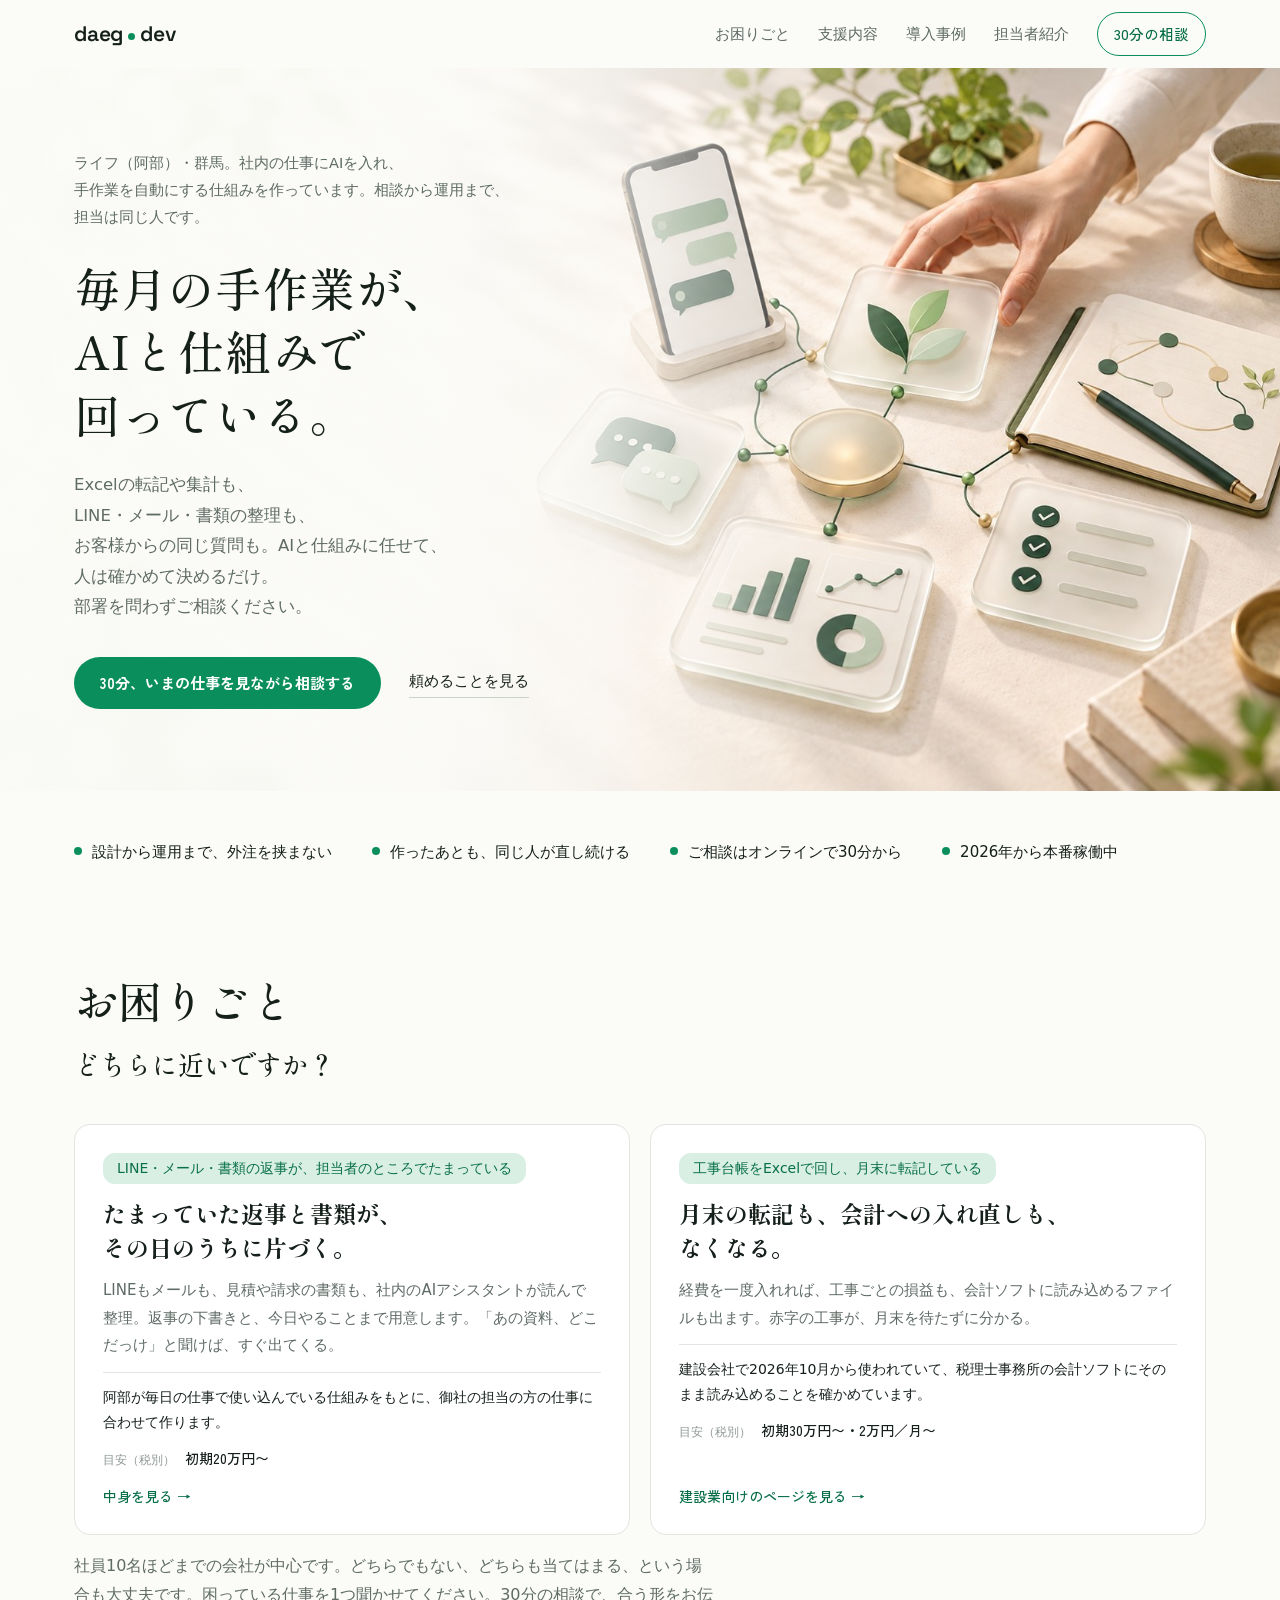
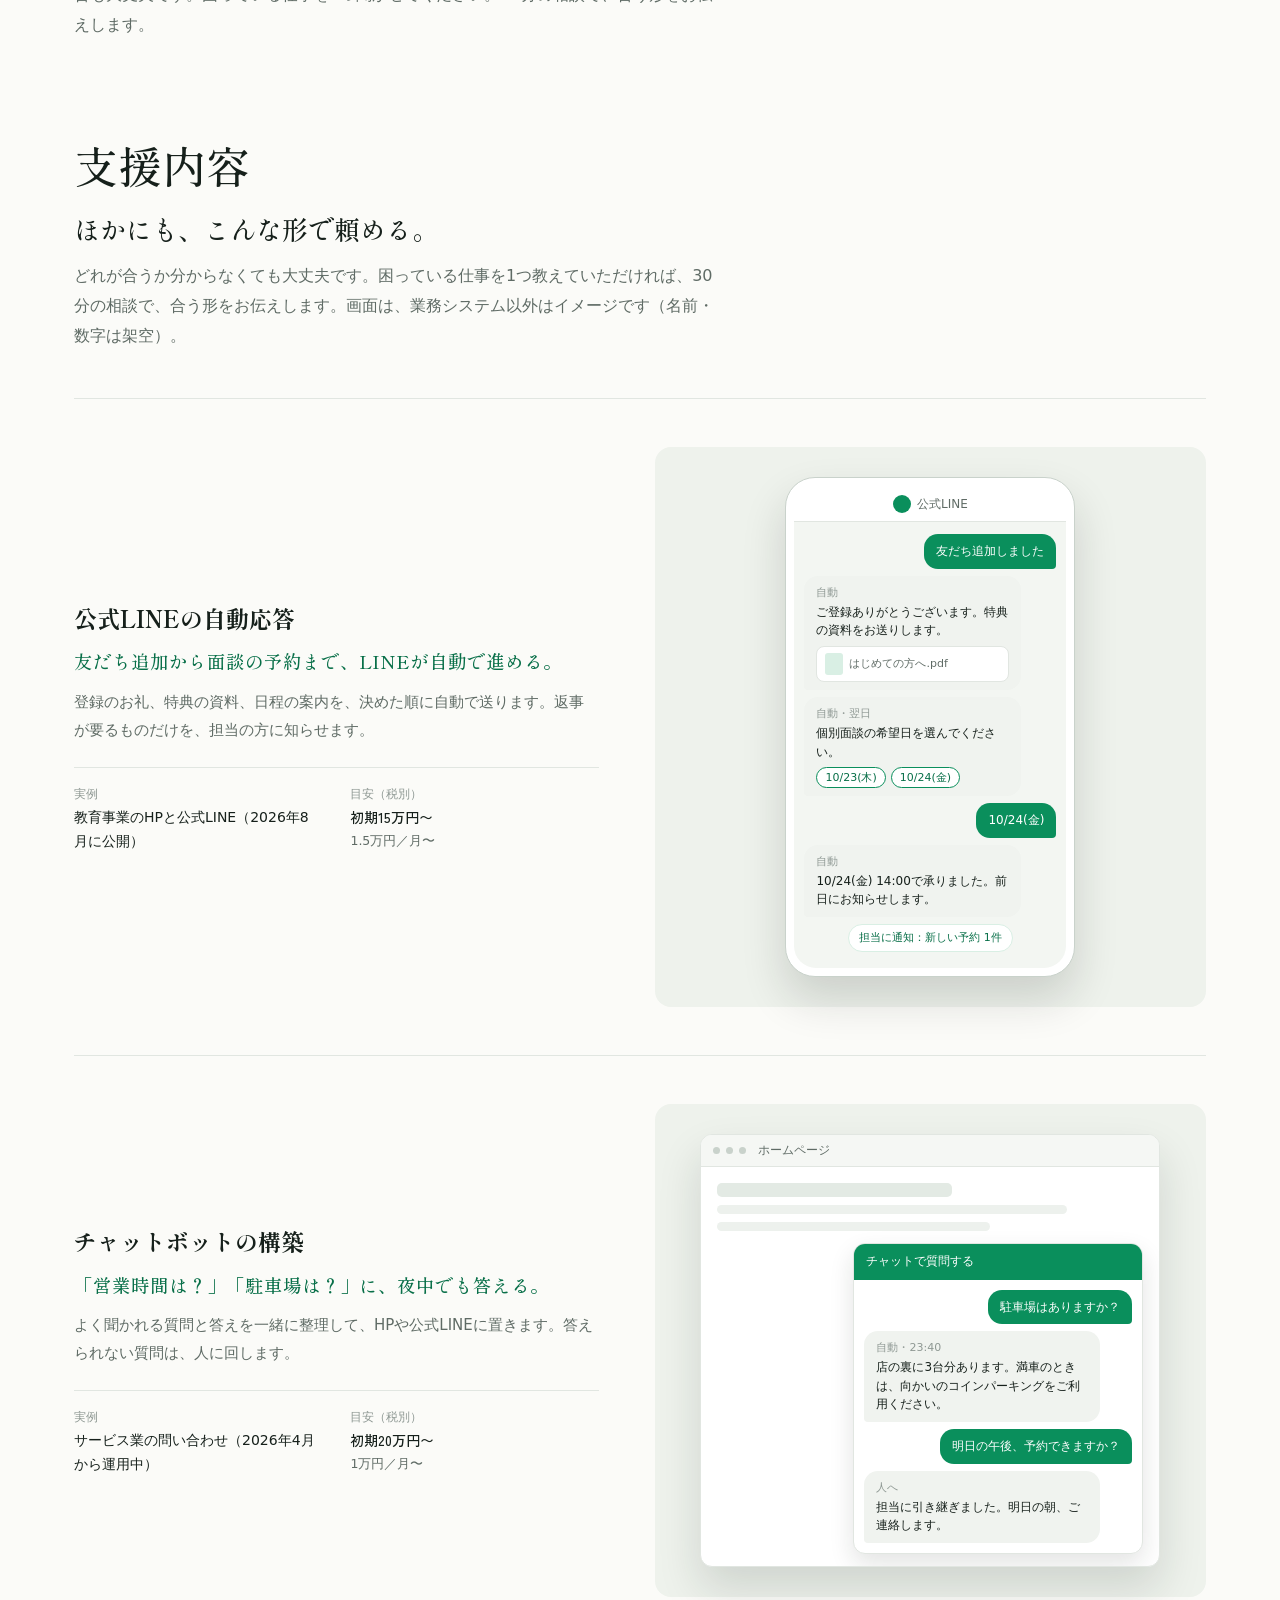
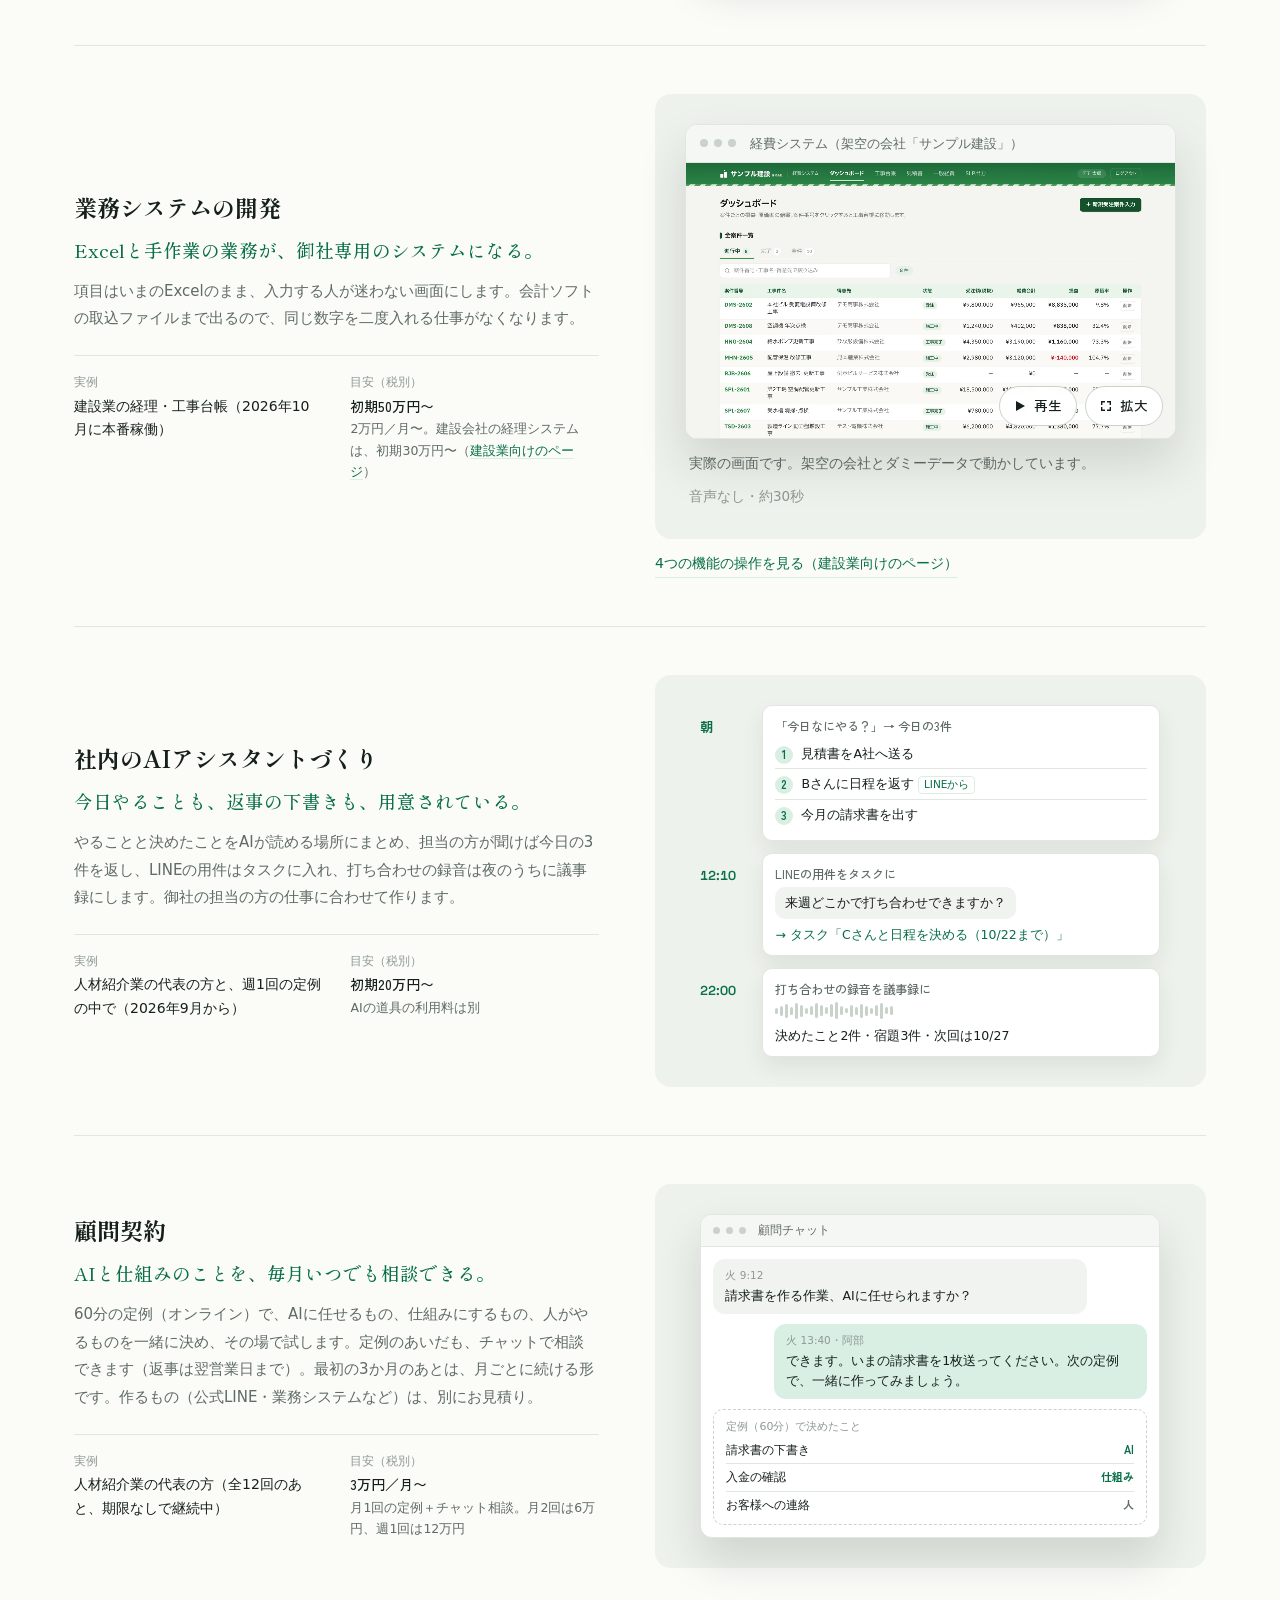
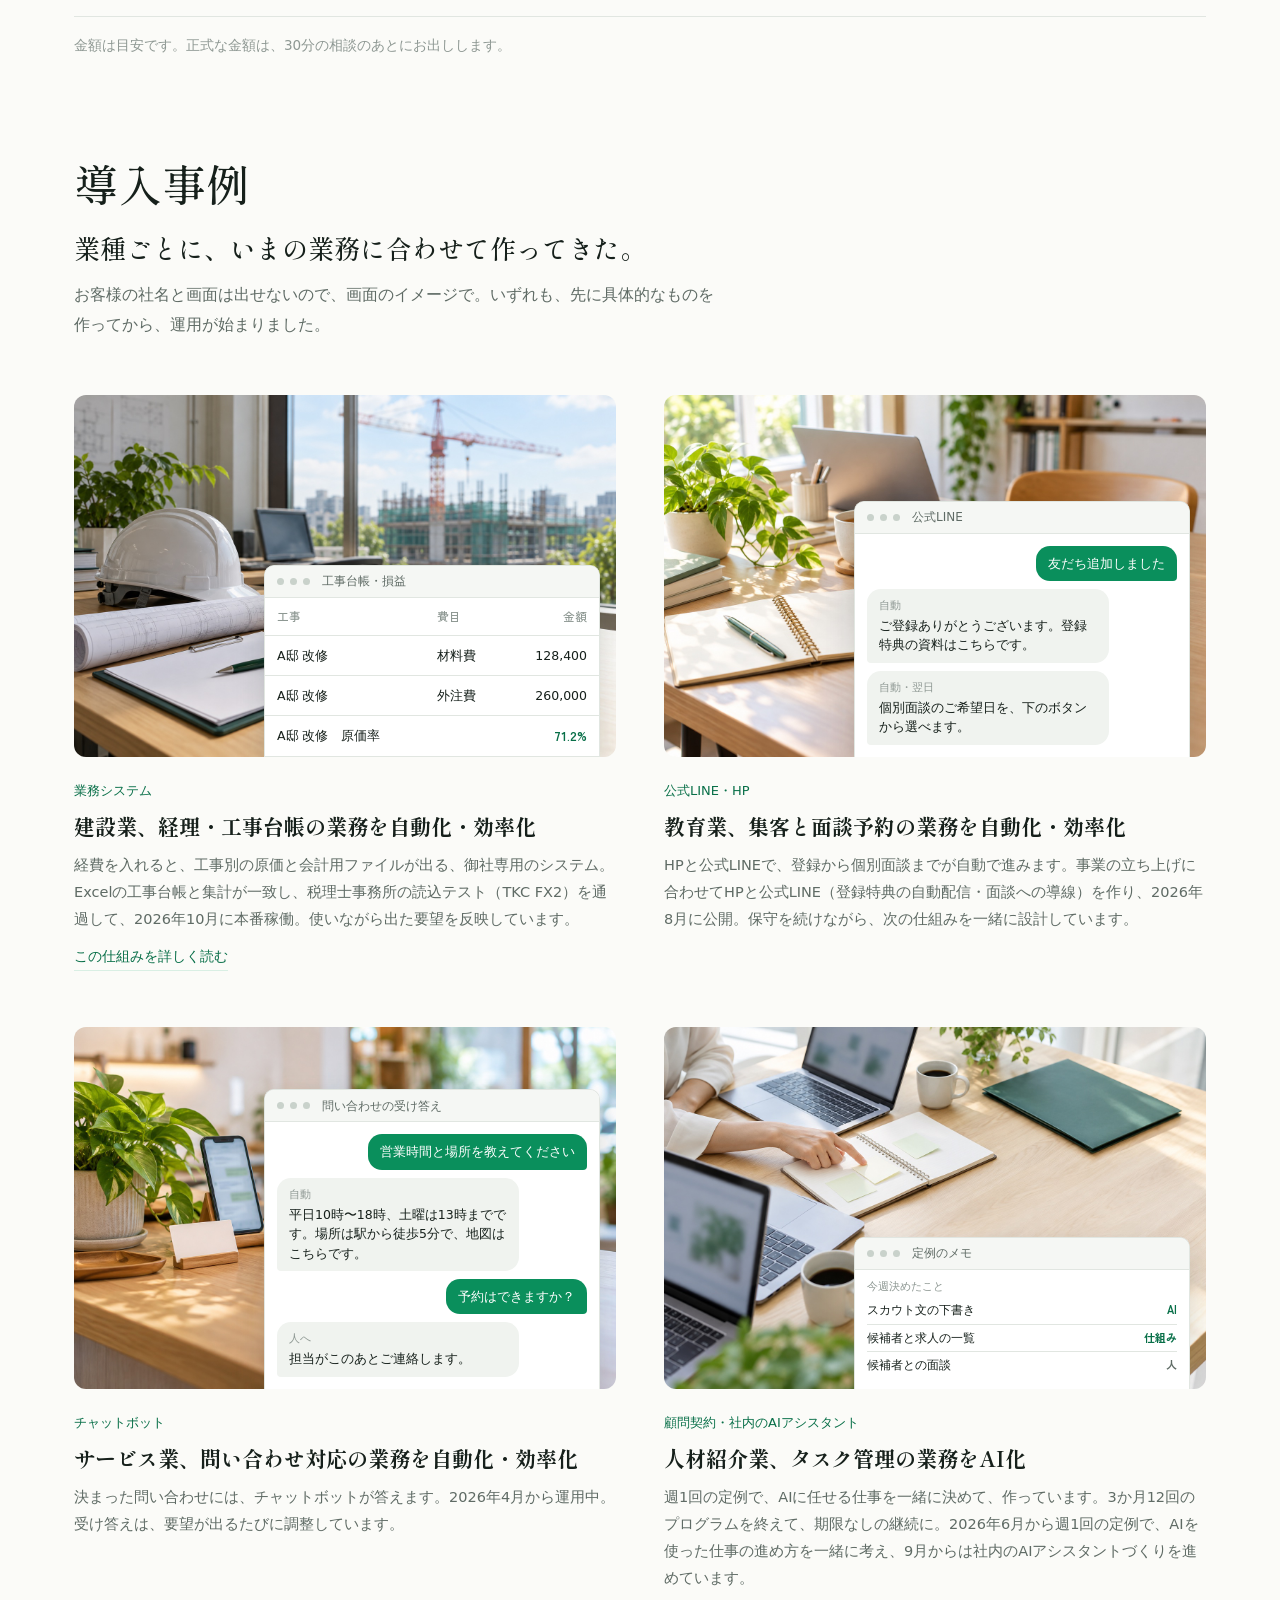
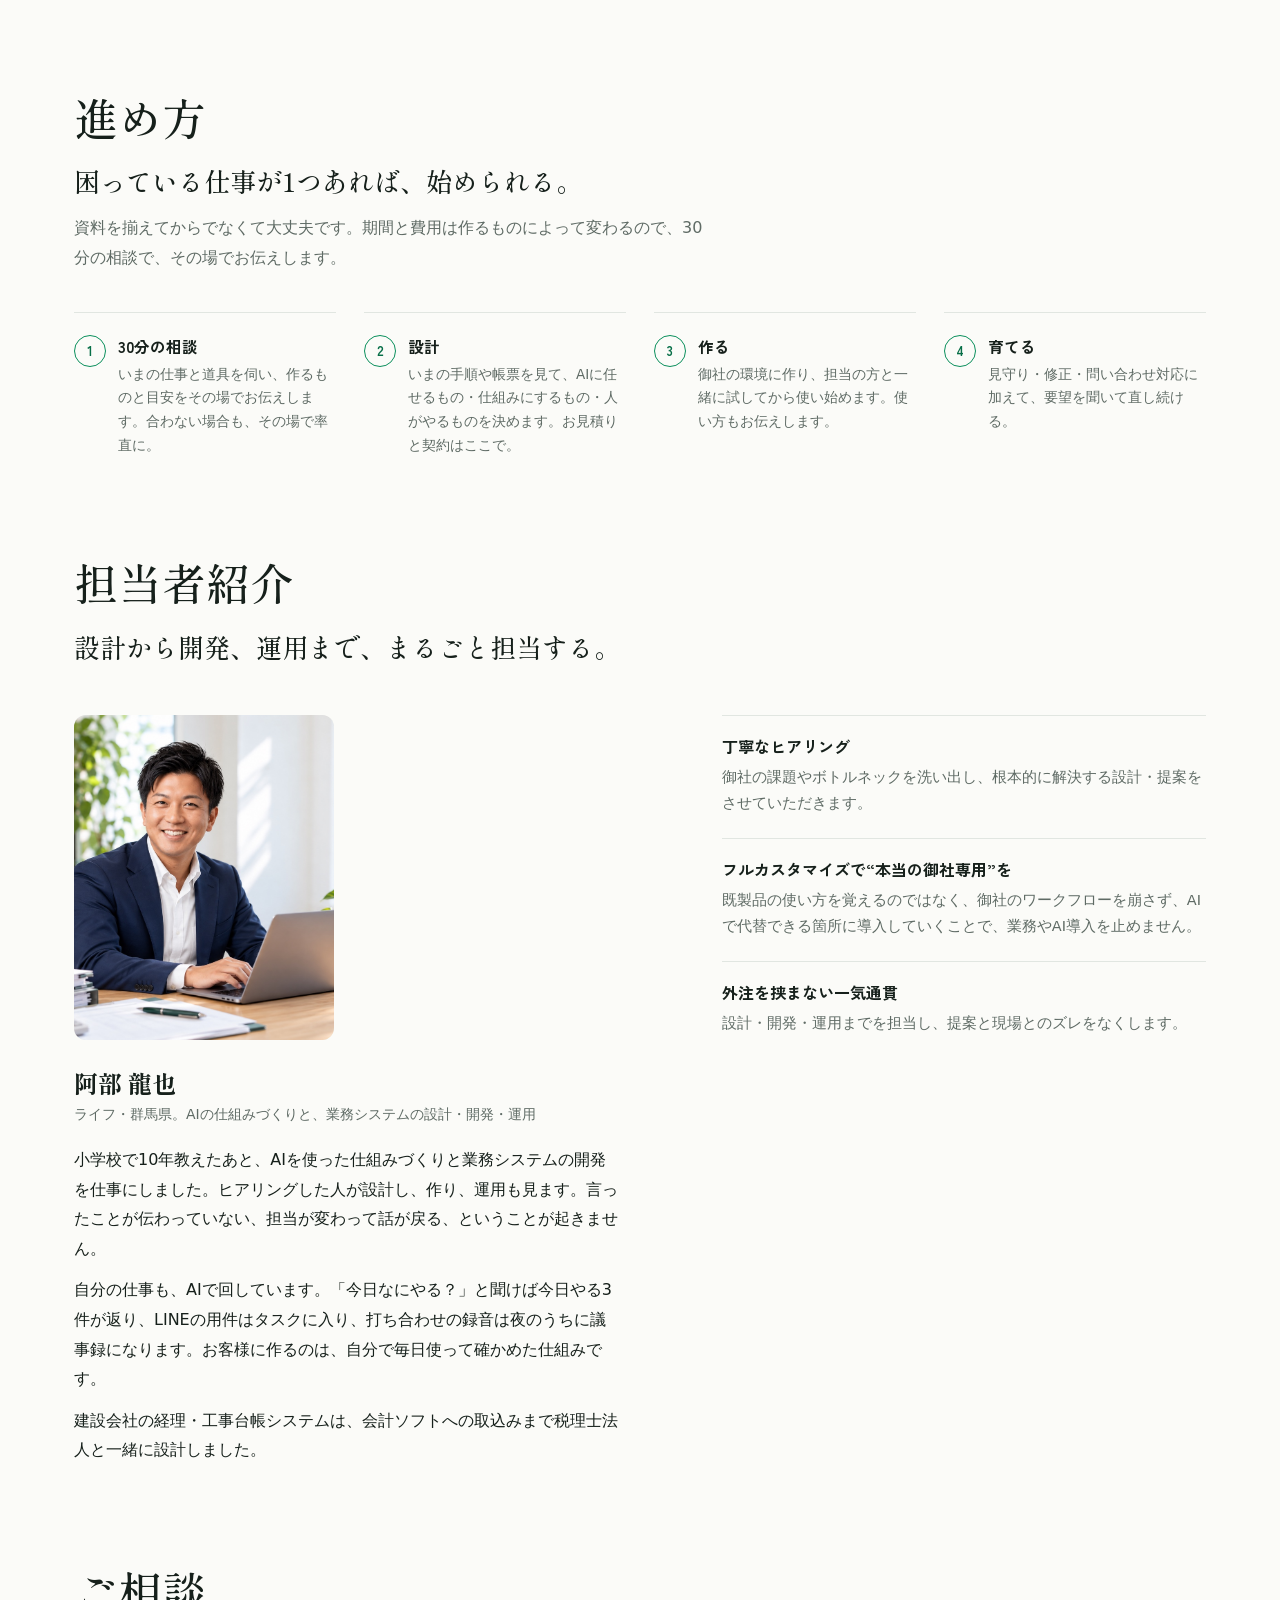
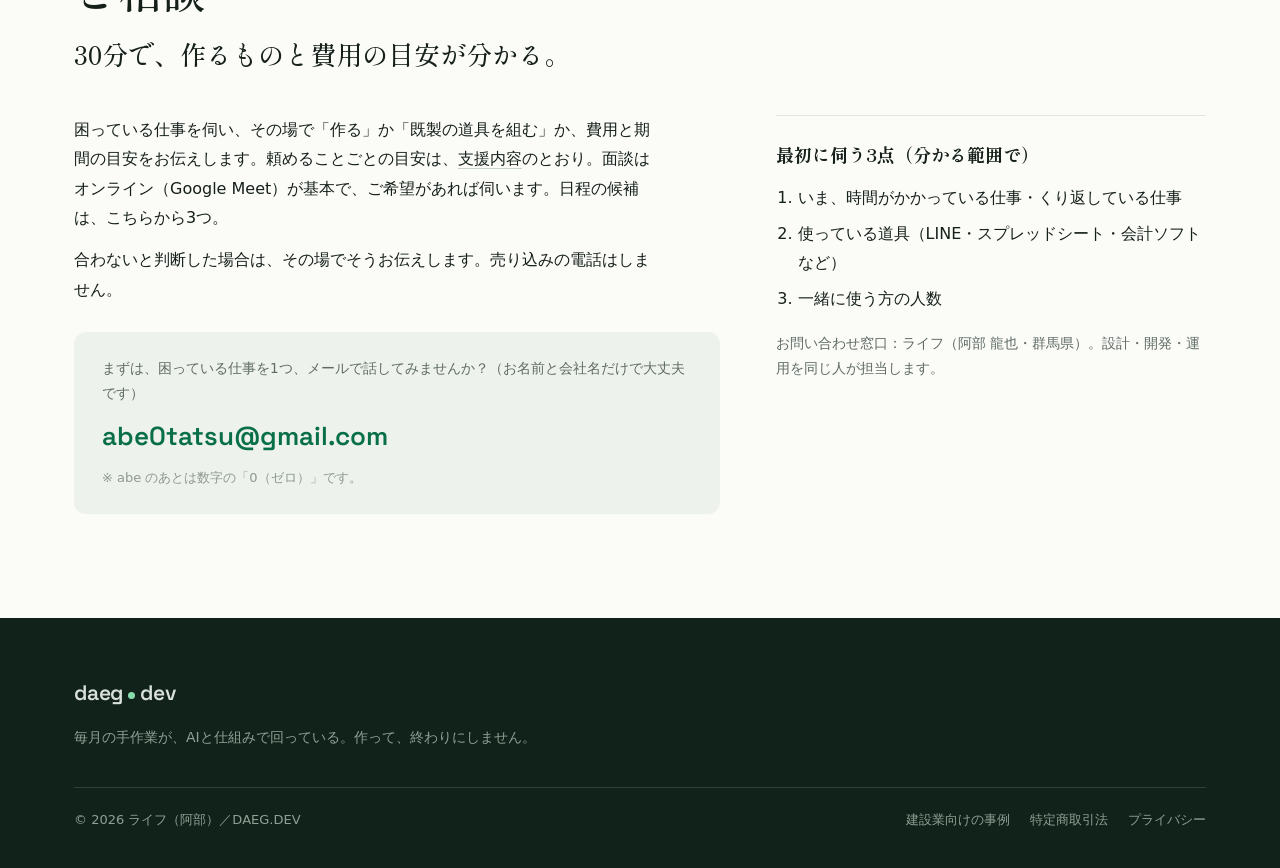
<file: index.html>
<!doctype html>
<html lang="ja">
<head>
  <meta charset="utf-8" />
  <meta name="viewport" content="width=device-width, initial-scale=1, viewport-fit=cover" />
  <title>毎月の手作業が、AIと仕組みで回っている｜ライフ（阿部）</title>
  <meta name="description" content="社内の仕事にAIを入れ、手作業を自動にします。公式LINEの自動応答、チャットボット、業務システムの開発、社内のAIアシスタントづくり、顧問契約まで。御社の仕事に合わせて作り、作ったあとも同じ人が直し続けます。群馬・ライフ（阿部）。" />
  <meta name="robots" content="index,follow" />

  <meta property="og:title" content="毎月の手作業が、AIと仕組みで回っている｜ライフ（阿部）" />
  <meta property="og:description" content="社内の仕事にAIを入れ、手作業を自動にします。公式LINEの自動応答、チャットボット、業務システムの開発、社内のAIアシスタントづくり、顧問契約まで。作ったあとも、同じ人が直し続けます。" />
  <meta property="og:type" content="website" />
  <meta property="og:url" content="https://tr-1103.github.io/daeg-dev/" />
  <link rel="canonical" href="https://tr-1103.github.io/daeg-dev/" />
  <meta property="og:image" content="https://tr-1103.github.io/daeg-dev/assets/images/og-business.png" />
  <meta property="og:image:width" content="1200" />
  <meta property="og:image:height" content="630" />
  <meta name="twitter:card" content="summary_large_image" />

  <link rel="icon" href="./assets/favicon.svg" type="image/svg+xml" />
  <link rel="apple-touch-icon" href="./assets/apple-touch-icon.png" />

  <link rel="preconnect" href="https://fonts.googleapis.com" />
  <link rel="preconnect" href="https://fonts.gstatic.com" crossorigin />
  <link href="https://fonts.googleapis.com/css2?family=Shippori+Mincho+B1:wght@500;700&family=Zen+Kaku+Gothic+New:wght@400;500;700&family=Space+Grotesk:wght@600&display=swap" rel="stylesheet" />

  <style>
    /* ========== トップ（働き方を変える人のポートフォリオ）方向B「白い展示室」 2026-10-17／サービス全般へ 2026-10-19 ==========
       色：生成りがかった白（--bg）に、展示台の薄緑（--mat）と画面の白。差し色は深緑（--green）だけ。
       字：見出し＝Shippori Mincho B1／本文＝Zen Kaku Gothic New。製品ページ（Noto Serif JP＋Noto Sans JP）とは別の顔。
       組み：左寄せ、余白を広く。見出しは、5つの支援がつながる横長の背景画像に重ねる。
       このページは assets/style.css を読まない（製品ページ・法令ページはそのまま）。 */
    :root{
      --bg:#FBFBF8; --mat:#EEF2EC; --screen:#FFFFFF; --bar:#F5F7F4;
      --ink:#16201B; --ink-sub:#5F6B65; --mute:#8E9893; --line:#E1E6E1; --line-strong:#C9D2CB;
      --green:#0A8F5C; --green-deep:#086F48; --green-soft:#D9EFE4; --red:#B4483B;
      --foot:#102219; --foot-text:#D9E0DB; --foot-mute:#8FA096;
      --serif:"Shippori Mincho B1","Hiragino Mincho ProN","Yu Mincho",serif;
      --sans:"Zen Kaku Gothic New","Hiragino Sans","Noto Sans JP",system-ui,sans-serif;
      --logo:"Space Grotesk","Zen Kaku Gothic New",sans-serif;
      --max:1180px;
      color-scheme:light;
    }
    *{box-sizing:border-box}
    html{scroll-behavior:smooth}
    @media (prefers-reduced-motion:reduce){ html{scroll-behavior:auto} }
    body{margin:0;background:var(--bg);color:var(--ink);font-family:var(--sans);font-size:16px;line-height:1.85;-webkit-font-smoothing:antialiased}
    a{color:inherit;text-decoration:none}
    p{margin:0}
    .wrap{max-width:var(--max);margin:0 auto;padding-inline:24px}
    .nb{white-space:nowrap}
    :focus-visible{outline:2px solid var(--green);outline-offset:3px}

    /* ヘッダー */
    .hd{position:sticky;top:0;z-index:5;background:rgba(251,251,248,.9);backdrop-filter:blur(10px);-webkit-backdrop-filter:blur(10px)}
    .hd .wrap{display:flex;align-items:center;justify-content:space-between;height:68px}
    .logo{font-family:var(--logo);font-weight:600;font-size:21px;letter-spacing:-.01em;display:inline-flex;align-items:baseline;gap:5px}
    .logo .dot{width:7px;height:7px;border-radius:50%;background:var(--green);display:inline-block;transform:translateY(-1px)}
    .nav{display:flex;gap:28px;align-items:center;font-size:14.5px;color:var(--ink-sub)}
    .nav a:hover{color:var(--ink)}
    .nav .cta{color:var(--green-deep);border:1px solid var(--green);border-radius:999px;padding:8px 16px;font-weight:500}
    .nav .cta:hover{background:var(--green-soft)}
    @media (max-width:760px){ .nav{gap:18px} .nav a:not(.cta){display:none} }

    /* 見出し */
    .hero{position:relative;isolation:isolate;overflow:hidden;display:grid;align-items:center;min-height:620px;padding:0;background:var(--bg)}
    .hero::after{content:"";position:absolute;inset:0;z-index:-1;pointer-events:none;background:linear-gradient(90deg,rgba(251,251,248,.99) 0%,rgba(251,251,248,.97) 34%,rgba(251,251,248,.76) 47%,rgba(251,251,248,.18) 64%,rgba(251,251,248,0) 78%)}
    .hero-bg{position:absolute;inset:0;z-index:-2;margin:0;pointer-events:none}
    .hero-bg img{display:block;width:100%;height:100%;object-fit:cover;object-position:center center}
    .hero-grid{position:relative;z-index:1;width:100%;padding-block:82px}
    .hero-text{max-width:520px;min-width:0}
    .hero .lead{max-width:25em}
    /* 見出しの文字が最大（50px）になる幅から、1行に「AIに任せる働き方へ。」が収まるよう、文の列を少し広げる（説明文は25emのまま） */
    @media (min-width:1390px){ .hero-text{max-width:560px} }
    /* 1600pxより広い画面：画像を右に寄せて幅を1600pxで止め、左端をぼかす（被写体が見出しの側へ寄ってこないように） */
    @media (min-width:1601px){
      .hero-bg{left:auto;right:0;width:1600px;-webkit-mask-image:linear-gradient(90deg,transparent 0,#000 30%);mask-image:linear-gradient(90deg,transparent 0,#000 30%)}
    }
    @media (max-width:1099px){
      .hero{align-items:start;min-height:900px}
      .hero::after{background:linear-gradient(180deg,rgba(251,251,248,1) 0%,rgba(251,251,248,1) 46%,rgba(251,251,248,.9) 54%,rgba(251,251,248,.2) 69%,rgba(251,251,248,0) 82%)}
      .hero-bg{inset:auto 0 0;height:52%}
      .hero-bg img{object-position:68% center}
      .hero-grid{padding-top:54px;padding-bottom:440px}
      .hero-text{max-width:650px}
      .hero .lead{max-width:36em}
    }
    @media (max-width:520px){
      .hero{min-height:850px}
      .hero::after{background:linear-gradient(180deg,rgba(251,251,248,1) 0%,rgba(251,251,248,1) 51%,rgba(251,251,248,.84) 60%,rgba(251,251,248,.1) 76%,rgba(251,251,248,0) 88%)}
      .hero-bg{height:46%}
      .hero-bg img{object-position:66% center}
      .hero-grid{padding-top:48px;padding-bottom:370px}
    }
    .who{font-size:14.5px;color:var(--ink-sub);margin:0 0 26px}
    h1{font-family:var(--serif);font-weight:500;font-size:clamp(32px,3.6vw,50px);line-height:1.36;letter-spacing:.02em;margin:0}
    .sub{font-family:var(--serif);font-weight:500;font-size:clamp(19px,2.1vw,25px);color:var(--green);margin:22px 0 0;line-height:1.5}
    .lead{font-size:16.5px;color:var(--ink-sub);max-width:36em;margin:26px 0 0}
    .ctas{display:flex;flex-wrap:wrap;gap:18px 28px;align-items:center;margin-top:34px}
    .btn{display:inline-flex;align-items:center;justify-content:center;min-height:52px;padding:0 26px;border-radius:999px;font-weight:700;font-size:15px;line-height:1.3;text-align:center;background:var(--green);color:#fff}
    .btn:hover{background:var(--green-deep)}
    .tlink{font-size:15px;color:var(--ink);border-bottom:1px solid var(--line-strong);padding-bottom:2px}
    .tlink:hover{border-color:var(--green);color:var(--green-deep)}

    /* 頼めることの模式画面（支援内容の各デモでも使う） */
    .collage{background:var(--mat);border-radius:16px;padding:clamp(14px,2vw,24px);display:grid;grid-template-columns:repeat(2,minmax(0,1fr));grid-template-areas:"line task" "line sys" "bot memo";grid-template-rows:auto 1fr auto;gap:clamp(10px,1.4vw,16px);align-items:start}
    .m{min-width:0;background:var(--screen);border:1px solid var(--line);border-radius:10px;box-shadow:0 14px 30px rgba(22,32,27,.10);overflow:hidden}
    .m-line{grid-area:line} .m-task{grid-area:task} .m-sys{grid-area:sys} .m-bot{grid-area:bot} .m-memo{grid-area:memo}
    .m .bar{display:flex;align-items:center;gap:6px;height:30px;padding:0 12px;border-bottom:1px solid var(--line);background:var(--bar);font-size:11.5px;color:var(--ink-sub)}
    .m .bar i{width:7px;height:7px;border-radius:50%;background:var(--line-strong);flex:none}
    .m .bar .t{margin-left:6px;min-width:0;white-space:nowrap;overflow:hidden;text-overflow:ellipsis}
    .m .chat{padding:10px;gap:7px;font-size:12px}
    .m .bub{max-width:88%;padding:7px 10px}
    .chips{display:flex;flex-wrap:wrap;gap:5px}
    .chips span{border:1px solid var(--green);color:var(--green-deep);border-radius:999px;padding:1px 8px;font-size:11px;background:var(--screen)}
    .todo{list-style:none;margin:0;padding:8px 12px 10px;font-size:12.5px;line-height:1.55;counter-reset:t}
    .todo li{counter-increment:t;display:flex;gap:8px;align-items:baseline;padding:5px 0;border-bottom:1px solid var(--line);min-width:0}
    .todo li:last-child{border-bottom:0}
    .todo li::before{content:counter(t);flex:none;width:18px;height:18px;border-radius:50%;background:var(--green-soft);color:var(--green-deep);font-size:11px;font-weight:700;display:grid;place-items:center;font-variant-numeric:tabular-nums;transform:translateY(1px)}
    .todo .tx{min-width:0;flex:1}
    .todo small{display:inline-block;font-size:10.5px;line-height:1.5;color:var(--green-deep);border:1px solid var(--green-soft);border-radius:4px;padding:0 5px;white-space:nowrap}
    .m table{width:100%;border-collapse:collapse;font-size:12px}
    .m th,.m td{padding:6px 12px;text-align:left;border-bottom:1px solid var(--line);white-space:nowrap}
    .m th{color:var(--mute);font-weight:500;font-size:11px}
    .m tr:last-child td{border-bottom:0}
    .m .r{text-align:right;font-variant-numeric:tabular-nums}
    .m .up{color:var(--green-deep);font-weight:700} .m .dn{color:var(--red);font-weight:700}
    .memo{margin:0;padding:8px 12px 10px;font-size:12px;line-height:1.55}
    .memo .h{color:var(--mute);font-size:11px;margin-bottom:2px}
    .memo ul{list-style:none;margin:0;padding:0}
    .memo li{display:flex;justify-content:space-between;gap:8px;padding:4px 0;border-bottom:1px solid var(--line)}
    .memo li:last-child{border-bottom:0}
    .memo li span:first-child{min-width:0;overflow:hidden;text-overflow:ellipsis;white-space:nowrap}
    .memo b{flex:none;font-size:11px;font-weight:700;color:var(--green-deep)}
    .memo b.p{color:var(--ink-sub)}
    @media (max-width:520px){
      .collage{gap:8px;padding:10px;border-radius:12px}
      .m .bar{height:26px;font-size:10.5px;padding:0 9px}
      .m .chat,.todo,.memo{font-size:11px}
      .m .chat{padding:8px}
      .todo,.memo{padding:6px 9px 8px}
      .m th,.m td{padding:5px 8px;font-size:11px}
    }

    /* 動いている画面（架空の会社・ダミーデータで動かした、実際のシステムの画面と操作動画） */
    .vf{position:relative;background:var(--screen);border:1px solid var(--line);border-radius:12px;box-shadow:0 24px 48px rgba(22,32,27,.14);overflow:hidden}
    .vf .bar{display:flex;align-items:center;gap:6px;height:38px;padding:0 14px;border-bottom:1px solid var(--line);background:var(--bar);font-size:12.5px;color:var(--ink-sub)}
    .vf .bar i{width:8px;height:8px;border-radius:50%;background:var(--line-strong);flex:none}
    .vf .bar .t{margin-left:8px;min-width:0;white-space:nowrap;overflow:hidden;text-overflow:ellipsis}
    .vf video,.vf img{display:block;width:100%;height:auto;aspect-ratio:16/9;background:#F4F5F2}
    .vf video{cursor:zoom-in}
    .vf .ctls{position:absolute;right:12px;bottom:12px;display:flex;gap:8px}
    .vf .ctl{display:inline-flex;align-items:center;gap:8px;min-height:40px;padding:0 14px;border:1px solid var(--line-strong);border-radius:999px;background:rgba(255,255,255,.94);color:var(--ink);font:500 13.5px/1 var(--sans);cursor:pointer;-webkit-backdrop-filter:blur(6px);backdrop-filter:blur(6px)}
    .vf .ctl:hover{border-color:var(--green);color:var(--green-deep)}
    .vf .ctl svg{width:12px;height:12px;fill:currentColor;flex:none}
    .cap{display:flex;justify-content:space-between;gap:8px 16px;flex-wrap:wrap;font-size:13.5px;color:var(--ink-sub);margin-top:14px;padding-inline:4px}
    .cap span{display:block}
    .cap span+span{color:var(--mute)}
    @media (max-width:760px){ .vf .ctls{right:8px;bottom:8px;gap:6px} .vf .ctl{min-height:36px;padding:0 11px} }

    /* 大きく見る（クリック・タップで開く） */
    .lb{border:0;padding:0;margin:0;width:100%;max-width:none;height:100%;max-height:none;background:transparent}
    .lb::backdrop{background:rgba(16,34,25,.8)}
    .lb-box{width:min(1240px,calc(100% - 32px));margin:4vh auto 0;background:var(--screen);border-radius:12px;overflow:hidden;box-shadow:0 30px 80px rgba(0,0,0,.4)}
    .lb-bar{display:flex;align-items:center;justify-content:space-between;gap:12px;height:52px;padding:0 8px 0 18px;border-bottom:1px solid var(--line);background:var(--bar);font-size:14.5px;color:var(--ink)}
    .lb-bar span{min-width:0;white-space:nowrap;overflow:hidden;text-overflow:ellipsis}
    .lb-x{flex:none;width:40px;height:40px;border:0;border-radius:50%;background:transparent;color:var(--ink);font:400 26px/1 var(--sans);cursor:pointer}
    .lb-x:hover{background:var(--green-soft)}
    .lb-scr video{display:block;width:100%;height:auto;aspect-ratio:16/9;background:#F4F5F2}
    .lb-hint{display:none;margin:0;padding:8px 16px;font-size:12.5px;color:var(--ink-sub);border-top:1px solid var(--line)}
    @media (max-width:760px){
      .lb-box{width:calc(100% - 16px);margin-top:2vh}
      .lb-scr{overflow-x:auto;-webkit-overflow-scrolling:touch;overscroll-behavior-x:contain}
      .lb-scr video{width:900px;max-width:none}
      .lb-hint{display:block}
    }

    /* 事実：静かな1行 */
    .facts{padding:48px 0 8px}
    .facts ul{list-style:none;margin:0;padding:0;display:flex;flex-wrap:wrap;gap:10px 40px;font-size:15px;color:var(--ink)}
    .facts li{display:flex;gap:10px;align-items:baseline;min-width:0}
    .facts li::before{content:"";width:8px;height:8px;border-radius:50%;background:var(--green);flex:none;transform:translateY(-2px)}

    /* 節の共通 */
    .sec{padding:96px 0 0}
    .sec h2{font-family:var(--serif);font-weight:500;font-size:clamp(30px,3.6vw,44px);line-height:1.35;margin:0;text-wrap:balance}
    .sec .catch{font-family:var(--serif);font-weight:500;font-size:clamp(20px,2.2vw,26px);line-height:1.55;color:var(--ink);max-width:32em;margin:14px 0 0}
    .sec .catch + .sl{margin-top:12px}
    .sec .sl{color:var(--ink-sub);max-width:40em;margin:16px 0 0}
    @media (max-width:760px){ .sec{padding:72px 0 0} }

    /* お困りごと：入口2つ（相手の困りごと→手に入るもの→2文→根拠→目安） */
    .ent{margin-top:40px;display:grid;grid-template-columns:repeat(2,minmax(0,1fr));gap:20px}
    .ent-card{display:flex;flex-direction:column;gap:12px;min-width:0;background:var(--screen);border:1px solid var(--line);border-radius:16px;padding:28px 28px 24px;transition:border-color .2s}
    .ent-card:hover{border-color:var(--green)}
    .ent-card .q{font-size:14px;color:var(--green-deep);background:var(--green-soft);border-radius:12px;padding:4px 14px;align-self:flex-start;line-height:1.6}
    .ent-card .get{font-family:var(--serif);font-weight:700;font-size:clamp(20px,2vw,23px);line-height:1.5;color:var(--ink)}
    .ent-card .d{font-size:15px;color:var(--ink-sub);line-height:1.85}
    .ent-card .proof{font-size:14px;color:var(--ink);line-height:1.75;padding-top:12px;border-top:1px solid var(--line)}
    .ent-card .yen{font-size:14px;font-variant-numeric:tabular-nums;font-weight:500}
    .ent-card .yen span{font-size:12px;color:var(--mute);font-weight:400;margin-right:10px}
    .ent-card .more{margin-top:auto;font-size:14px;color:var(--green-deep);font-weight:500}
    .ent-card .more::after{content:" →"}
    @media (max-width:860px){ .ent{grid-template-columns:1fr} .ent-card{padding:22px 20px 20px} }

    /* 支援内容：頼めること5つ。左に文（名前・起きること・説明・実例と目安）、右にその仕事のデモ */
    .svc{margin-top:48px;border-bottom:1px solid var(--line)}
    .svc article{display:grid;grid-template-columns:minmax(0,1fr) minmax(0,1.05fr);gap:24px 56px;padding:48px 0;border-top:1px solid var(--line);align-items:center}
    .svc .txt,.svc .media{min-width:0}
    .svc h3{font-family:var(--serif);font-weight:700;font-size:23px;line-height:1.5;margin:0}
    .svc .say{font-family:var(--serif);font-weight:500;font-size:18.5px;line-height:1.6;color:var(--green-deep);margin:12px 0 0}
    .svc .d{font-size:15px;color:var(--ink-sub);line-height:1.85;margin-top:12px}
    .svc dl{margin:22px 0 0;display:grid;grid-template-columns:repeat(2,minmax(0,1fr));gap:12px 28px;font-size:14px;line-height:1.7;padding-top:16px;border-top:1px solid var(--line)}
    .svc dt{font-size:12px;color:var(--mute);margin:0}
    .svc dd{margin:2px 0 0}
    .svc dd a{color:var(--green-deep);border-bottom:1px solid var(--green-soft)}
    .svc dd a:hover{border-color:var(--green)}
    .svc .yen{font-variant-numeric:tabular-nums;font-weight:500}
    .svc .yen small{display:block;font-size:12.5px;color:var(--ink-sub);font-weight:400}
    .svc-note{font-size:13.5px;color:var(--mute);margin-top:16px}
    @media (max-width:860px){ .svc article{grid-template-columns:1fr;gap:22px;padding:36px 0} }
    @media (max-width:420px){ .svc dl{grid-template-columns:1fr} }

    /* デモの展示台（薄緑の台に、画面を1つ置く） */
    .stage{background:var(--mat);border-radius:16px;padding:clamp(16px,2.6vw,30px);display:grid;place-items:center;min-height:340px}
    .stage{grid-template-columns:minmax(0,1fr)}
    .stage>*{width:100%;min-width:0}
    .stage .cap{margin-top:12px}
    .media .go{display:inline-block;margin-top:12px;font-size:14px;color:var(--green-deep);border-bottom:1px solid var(--green-soft)}
    .media .go:hover{border-color:var(--green)}
    /* 公式LINE：スマホの画面 */
    .phone{max-width:290px;background:var(--screen);border:1px solid var(--line-strong);border-radius:30px;padding:8px;box-shadow:0 22px 44px rgba(22,32,27,.16)}
    .phone .ph-top{display:flex;align-items:center;justify-content:center;gap:6px;height:36px;font-size:12px;color:var(--ink-sub);border-bottom:1px solid var(--line)}
    .phone .ph-top b{width:18px;height:18px;border-radius:50%;background:var(--green);display:inline-block}
    .phone .chat{background:#F3F6F2;border-radius:0 0 22px 22px;padding:12px 10px 16px;font-size:12px;gap:7px}
    .phone .bub{max-width:86%}
    .file{display:flex;align-items:center;gap:6px;margin-top:6px;padding:6px 8px;border:1px solid var(--line);border-radius:8px;background:var(--screen);font-size:11px;color:var(--ink-sub)}
    .file i{flex:none;width:18px;height:22px;border-radius:3px;background:var(--green-soft);font-style:normal}
    .notice{align-self:center;font-size:11px;color:var(--green-deep);background:var(--screen);border:1px solid var(--green-soft);border-radius:999px;padding:3px 10px}
    /* チャットボット：ホームページ＋右下の質問窓 */
    .site{max-width:460px;background:var(--screen);border:1px solid var(--line);border-radius:12px;overflow:hidden;box-shadow:0 22px 44px rgba(22,32,27,.14)}
    .site .bar{display:flex;align-items:center;gap:6px;height:32px;padding:0 12px;border-bottom:1px solid var(--line);background:var(--bar);font-size:11.5px;color:var(--ink-sub)}
    .site .bar i{width:7px;height:7px;border-radius:50%;background:var(--line-strong);flex:none}
    .site .bar .t{margin-left:6px}
    .site .pg{position:relative;padding:16px 16px 12px;display:grid;gap:8px}
    .sk{height:9px;border-radius:5px;background:#EDF1ED}
    .sk.h{height:14px;width:55%;background:#E3EAE4} .sk.w8{width:82%} .sk.w6{width:64%} .sk.w7{width:72%}
    .widget{margin:4px 0 0 auto;width:min(290px,92%);border:1px solid var(--line);border-radius:12px;overflow:hidden;background:var(--screen);box-shadow:0 10px 24px rgba(22,32,27,.12)}
    .widget .wh{background:var(--green);color:#fff;font-size:11.5px;padding:7px 12px}
    .widget .chat{padding:10px;font-size:12px;gap:7px}
    .widget .bub{max-width:88%}
    /* 社内のAIアシスタント：一日の流れ（朝・昼・夜） */
    .day{list-style:none;margin:0;padding:0;display:grid;gap:12px;max-width:460px}
    .day>li{display:grid;grid-template-columns:52px minmax(0,1fr);gap:10px;align-items:start}
    .day .when{font-family:var(--logo);font-weight:600;font-size:13px;color:var(--green-deep);padding-top:11px;font-variant-numeric:tabular-nums}
    .day .card{min-width:0;background:var(--screen);border:1px solid var(--line);border-radius:10px;padding:10px 12px;box-shadow:0 10px 22px rgba(22,32,27,.08);font-size:12.5px;line-height:1.6}
    .day .card>b{display:block;font-size:12px;color:var(--ink-sub);font-weight:500;margin-bottom:4px}
    .day .todo{padding:0}
    .day .q{background:#F0F3EF;border-radius:10px;padding:6px 10px;display:inline-block}
    .day .to{display:block;margin-top:6px;color:var(--green-deep)}
    .wave{display:flex;align-items:center;gap:2px;height:18px;margin:2px 0 6px}
    .wave i{width:3px;border-radius:2px;background:var(--line-strong)}
    /* 顧問契約：チャットと定例のメモ */
    .thread{max-width:460px;background:var(--screen);border:1px solid var(--line);border-radius:12px;overflow:hidden;box-shadow:0 22px 44px rgba(22,32,27,.14)}
    .thread .bar{display:flex;align-items:center;gap:6px;height:32px;padding:0 12px;border-bottom:1px solid var(--line);background:var(--bar);font-size:11.5px;color:var(--ink-sub)}
    .thread .bar i{width:7px;height:7px;border-radius:50%;background:var(--line-strong);flex:none}
    .thread .bar .t{margin-left:6px}
    .thread .tb{padding:12px;display:grid;gap:10px;font-size:12.5px;line-height:1.6}
    .msg{max-width:86%;padding:8px 12px;border-radius:12px;background:#F0F3EF}
    .msg.abe{justify-self:end;background:var(--green-soft)}
    .msg small{display:block;font-size:10.5px;color:var(--mute);margin-bottom:2px}
    .thread .memo{border:1px dashed var(--line-strong);border-radius:10px;padding:8px 12px 6px}
    /* デモの動き：JSが動き、動きを減らす設定でない時だけ html に .play が付く。付かなければ最初から全部見えている */
    .play [data-step]{opacity:0;transform:translateY(6px);transition:opacity .45s ease,transform .45s ease}
    .play [data-step].in{opacity:1;transform:none}
    @media (max-width:520px){ .stage{min-height:0;padding:14px;border-radius:12px} .phone{max-width:260px} }

    /* 導入事例 */
    .grid{display:grid;grid-template-columns:repeat(2,minmax(0,1fr));gap:56px 48px;margin-top:56px}
    .work{min-width:0}
    .pic{position:relative;border-radius:12px;overflow:hidden;aspect-ratio:3/2;max-width:100%;background:var(--mat)}
    .pic img{display:block;width:100%;height:100%;object-fit:cover}
    .pic .shot{position:absolute;right:16px;bottom:0;width:62%}
    .shot{background:var(--screen);border:1px solid var(--line);border-bottom:0;border-radius:10px 10px 0 0;box-shadow:0 14px 30px rgba(22,32,27,.16);overflow:hidden}
    .shot .bar{display:flex;align-items:center;gap:6px;height:32px;padding:0 12px;border-bottom:1px solid var(--line);background:var(--bar);font-size:12px;color:var(--ink-sub)}
    .shot .bar i{width:7px;height:7px;border-radius:50%;background:var(--line-strong)}
    .shot .bar .t{margin-left:6px}
    .shot table{width:100%;border-collapse:collapse;font-size:12.5px}
    .shot th,.shot td{padding:8px 12px;text-align:left;border-bottom:1px solid var(--line);white-space:nowrap}
    .shot th{color:var(--mute);font-weight:500;font-size:11.5px}
    .shot .r{text-align:right;font-variant-numeric:tabular-nums}
    .shot .ok{color:var(--green-deep);font-weight:700}
    .chat{padding:12px;display:flex;flex-direction:column;gap:8px;font-size:12.5px}
    .bub{max-width:78%;padding:8px 12px;border-radius:14px;line-height:1.55;background:#F0F3EF;color:var(--ink)}
    .bub.me{align-self:flex-end;background:var(--green);color:#fff;border-bottom-right-radius:4px}
    .bub.bot{border-bottom-left-radius:4px}
    .bub small{display:block;font-size:11px;color:var(--mute);margin-bottom:2px}
    .label{margin-top:22px}
    .label .ind{font-size:13px;color:var(--green-deep);margin:0 0 8px}
    .label h3{font-family:var(--serif);font-weight:700;font-size:21px;line-height:1.5;margin:0}
    .label p{font-size:14.5px;color:var(--ink-sub);margin:10px 0 0;line-height:1.85}
    .label .more{display:inline-block;margin-top:12px;font-size:14px;color:var(--green-deep);border-bottom:1px solid var(--green-soft)}
    .label .more:hover{border-color:var(--green)}
    @media (max-width:760px){ .grid{grid-template-columns:1fr;gap:48px;margin-top:40px} .pic .shot{width:72%;right:12px} }

    /* 進め方 */
    .flow ol{list-style:none;margin:40px 0 0;padding:0;display:grid;grid-template-columns:repeat(4,minmax(0,1fr));gap:28px;counter-reset:f}
    .flow li{min-width:0;counter-increment:f;padding-left:44px;position:relative;padding-top:22px;border-top:1px solid var(--line)}
    .flow li::before{content:counter(f);position:absolute;left:0;top:22px;width:30px;height:30px;border-radius:50%;border:1px solid var(--green);color:var(--green-deep);font-size:13px;font-weight:700;display:grid;place-items:center;font-variant-numeric:tabular-nums}
    .flow b{display:block;font-size:15.5px;font-weight:700;line-height:1.5}
    .flow span{display:block;font-size:13.5px;color:var(--ink-sub);margin-top:4px;line-height:1.75}
    @media (max-width:900px){ .flow ol{grid-template-columns:repeat(2,minmax(0,1fr))} }
    @media (max-width:520px){ .flow ol{grid-template-columns:1fr;gap:22px} }

    /* 担当者紹介 */
    .person{display:grid;grid-template-columns:minmax(0,1.1fr) minmax(0,.9fr);gap:56px;margin-top:48px;align-items:start}
    .portrait{margin:0 0 26px;width:min(260px,70%);aspect-ratio:4/5;border-radius:12px;overflow:hidden;background:var(--mat);display:grid;place-items:center}
    .portrait img{display:block;width:100%;height:100%;object-fit:cover;object-position:22% center}
    .person .name{font-family:var(--serif);font-weight:700;font-size:24px;line-height:1.4;margin:0}
    .person .name small{display:block;font-family:var(--sans);font-weight:400;font-size:14px;color:var(--ink-sub);margin-top:6px}
    .person .bio{margin-top:20px;color:var(--ink);max-width:34em}
    .person .bio p + p{margin-top:12px}
    .ways{list-style:none;margin:0;padding:0;display:grid;gap:22px}
    .ways li{padding-top:18px;border-top:1px solid var(--line);min-width:0}
    .ways b{display:block;font-size:16px;font-weight:700;line-height:1.5}
    .ways span{display:block;font-size:14.5px;color:var(--ink-sub);margin-top:6px;line-height:1.8}
    @media (max-width:860px){ .person{grid-template-columns:1fr;gap:36px} }

    /* ご相談 */
    .contact{padding-bottom:104px}
    .cgrid{display:grid;grid-template-columns:minmax(0,1.2fr) minmax(0,.8fr);gap:56px;margin-top:40px;align-items:start}
    .cprose{color:var(--ink);max-width:36em}
    .cprose p + p{margin-top:12px}
    .mail{margin-top:28px;padding:24px 28px;background:var(--mat);border-radius:12px}
    .mail .l{font-size:13.5px;color:var(--ink-sub);margin:0 0 6px}
    .mail a{font-family:var(--logo);font-weight:600;font-size:clamp(20px,2.4vw,26px);color:var(--green-deep);word-break:break-all}
    .mail .z{font-size:13px;color:var(--mute);margin-top:6px}
    .ask{padding-top:22px;border-top:1px solid var(--line)}
    .ask h3{font-family:var(--serif);font-weight:700;font-size:18px;margin:0 0 12px}
    .ask ol{margin:0;padding-left:22px;color:var(--ink)}
    .ask li{margin-bottom:6px}
    .ask .note{font-size:13.5px;color:var(--ink-sub);margin-top:18px}
    @media (max-width:860px){ .cgrid{grid-template-columns:1fr;gap:36px} .contact{padding-bottom:80px} }

    /* フッター */
    .ft{background:var(--foot);color:var(--foot-text);padding:56px 0 36px}
    .ft .top{display:flex;justify-content:space-between;gap:24px;flex-wrap:wrap;align-items:flex-end}
    .ft .logo .dot{background:#86DBAC}
    .ft .tag{font-size:14px;color:var(--foot-mute);margin-top:12px}
    .ft .bottom{display:flex;justify-content:space-between;gap:12px 24px;flex-wrap:wrap;margin-top:36px;padding-top:20px;border-top:1px solid rgba(217,224,219,.16);font-size:13px;color:var(--foot-mute)}
    .ft ul{list-style:none;margin:0;padding:0;display:flex;gap:20px;flex-wrap:wrap}
    .ft ul a:hover{color:var(--foot-text)}
  </style>
</head>
<body>
  <header class="hd">
    <div class="wrap">
      <a class="logo" href="./" aria-label="ページの先頭へ">daeg<span class="dot"></span>dev</a>
      <nav class="nav" aria-label="ページ内">
        <a href="#worries">お困りごと</a>
        <a href="#services">支援内容</a>
        <a href="#works">導入事例</a>
        <a href="#who">担当者紹介</a>
        <a class="cta" href="#contact">30分の相談</a>
      </nav>
    </div>
  </header>

  <main>
    <!-- 見出し：タイトルの左余白を確保した、5つの支援がつながる背景画像 -->
    <section class="hero">
      <figure class="hero-bg">
        <img data-hero-stage src="./assets/images/business/hero-connected-work-wide.jpg" width="1672" height="941" alt="公式LINE、チャットボット、業務システム、社内のAIアシスタント、個別相談がひとつにつながる仕事環境のイメージ" fetchpriority="high" decoding="async" />
      </figure>
      <div class="wrap hero-grid">
        <div class="hero-text">
          <p class="who">ライフ（阿部）・群馬。<span class="nb">社内の仕事にAIを入れ、</span><span class="nb">手作業を自動にする仕組みを作っています。</span><span class="nb">相談から運用まで、</span><span class="nb">担当は同じ人です。</span></p>
          <h1><span class="nb">毎月の手作業が、</span><br /><span class="nb">AIと仕組みで</span><span class="nb">回っている。</span></h1>
          <p class="lead"><span class="nb">Excelの転記や集計も、</span><span class="nb">LINE・メール・書類の整理も、</span><span class="nb">お客様からの同じ質問も。</span><span class="nb">AIと仕組みに任せて、</span><span class="nb">人は確かめて決めるだけ。</span><span class="nb">部署を問わずご相談ください。</span></p>
          <div class="ctas">
            <a class="btn" href="#contact">30分、いまの仕事を見ながら相談する</a>
            <a class="tlink" href="#services">頼めることを見る</a>
          </div>
        </div>
      </div>
    </section>

    <!-- 事実 -->
    <section class="facts" aria-label="事実">
      <div class="wrap">
        <ul>
          <li>設計から運用まで、外注を挟まない</li>
          <li>作ったあとも、同じ人が直し続ける</li>
          <li>ご相談はオンラインで30分から</li>
          <li>2026年から本番稼働中</li>
        </ul>
      </div>
    </section>

    <!-- お困りごと：手に入るものから選ぶ入口2つ（A＝社内のAIアシスタント、B＝建設業の経理） -->
    <section class="sec" id="worries">
      <div class="wrap">
        <h2>お困りごと</h2>
        <p class="catch">どちらに近いですか？</p>
        <div class="ent">
          <a class="ent-card" href="#svc-secretary">
            <p class="q"><span class="nb">LINE・メール・書類の返事が、</span><span class="nb">担当者のところでたまっている</span></p>
            <p class="get"><span class="nb">たまっていた返事と書類が、</span><span class="nb">その日のうちに片づく。</span></p>
            <p class="d">LINEもメールも、見積や請求の書類も、社内のAIアシスタントが読んで整理。返事の下書きと、今日やることまで用意します。「あの資料、どこだっけ」と聞けば、すぐ出てくる。</p>
            <p class="proof">阿部が毎日の仕事で使い込んでいる仕組みをもとに、御社の担当の方の仕事に合わせて作ります。</p>
            <p class="yen"><span>目安（税別）</span>初期20万円〜</p>
            <span class="more">中身を見る</span>
          </a>
          <a class="ent-card" href="./construction/">
            <p class="q"><span class="nb">工事台帳をExcelで回し、</span><span class="nb">月末に転記している</span></p>
            <p class="get"><span class="nb">月末の転記も、</span><span class="nb">会計への入れ直しも、</span><span class="nb">なくなる。</span></p>
            <p class="d">経費を一度入れれば、工事ごとの損益も、会計ソフトに読み込めるファイルも出ます。赤字の工事が、月末を待たずに分かる。</p>
            <p class="proof">建設会社で2026年10月から使われていて、税理士事務所の会計ソフトにそのまま読み込めることを確かめています。</p>
            <p class="yen"><span>目安（税別）</span>初期30万円〜・2万円／月〜</p>
            <span class="more">建設業向けのページを見る</span>
          </a>
        </div>
        <p class="sl">社員10名ほどまでの会社が中心です。どちらでもない、どちらも当てはまる、という場合も大丈夫です。困っている仕事を1つ聞かせてください。30分の相談で、合う形をお伝えします。</p>
      </div>
    </section>

    <!-- 支援内容：頼めること5つ（左に文、右にデモ。画面は業務システム以外イメージ） -->
    <section class="sec" id="services">
      <div class="wrap">
        <h2>支援内容</h2>
        <p class="catch"><span class="nb">ほかにも、</span><span class="nb">こんな形で頼める。</span></p>
        <p class="sl">どれが合うか分からなくても大丈夫です。困っている仕事を1つ教えていただければ、30分の相談で、合う形をお伝えします。画面は、業務システム以外はイメージです（名前・数字は架空）。</p>
        <div class="svc">
          <article id="svc-line">
            <div class="txt">
              <h3>公式LINEの自動応答</h3>
              <p class="say">友だち追加から面談の予約まで、LINEが自動で進める。</p>
              <p class="d">登録のお礼、特典の資料、日程の案内を、決めた順に自動で送ります。返事が要るものだけを、担当の方に知らせます。</p>
              <dl>
                <div><dt>実例</dt><dd>教育事業のHPと公式LINE（2026年8月に公開）</dd></div>
                <div><dt>目安（税別）</dt><dd class="yen" data-price="line">初期15万円〜<small>1.5万円／月〜</small></dd></div>
              </dl>
            </div>
            <div class="media">
              <div class="stage" role="img" aria-label="公式LINEの画面のイメージ。友だち追加のあと、お礼と特典の資料、翌日に面談の希望日の案内が自動で届き、日を選ぶと予約が確定して、担当に通知が届く">
                <div class="phone" aria-hidden="true">
                  <div class="ph-top"><b></b><span>公式LINE</span></div>
                  <div class="chat" data-demo-seq>
                    <div class="bub me" data-step>友だち追加しました</div>
                    <div class="bub bot" data-step><small>自動</small>ご登録ありがとうございます。特典の資料をお送りします。<span class="file"><i></i>はじめての方へ.pdf</span></div>
                    <div class="bub bot" data-step><small>自動・翌日</small>個別面談の希望日を選んでください。<span class="chips" style="margin-top:6px"><span>10/23(木)</span><span>10/24(金)</span></span></div>
                    <div class="bub me" data-step>10/24(金)</div>
                    <div class="bub bot" data-step><small>自動</small>10/24(金) 14:00で承りました。前日にお知らせします。</div>
                    <div class="notice" data-step>担当に通知：新しい予約 1件</div>
                  </div>
                </div>
              </div>
            </div>
          </article>
          <article id="svc-bot">
            <div class="txt">
              <h3>チャットボットの構築</h3>
              <p class="say">「営業時間は？」「駐車場は？」に、夜中でも答える。</p>
              <p class="d">よく聞かれる質問と答えを一緒に整理して、HPや公式LINEに置きます。答えられない質問は、人に回します。</p>
              <dl>
                <div><dt>実例</dt><dd>サービス業の問い合わせ（2026年4月から運用中）</dd></div>
                <div><dt>目安（税別）</dt><dd class="yen" data-price="bot">初期20万円〜<small>1万円／月〜</small></dd></div>
              </dl>
            </div>
            <div class="media">
              <div class="stage" role="img" aria-label="ホームページの右下のチャットボットのイメージ。駐車場の質問には自動で答え、予約の相談は担当に引き継ぐ">
                <div class="site" aria-hidden="true">
                  <div class="bar"><i></i><i></i><i></i><span class="t">ホームページ</span></div>
                  <div class="pg">
                    <div class="sk h"></div><div class="sk w8"></div><div class="sk w6"></div>
                    <div class="widget">
                      <div class="wh">チャットで質問する</div>
                      <div class="chat" data-demo-seq>
                        <div class="bub me" data-step>駐車場はありますか？</div>
                        <div class="bub bot" data-step><small>自動・23:40</small>店の裏に3台分あります。満車のときは、向かいのコインパーキングをご利用ください。</div>
                        <div class="bub me" data-step>明日の午後、予約できますか？</div>
                        <div class="bub bot" data-step><small>人へ</small>担当に引き継ぎました。明日の朝、ご連絡します。</div>
                      </div>
                    </div>
                  </div>
                </div>
              </div>
            </div>
          </article>
          <article id="svc-system">
            <div class="txt">
              <h3>業務システムの開発</h3>
              <p class="say">Excelと手作業の業務が、御社専用のシステムになる。</p>
              <p class="d">項目はいまのExcelのまま、入力する人が迷わない画面にします。会計ソフトの取込ファイルまで出るので、同じ数字を二度入れる仕事がなくなります。</p>
              <dl>
                <div><dt>実例</dt><dd>建設業の経理・工事台帳（2026年10月に本番稼働）</dd></div>
                <div><dt>目安（税別）</dt><dd class="yen" data-price="system">初期50万円〜<small>2万円／月〜。建設会社の経理システムは、初期30万円〜（<a href="./construction/">建設業向けのページ</a>）</small></dd></div>
              </dl>
            </div>
            <div class="media">
              <div class="stage">
                <div>
                  <div class="vf" data-demo data-title="経費システム（架空の会社「サンプル建設」）" data-src-webm="./assets/demo/demo-all.webm" data-src-mp4="./assets/demo/demo-all.mp4">
                    <div class="bar"><i></i><i></i><i></i><span class="t">経費システム（架空の会社「サンプル建設」）</span></div>
                    <div class="scr"><video muted playsinline loop preload="none" width="1600" height="900" poster="./assets/demo/shot-f1-dashboard-list.webp" aria-label="案件ごとの経費と利益、一般経費と現金出納帳、手書きの見積書の読み取り、会計ソフトへの出力を、続けて操作している画面">
                      <source src="./assets/demo/demo-all.mp4" type="video/mp4" />
                      <source src="./assets/demo/demo-all.webm" type="video/webm" />
                    </video></div>
                    <div class="ctls">
                      <button class="ctl" type="button" data-toggle aria-label="動画を再生する"><svg viewBox="0 0 12 12" aria-hidden="true"><path d="M2 1l9 5-9 5z"/></svg><span>再生</span></button>
                      <button class="ctl" type="button" data-zoom aria-label="大きく見る"><svg viewBox="0 0 12 12" aria-hidden="true"><path d="M1 1h4v1.4H2.4V5H1zM7 1h4v4H9.6V2.4H7zM1 7h1.4v2.6H5V11H1zM9.6 7H11v4H7V9.6h2.6z"/></svg><span>拡大</span></button>
                    </div>
                  </div>
                  <p class="cap"><span>実際の画面です。架空の会社とダミーデータで動かしています。</span><span>音声なし・約30秒</span></p>
                </div>
              </div>
              <a class="go" href="./construction/#demo">4つの機能の操作を見る（建設業向けのページ）</a>
            </div>
          </article>
          <article id="svc-secretary">
            <div class="txt">
              <h3><span class="nb">社内のAIアシスタント</span><span class="nb">づくり</span></h3>
              <p class="say">今日やることも、返事の下書きも、用意されている。</p>
              <p class="d">やることと決めたことをAIが読める場所にまとめ、担当の方が聞けば今日の3件を返し、LINEの用件はタスクに入れ、打ち合わせの録音は夜のうちに議事録にします。御社の担当の方の仕事に合わせて作ります。</p>
              <dl>
                <div><dt>実例</dt><dd>人材紹介業の代表の方と、週1回の定例の中で（2026年9月から）</dd></div>
                <div><dt>目安（税別）</dt><dd class="yen" data-price="secretary">初期20万円〜<small>AIの道具の利用料は別</small></dd></div>
              </dl>
            </div>
            <div class="media">
              <div class="stage" role="img" aria-label="社内のAIアシスタントの一日のイメージ。朝、「今日なにやる？」と聞くと今日の3件が返り、昼にLINEの用件がタスクに入り、夜に打ち合わせの録音が議事録になる">
                <ol class="day" aria-hidden="true" data-demo-seq>
                  <li data-step><span class="when">朝</span><div class="card"><b>「今日なにやる？」→ 今日の3件</b><ol class="todo"><li><span class="tx">見積書をA社へ送る</span></li><li><span class="tx">Bさんに日程を返す <small>LINEから</small></span></li><li><span class="tx">今月の請求書を出す</span></li></ol></div></li>
                  <li data-step><span class="when">12:10</span><div class="card"><b>LINEの用件をタスクに</b><span class="q">来週どこかで打ち合わせできますか？</span><span class="to">→ タスク「Cさんと日程を決める（10/22まで）」</span></div></li>
                  <li data-step><span class="when">22:00</span><div class="card"><b>打ち合わせの録音を議事録に</b><div class="wave"><i style="height:6px"></i><i style="height:10px"></i><i style="height:14px"></i><i style="height:8px"></i><i style="height:16px"></i><i style="height:12px"></i><i style="height:6px"></i><i style="height:9px"></i><i style="height:15px"></i><i style="height:11px"></i><i style="height:7px"></i><i style="height:13px"></i><i style="height:17px"></i><i style="height:9px"></i><i style="height:5px"></i><i style="height:12px"></i><i style="height:8px"></i><i style="height:14px"></i><i style="height:10px"></i><i style="height:6px"></i><i style="height:11px"></i><i style="height:16px"></i><i style="height:7px"></i><i style="height:9px"></i></div>決めたこと2件・宿題3件・次回は10/27</div></li>
                </ol>
              </div>
            </div>
          </article>
          <article id="svc-advisor">
            <div class="txt">
              <h3>顧問契約</h3>
              <p class="say"><span class="nb">AIと仕組みのことを、</span><span class="nb">毎月いつでも相談できる。</span></p>
              <p class="d">60分の定例（オンライン）で、AIに任せるもの、仕組みにするもの、人がやるものを一緒に決め、その場で試します。定例のあいだも、チャットで相談できます（返事は翌営業日まで）。最初の3か月のあとは、月ごとに続ける形です。作るもの（公式LINE・業務システムなど）は、別にお見積り。</p>
              <dl>
                <div><dt>実例</dt><dd>人材紹介業の代表の方（全12回のあと、期限なしで継続中）</dd></div>
                <div><dt>目安（税別）</dt><dd class="yen" data-price="advisor">3万円／月〜<small>月1回の定例＋チャット相談。月2回は6万円、週1回は12万円</small></dd></div>
              </dl>
            </div>
            <div class="media">
              <div class="stage" role="img" aria-label="顧問契約のイメージ。チャットで相談すると翌営業日までに返事があり、次の定例で、AIに任せるもの・仕組みにするもの・人がやるものを決める">
                <div class="thread" aria-hidden="true">
                  <div class="bar"><i></i><i></i><i></i><span class="t">顧問チャット</span></div>
                  <div class="tb" data-demo-seq>
                    <div class="msg" data-step><small>火 9:12</small>請求書を作る作業、AIに任せられますか？</div>
                    <div class="msg abe" data-step><small>火 13:40・阿部</small>できます。いまの請求書を1枚送ってください。次の定例で、一緒に作ってみましょう。</div>
                    <div class="memo" data-step>
                      <p class="h">定例（60分）で決めたこと</p>
                      <ul>
                        <li><span>請求書の下書き</span><b>AI</b></li>
                        <li><span>入金の確認</span><b>仕組み</b></li>
                        <li><span>お客様への連絡</span><b class="p">人</b></li>
                      </ul>
                    </div>
                  </div>
                </div>
              </div>
            </div>
          </article>
        </div>
        <p class="svc-note">金額は目安です。正式な金額は、30分の相談のあとにお出しします。</p>
      </div>
    </section>

    <!-- 導入事例 -->
    <section class="sec" id="works">
      <div class="wrap">
        <h2>導入事例</h2>
        <p class="catch"><span class="nb">業種ごとに、</span><span class="nb">いまの業務に合わせて</span><span class="nb">作ってきた。</span></p>
        <p class="sl">お客様の社名と画面は出せないので、画面のイメージで。いずれも、先に具体的なものを作ってから、運用が始まりました。</p>
        <div class="grid">
          <article class="work">
            <div class="pic"><img src="./assets/images/business/work-construction.jpg" width="1536" height="1024" alt="現場事務所の机。ヘルメットと図面、窓の向こうにクレーン" loading="lazy" /><div class="shot" aria-label="工事台帳・損益の画面のイメージ">
              <div class="bar"><i></i><i></i><i></i><span class="t">工事台帳・損益</span></div>
              <table>
                <tr><th>工事</th><th>費目</th><th class="r">金額</th></tr>
                <tr><td>A邸 改修</td><td>材料費</td><td class="r">128,400</td></tr>
                <tr><td>A邸 改修</td><td>外注費</td><td class="r">260,000</td></tr>
                <tr><td>A邸 改修　原価率</td><td></td><td class="r ok">71.2%</td></tr>
              </table>
            </div></div>
            <div class="label">
              <p class="ind">業務システム</p>
              <h3>建設業、経理・工事台帳の業務を自動化・効率化</h3>
              <p>経費を入れると、工事別の原価と会計用ファイルが出る、御社専用のシステム。Excelの工事台帳と集計が一致し、税理士事務所の読込テスト（TKC FX2）を通過して、2026年10月に本番稼働。使いながら出た要望を反映しています。</p>
              <a class="more" href="./construction/">この仕組みを詳しく読む</a>
            </div>
          </article>
          <article class="work">
            <div class="pic"><img src="./assets/images/business/work-education.jpg" width="1536" height="1024" alt="ノートとスマホの公式LINE、お茶と観葉植物のある机" loading="lazy" /><div class="shot" aria-label="公式LINEの画面のイメージ">
              <div class="bar"><i></i><i></i><i></i><span class="t">公式LINE</span></div>
              <div class="chat">
                <div class="bub me">友だち追加しました</div>
                <div class="bub bot"><small>自動</small>ご登録ありがとうございます。登録特典の資料はこちらです。</div>
                <div class="bub bot"><small>自動・翌日</small>個別面談のご希望日を、下のボタンから選べます。</div>
              </div>
            </div></div>
            <div class="label">
              <p class="ind">公式LINE・HP</p>
              <h3>教育業、集客と面談予約の業務を自動化・効率化</h3>
              <p>HPと公式LINEで、登録から個別面談までが自動で進みます。事業の立ち上げに合わせてHPと公式LINE（登録特典の自動配信・面談への導線）を作り、2026年8月に公開。保守を続けながら、次の仕組みを一緒に設計しています。</p>
            </div>
          </article>
          <article class="work">
            <div class="pic"><img src="./assets/images/business/work-service.jpg" width="1536" height="1024" alt="店の受付カウンター。スマホの画面と呼び鈴" loading="lazy" /><div class="shot" aria-label="問い合わせの受け答えの画面のイメージ">
              <div class="bar"><i></i><i></i><i></i><span class="t">問い合わせの受け答え</span></div>
              <div class="chat">
                <div class="bub me">営業時間と場所を教えてください</div>
                <div class="bub bot"><small>自動</small>平日10時〜18時、土曜は13時までです。場所は駅から徒歩5分で、地図はこちらです。</div>
                <div class="bub me">予約はできますか？</div>
                <div class="bub bot"><small>人へ</small>担当がこのあとご連絡します。</div>
              </div>
            </div></div>
            <div class="label">
              <p class="ind">チャットボット</p>
              <h3>サービス業、問い合わせ対応の業務を自動化・効率化</h3>
              <p>決まった問い合わせには、チャットボットが答えます。2026年4月から運用中。受け答えは、要望が出るたびに調整しています。</p>
            </div>
          </article>
          <article class="work">
            <div class="pic"><img src="./assets/images/business/work-recruit.jpg" width="1536" height="1024" alt="打ち合わせの机。2台のノートPCと、ノートを指す手" loading="lazy" /><div class="shot" aria-label="定例のメモの画面のイメージ">
              <div class="bar"><i></i><i></i><i></i><span class="t">定例のメモ</span></div>
              <div class="memo">
                <p class="h">今週決めたこと</p>
                <ul>
                  <li><span>スカウト文の下書き</span><b>AI</b></li>
                  <li><span>候補者と求人の一覧</span><b>仕組み</b></li>
                  <li><span>候補者との面談</span><b class="p">人</b></li>
                </ul>
              </div>
            </div></div>
            <div class="label">
              <p class="ind">顧問契約・社内のAIアシスタント</p>
              <h3>人材紹介業、タスク管理の業務をAI化</h3>
              <p>週1回の定例で、AIに任せる仕事を一緒に決めて、作っています。3か月12回のプログラムを終えて、期限なしの継続に。2026年6月から週1回の定例で、AIを使った仕事の進め方を一緒に考え、9月からは社内のAIアシスタントづくりを進めています。</p>
            </div>
          </article>
        </div>
      </div>
    </section>

    <!-- 進め方 -->
    <section class="sec" id="flow">
      <div class="wrap">
        <h2>進め方</h2>
        <p class="catch"><span class="nb">困っている仕事が</span><span class="nb">1つあれば、</span><span class="nb">始められる。</span></p>
        <p class="sl">資料を揃えてからでなくて大丈夫です。期間と費用は作るものによって変わるので、30分の相談で、その場でお伝えします。</p>
        <div class="flow">
          <ol>
            <li><b>30分の相談</b><span>いまの仕事と道具を伺い、作るものと目安をその場でお伝えします。合わない場合も、その場で率直に。</span></li>
            <li><b>設計</b><span>いまの手順や帳票を見て、AIに任せるもの・仕組みにするもの・人がやるものを決めます。お見積りと契約はここで。</span></li>
            <li><b>作る</b><span>御社の環境に作り、担当の方と一緒に試してから使い始めます。使い方もお伝えします。</span></li>
            <li><b>育てる</b><span>見守り・修正・問い合わせ対応に加えて、要望を聞いて直し続ける。</span></li>
          </ol>
        </div>
      </div>
    </section>

    <!-- 担当者紹介 -->
    <section class="sec" id="who">
      <div class="wrap">
        <h2>担当者紹介</h2>
        <p class="catch"><span class="nb">設計から開発、</span><span class="nb">運用まで、</span><span class="nb">まるごと担当する。</span></p>
        <div class="person">
          <div>
            <figure class="portrait"><img src="./assets/images/business/hero-photo-with-abe.jpg" width="1672" height="941" alt="阿部龍也の仕事中のポートレート" loading="lazy" /></figure>
            <p class="name">阿部 龍也<small>ライフ・群馬県。AIの仕組みづくりと、業務システムの設計・開発・運用</small></p>
            <div class="bio">
              <p>小学校で10年教えたあと、AIを使った仕組みづくりと業務システムの開発を仕事にしました。ヒアリングした人が設計し、作り、運用も見ます。言ったことが伝わっていない、担当が変わって話が戻る、ということが起きません。</p>
              <p>自分の仕事も、AIで回しています。「今日なにやる？」と聞けば今日やる3件が返り、LINEの用件はタスクに入り、打ち合わせの録音は夜のうちに議事録になります。お客様に作るのは、自分で毎日使って確かめた仕組みです。</p>
              <p>建設会社の経理・工事台帳システムは、会計ソフトへの取込みまで税理士法人と一緒に設計しました。</p>
            </div>
          </div>
          <ul class="ways">
            <li><b>丁寧なヒアリング</b><span>御社の課題やボトルネックを洗い出し、根本的に解決する設計・提案をさせていただきます。</span></li>
            <li><b>フルカスタマイズで“本当の御社専用”を</b><span>既製品の使い方を覚えるのではなく、御社のワークフローを崩さず、AIで代替できる箇所に導入していくことで、業務やAI導入を止めません。</span></li>
            <li><b>外注を挟まない一気通貫</b><span>設計・開発・運用までを担当し、提案と現場とのズレをなくします。</span></li>
          </ul>
        </div>
      </div>
    </section>

    <!-- ご相談 -->
    <section class="sec contact" id="contact">
      <div class="wrap">
        <h2>ご相談</h2>
        <p class="catch"><span class="nb">30分で、</span><span class="nb">作るものと</span><span class="nb">費用の目安が</span><span class="nb">分かる。</span></p>
        <div class="cgrid">
          <div>
            <div class="cprose">
              <p>困っている仕事を伺い、その場で「作る」か「既製の道具を組む」か、費用と期間の目安をお伝えします。頼めることごとの目安は、<a href="#services" style="border-bottom:1px solid var(--line-strong)">支援内容</a>のとおり。面談はオンライン（Google Meet）が基本で、ご希望があれば伺います。日程の候補は、こちらから3つ。</p>
              <p>合わないと判断した場合は、その場でそうお伝えします。売り込みの電話はしません。</p>
            </div>
            <div class="mail">
              <p class="l">まずは、困っている仕事を1つ、メールで話してみませんか？（お名前と会社名だけで大丈夫です）</p>
              <a href="mailto:abe0tatsu@gmail.com?subject=%E3%81%94%E7%9B%B8%E8%AB%87">abe0tatsu@gmail.com</a>
              <p class="z">※ abe のあとは数字の「0（ゼロ）」です。</p>
            </div>
          </div>
          <div class="ask">
            <h3>最初に伺う3点（分かる範囲で）</h3>
            <ol>
              <li>いま、時間がかかっている仕事・くり返している仕事</li>
              <li>使っている道具（LINE・スプレッドシート・会計ソフトなど）</li>
              <li>一緒に使う方の人数</li>
            </ol>
            <p class="note">お問い合わせ窓口：ライフ（阿部 龍也・群馬県）。設計・開発・運用を同じ人が担当します。</p>
          </div>
        </div>
      </div>
    </section>
  </main>

  <footer class="ft">
    <div class="wrap">
      <div class="top">
        <div>
          <a class="logo" href="./">daeg<span class="dot"></span>dev</a>
          <p class="tag">毎月の手作業が、AIと仕組みで回っている。作って、終わりにしません。</p>
        </div>
      </div>
      <div class="bottom">
        <p>© 2026 ライフ（阿部）／DAEG.DEV</p>
        <ul>
          <li><a href="./construction/">建設業向けの事例</a></li>
          <li><a href="./legal/tokushoho.html">特定商取引法</a></li>
          <li><a href="./legal/privacy.html">プライバシー</a></li>
        </ul>
      </div>
    </div>
  </footer>
  <dialog class="lb" aria-label="画面を大きく見る">
    <div class="lb-box">
      <div class="lb-bar"><span></span><button class="lb-x" type="button" aria-label="閉じる">×</button></div>
      <div class="lb-scr"><video muted playsinline loop controls preload="none"></video></div>
      <p class="lb-hint">横にスワイプすると、画面の右側も見られます。</p>
    </div>
  </dialog>
  <script>
    (function () {
      var reduce = window.matchMedia && matchMedia('(prefers-reduced-motion: reduce)').matches;
      var c = navigator.connection || {};
      var saving = c.saveData === true || /(^|-)2g$/.test(c.effectiveType || '');
      var still = reduce || saving; // 静止画のまま：自動では再生せず、ボタンで見る
      var frames = document.querySelectorAll('.vf[data-demo], .vf[data-clip]');
      var dlg = document.querySelector('.lb'), lbv = dlg.querySelector('video'), lbt = dlg.querySelector('.lb-bar span');
      var PAUSE = '<rect x="1" y="1" width="3.5" height="10"/><rect x="7.5" y="1" width="3.5" height="10"/>', PLAY = '<path d="M2 1l9 5-9 5z"/>';
      function label(btn, playing, isDemo) {
        btn.setAttribute('aria-label', playing ? '動画を一時停止する' : '動画を再生する');
        btn.querySelector('span').textContent = playing ? '一時停止' : (isDemo ? '再生' : '操作を見る');
        btn.querySelector('svg').innerHTML = playing ? PAUSE : PLAY;
      }
      var openFrame = null;
      // f：動画の枠（.vf）。data-title／data-src-* を持つ
      function openLB(f) {
        openFrame = f;
        lbt.textContent = f.getAttribute('data-title') || '';
        lbv.innerHTML = '';
        [['data-src-mp4', 'video/mp4'], ['data-src-webm', 'video/webm']].forEach(function (a) {
          var u = f.getAttribute(a[0]);
          if (!u) return;
          var s = document.createElement('source'); s.src = u; s.type = a[1]; lbv.appendChild(s);
        });
        var pv = f.querySelector('video');
        lbv.poster = f.getAttribute('data-poster') || (pv ? pv.poster : '');
        lbv.load();
        dlg.showModal();
        var p = lbv.play(); if (p && p.catch) p.catch(function () {});
      }
      dlg.addEventListener('click', function (e) { if (e.target === dlg) dlg.close(); });
      dlg.querySelector('.lb-x').addEventListener('click', function () { dlg.close(); });
      dlg.addEventListener('close', function () {
        lbv.pause(); lbv.innerHTML = ''; lbv.removeAttribute('src'); lbv.load();
        if (openFrame && openFrame._resume) openFrame._resume();
        openFrame = null;
      });
      frames.forEach(function (f) {
        var v = f.querySelector('video'), btn = f.querySelector('[data-toggle]'), zoom = f.querySelector('[data-zoom]');
        var isDemo = f.hasAttribute('data-demo');
        var manual = false, visible = false; // manual：利用者が止めた／自分で再生した
        function play() { var p = v.play(); if (p && p.catch) p.catch(function () {}); }
        f._resume = function () { if (!still && visible && !manual) play(); };
        f._pause = function () { v.pause(); };
        btn.addEventListener('click', function () { if (v.paused) { manual = false; play(); } else { manual = true; v.pause(); } });
        zoom.addEventListener('click', function () { v.pause(); openLB(f); });
        v.addEventListener('click', function () { v.pause(); openLB(f); });
        v.addEventListener('play', function () { label(btn, true, isDemo); });
        v.addEventListener('pause', function () { label(btn, false, isDemo); });
        label(btn, false, isDemo);
        if (still || !('IntersectionObserver' in window)) return;
        new IntersectionObserver(function (es) {
          es.forEach(function (e) {
            visible = e.isIntersecting && e.intersectionRatio >= 0.5;
            if (visible) { if (!manual && !dlg.open) play(); }
            else if (!v.paused) v.pause();
          });
        }, { threshold: [0, 0.5] }).observe(f);
      });
      // 支援内容のデモ：画面に入ったら、吹き出しやカードを1つずつ出し、少し置いてから最初に戻す。
      // 画面から外れたら止めて、全部見えている状態に戻す（動きを減らす設定では動かさない）
      if (!reduce && 'IntersectionObserver' in window) {
        document.documentElement.classList.add('play');
        document.querySelectorAll('[data-demo-seq]').forEach(function (box) {
          var steps = [].slice.call(box.querySelectorAll('[data-step]'));
          var i = 0, timer = null, on = false;
          function showAll() { steps.forEach(function (x) { x.classList.add('in'); }); }
          function reset() { steps.forEach(function (x) { x.classList.remove('in'); }); i = 0; }
          function tick() {
            if (!on) return;
            if (i < steps.length) { steps[i].classList.add('in'); i++; timer = setTimeout(tick, i === steps.length ? 3600 : 1100); }
            else { reset(); timer = setTimeout(tick, 700); }
          }
          showAll();
          new IntersectionObserver(function (es) {
            es.forEach(function (e) {
              if (e.isIntersecting && e.intersectionRatio >= 0.45) { if (!on) { on = true; reset(); timer = setTimeout(tick, 300); } }
              else if (on) { on = false; clearTimeout(timer); showAll(); }
            });
          }, { threshold: [0, 0.45] }).observe(box);
        });
      }
    })();
  </script>
</body>
</html>
</file>
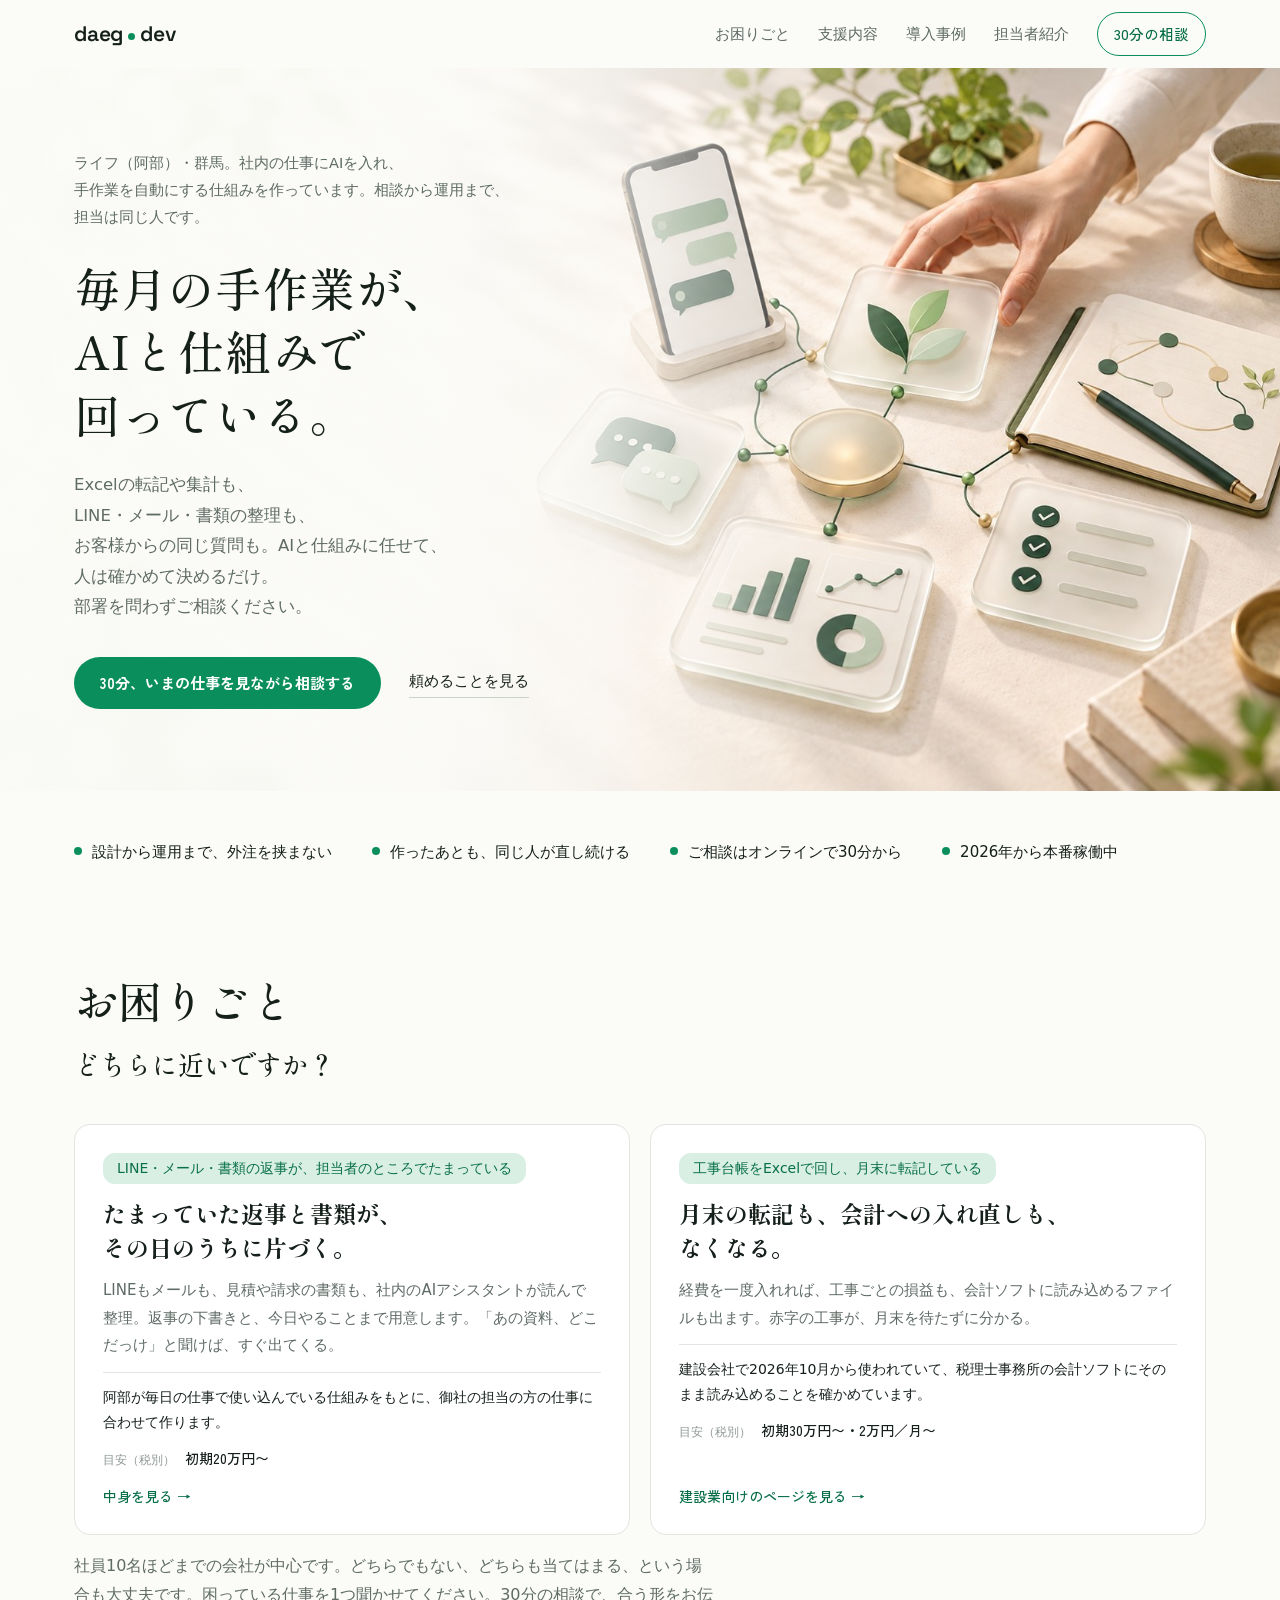
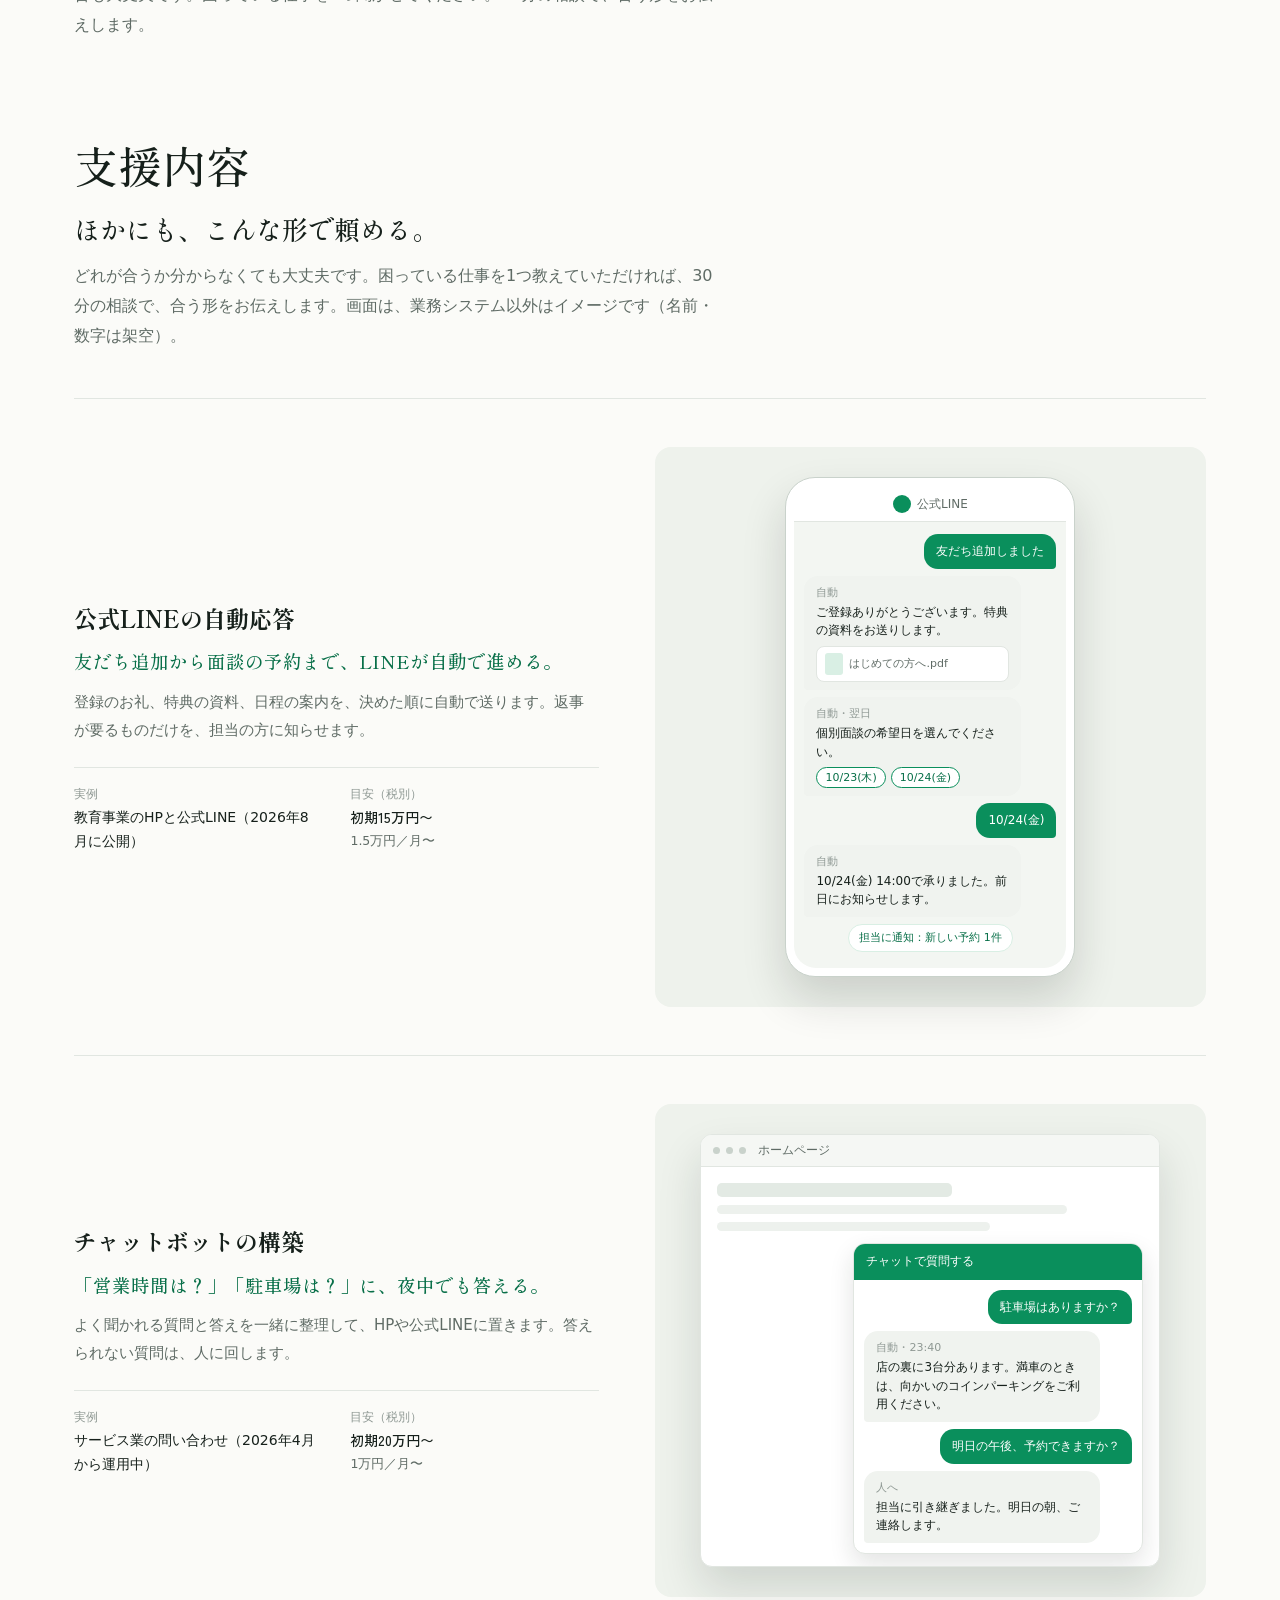
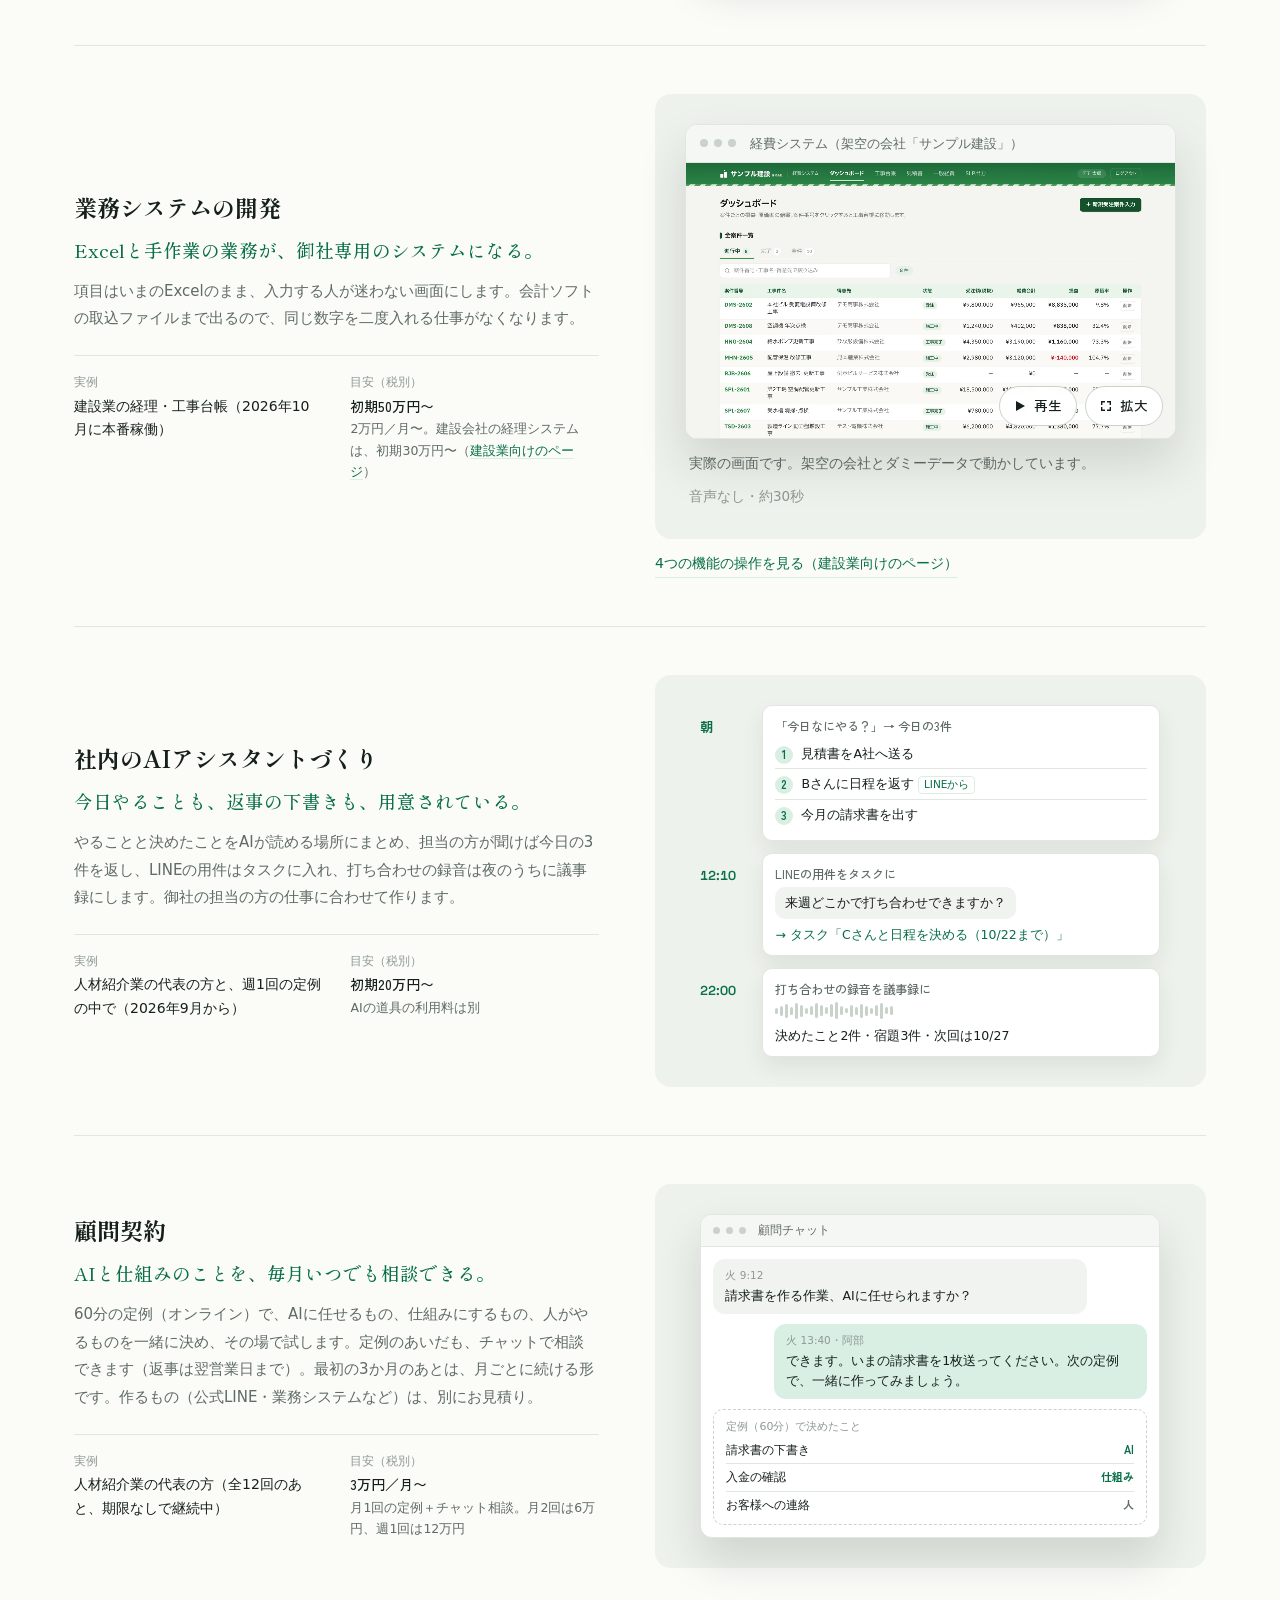
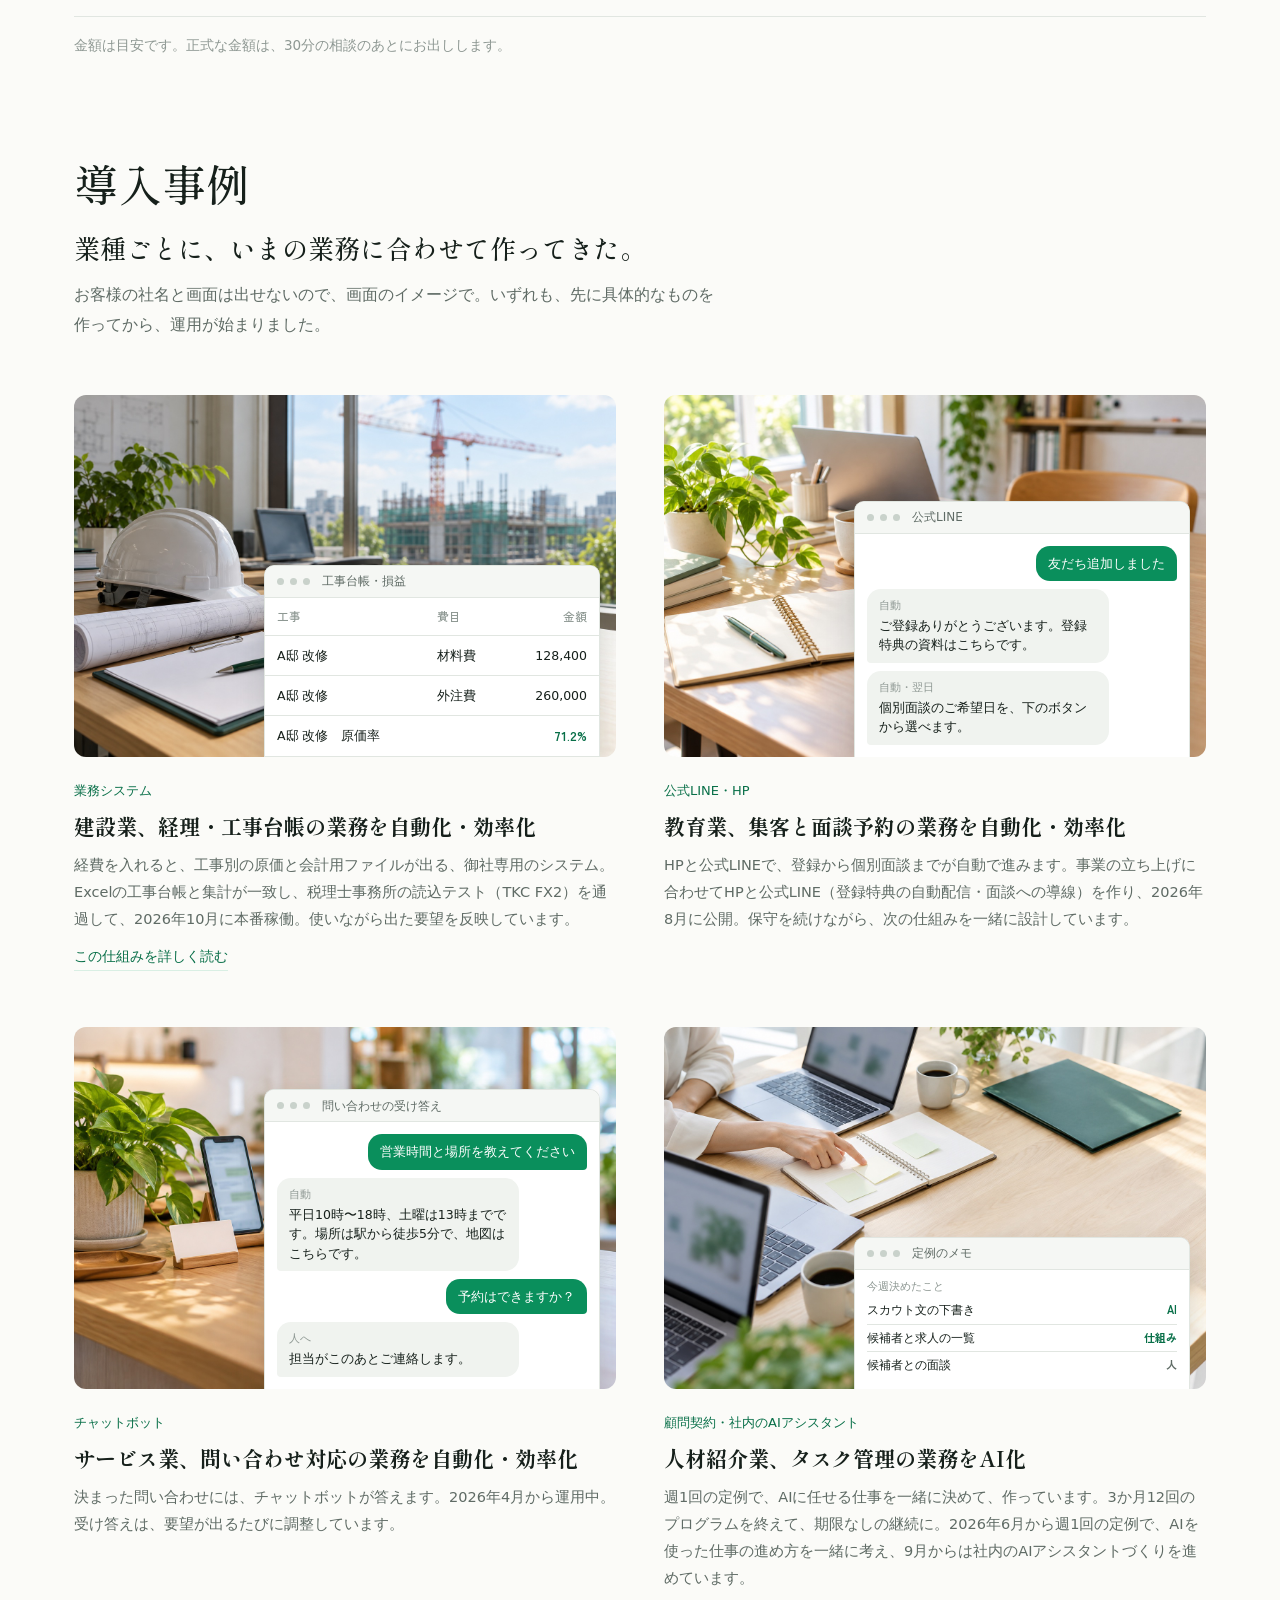
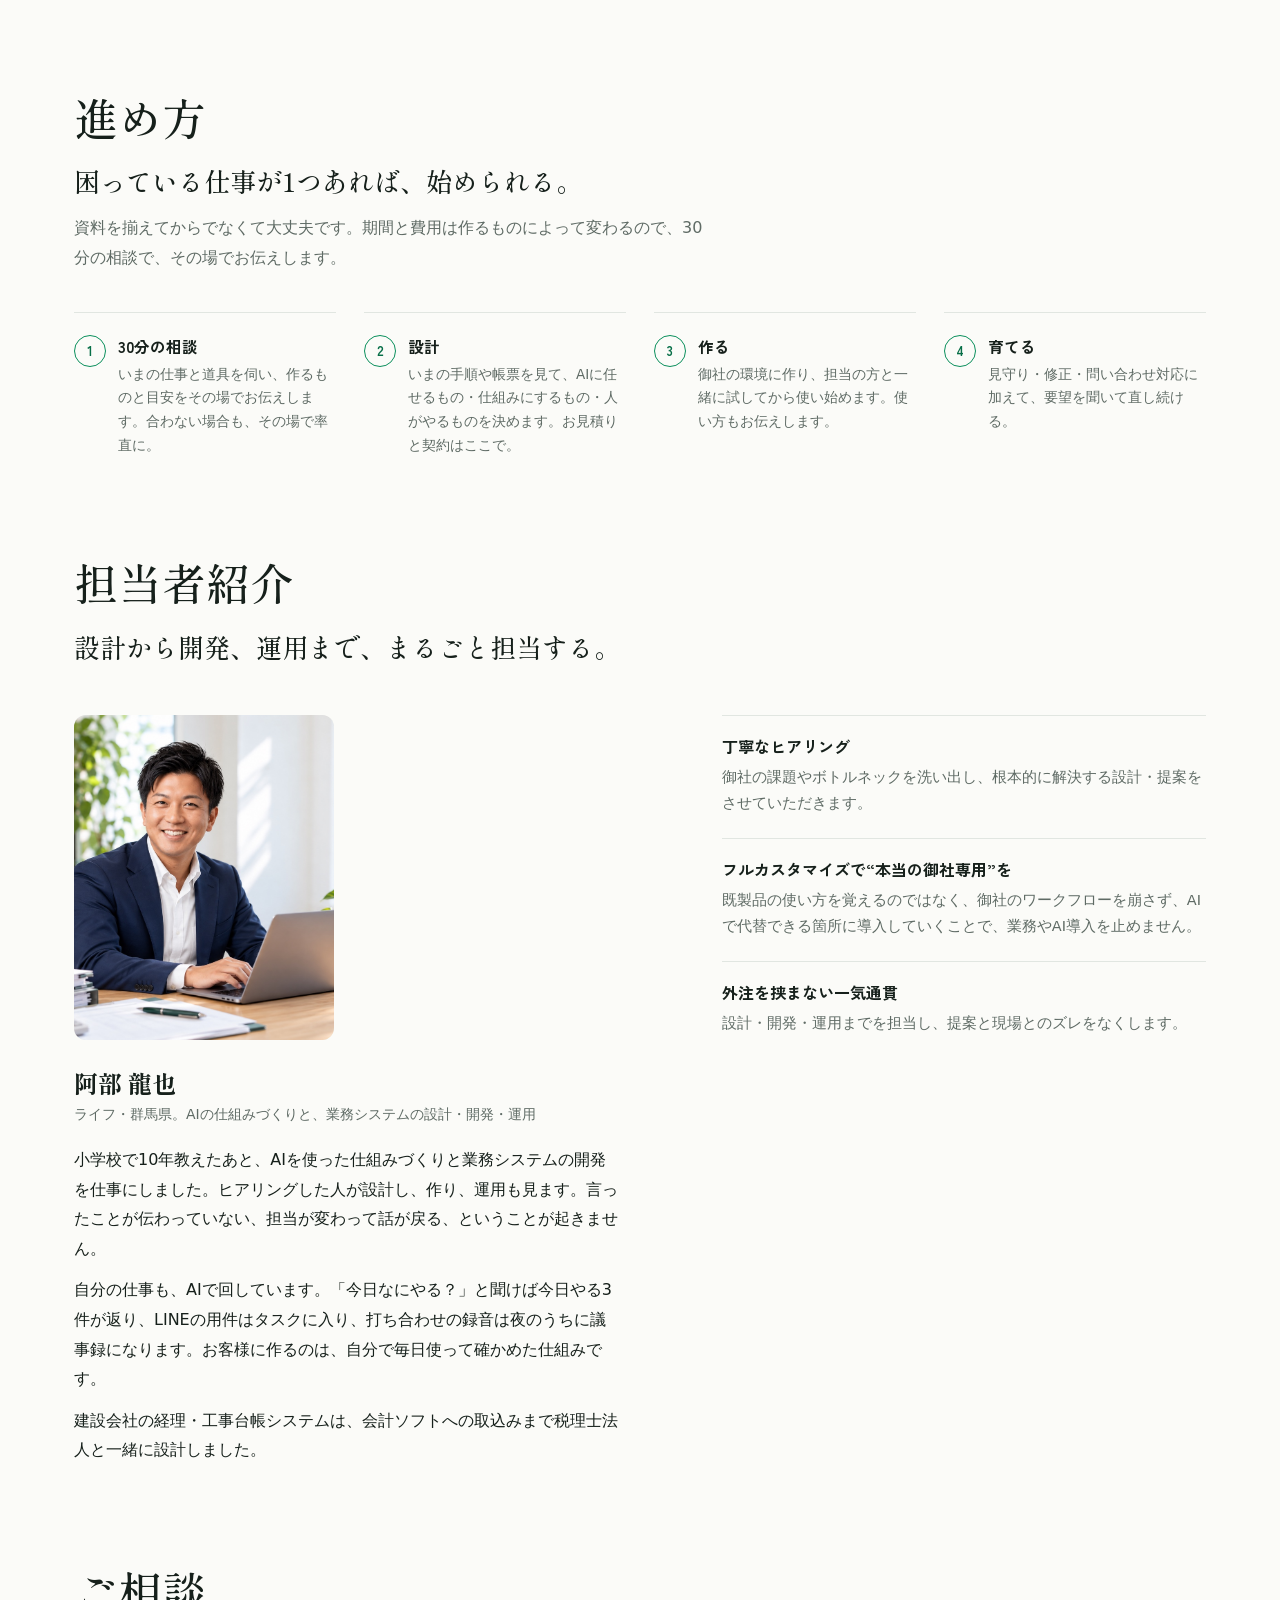
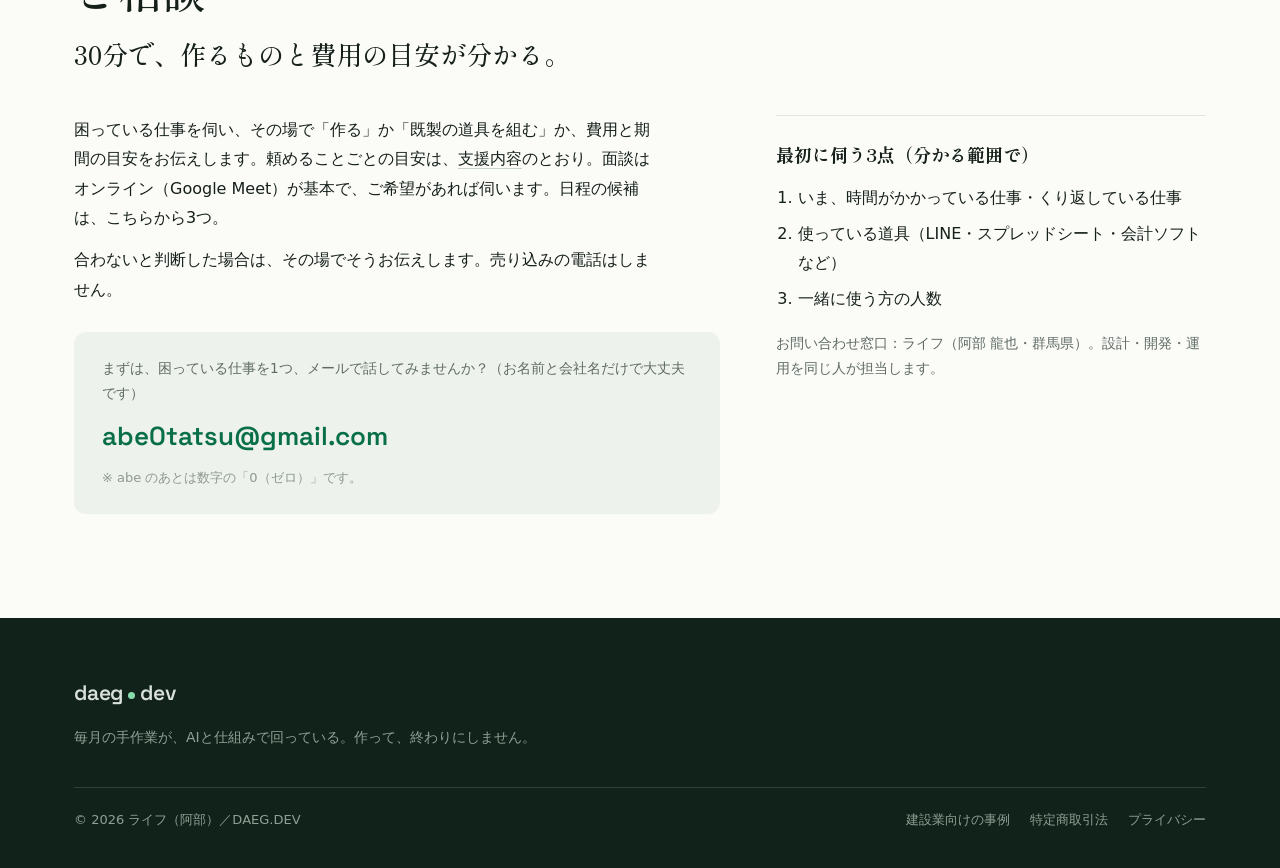
<file: business/index.html>
<!doctype html>
<html lang="ja">
<head>
  <meta charset="utf-8" />
  <title>Excelと手作業の業務を、御社専用のシステムに｜ライフ（阿部）</title>
  <meta name="robots" content="noindex" />
  <link rel="canonical" href="https://tr-1103.github.io/daeg-dev/" />
  <meta http-equiv="refresh" content="0; url=../" />
  <script>location.replace("../" + location.hash);</script>
</head>
<body>
  <p>ページが移動しました。<a href="../">こちら</a>をお開きください。</p>
</body>
</html>
</file>
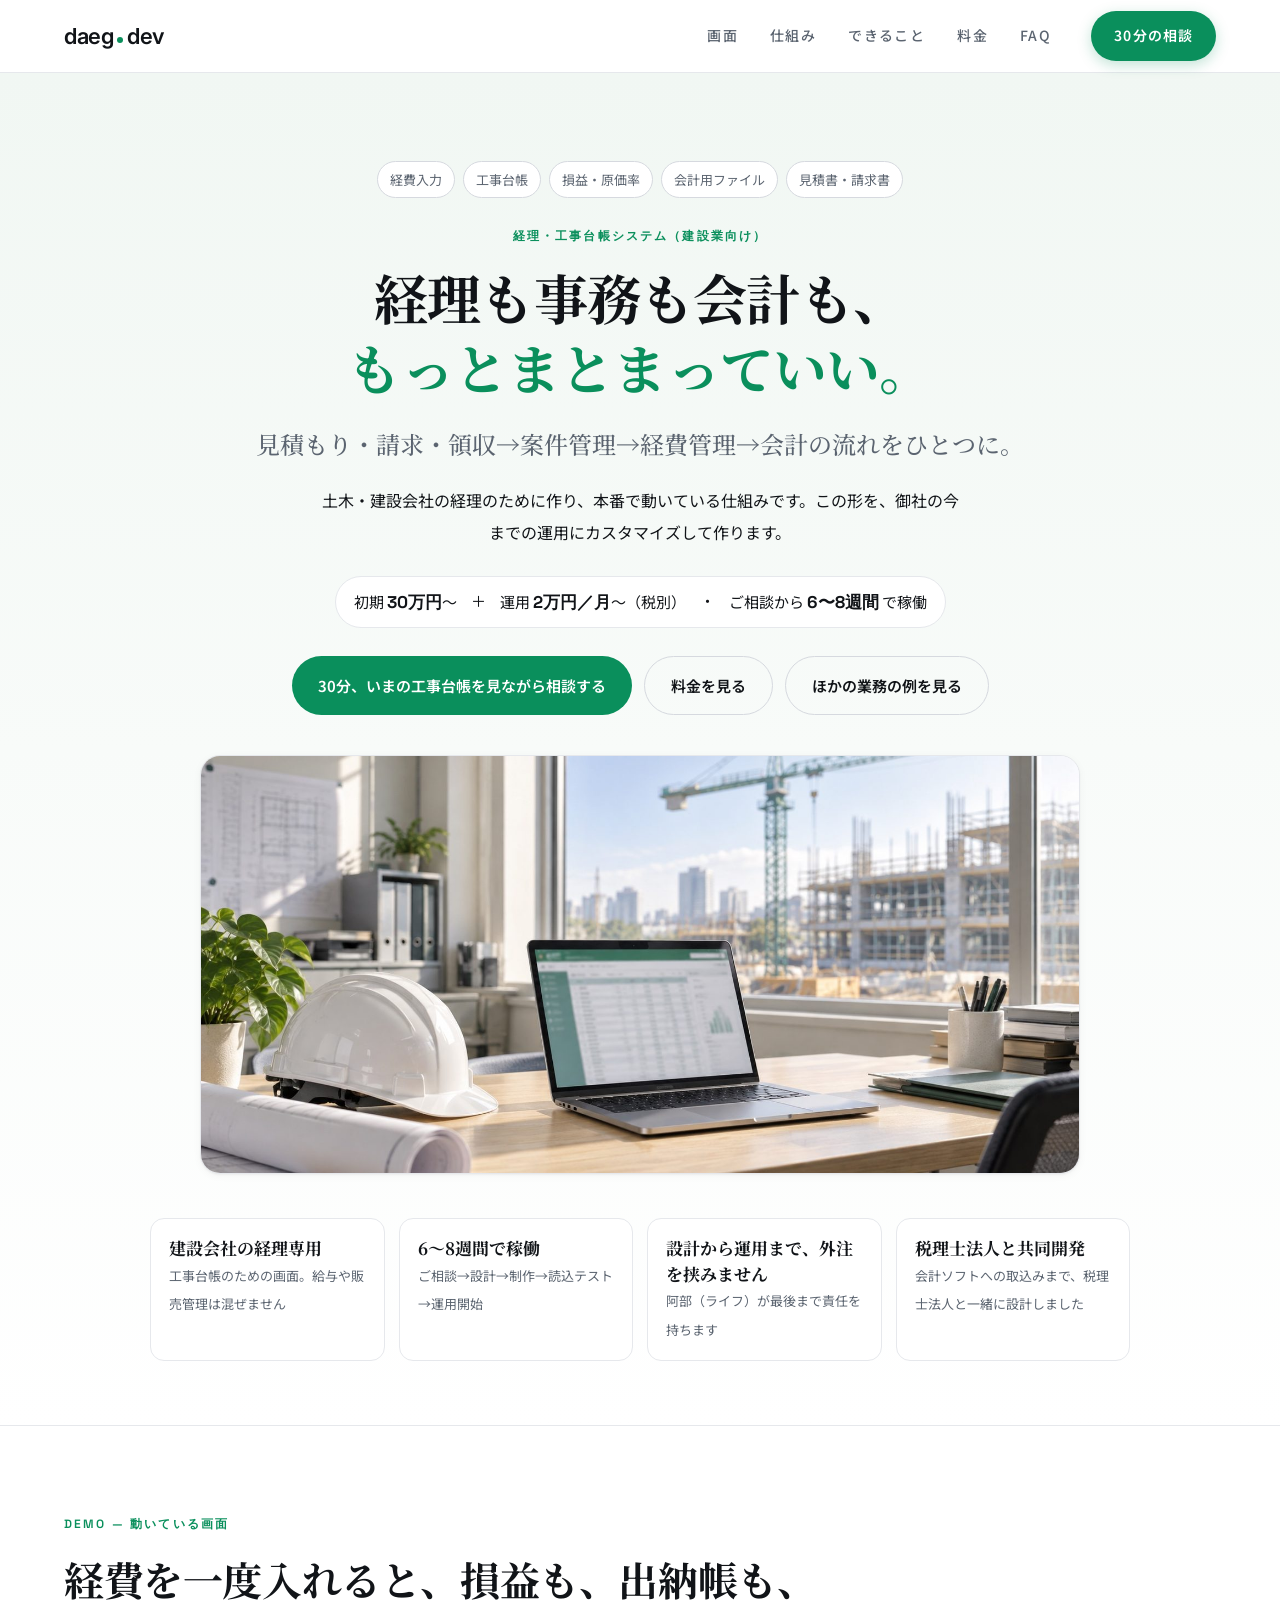
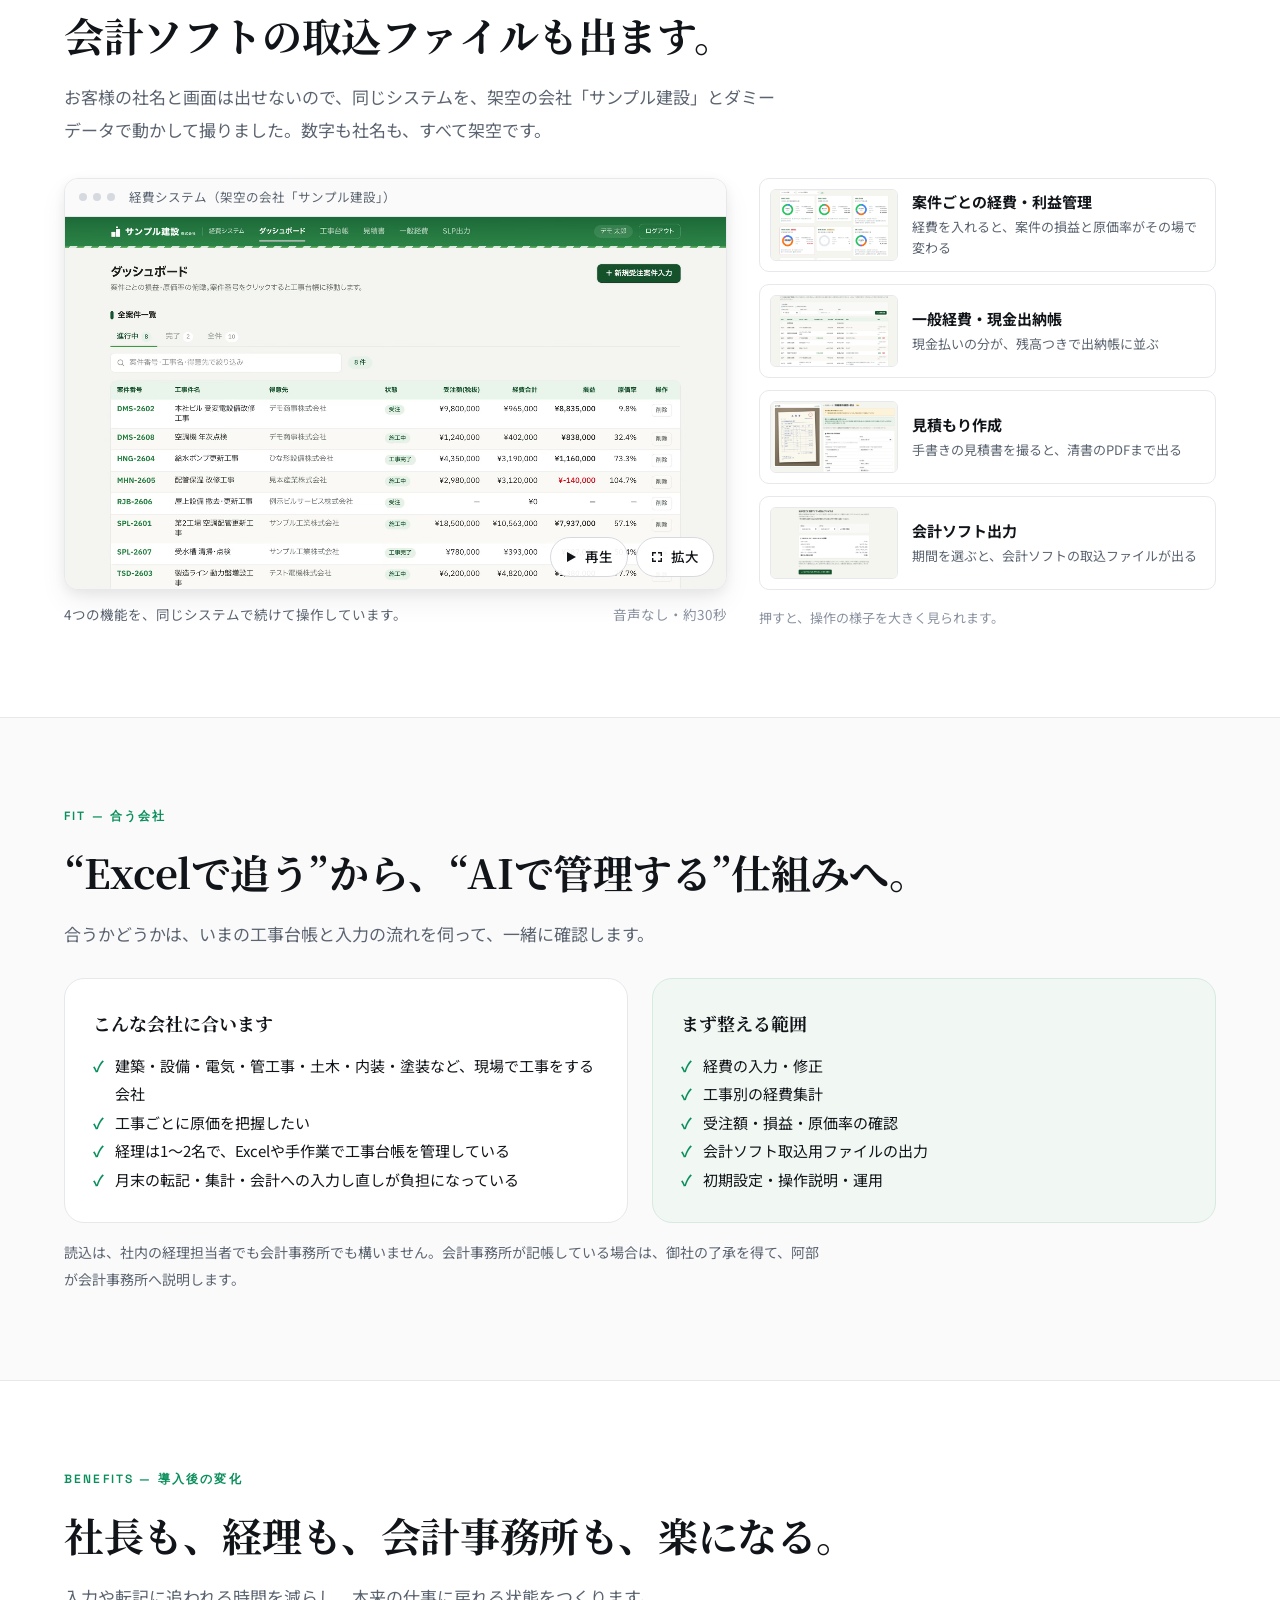
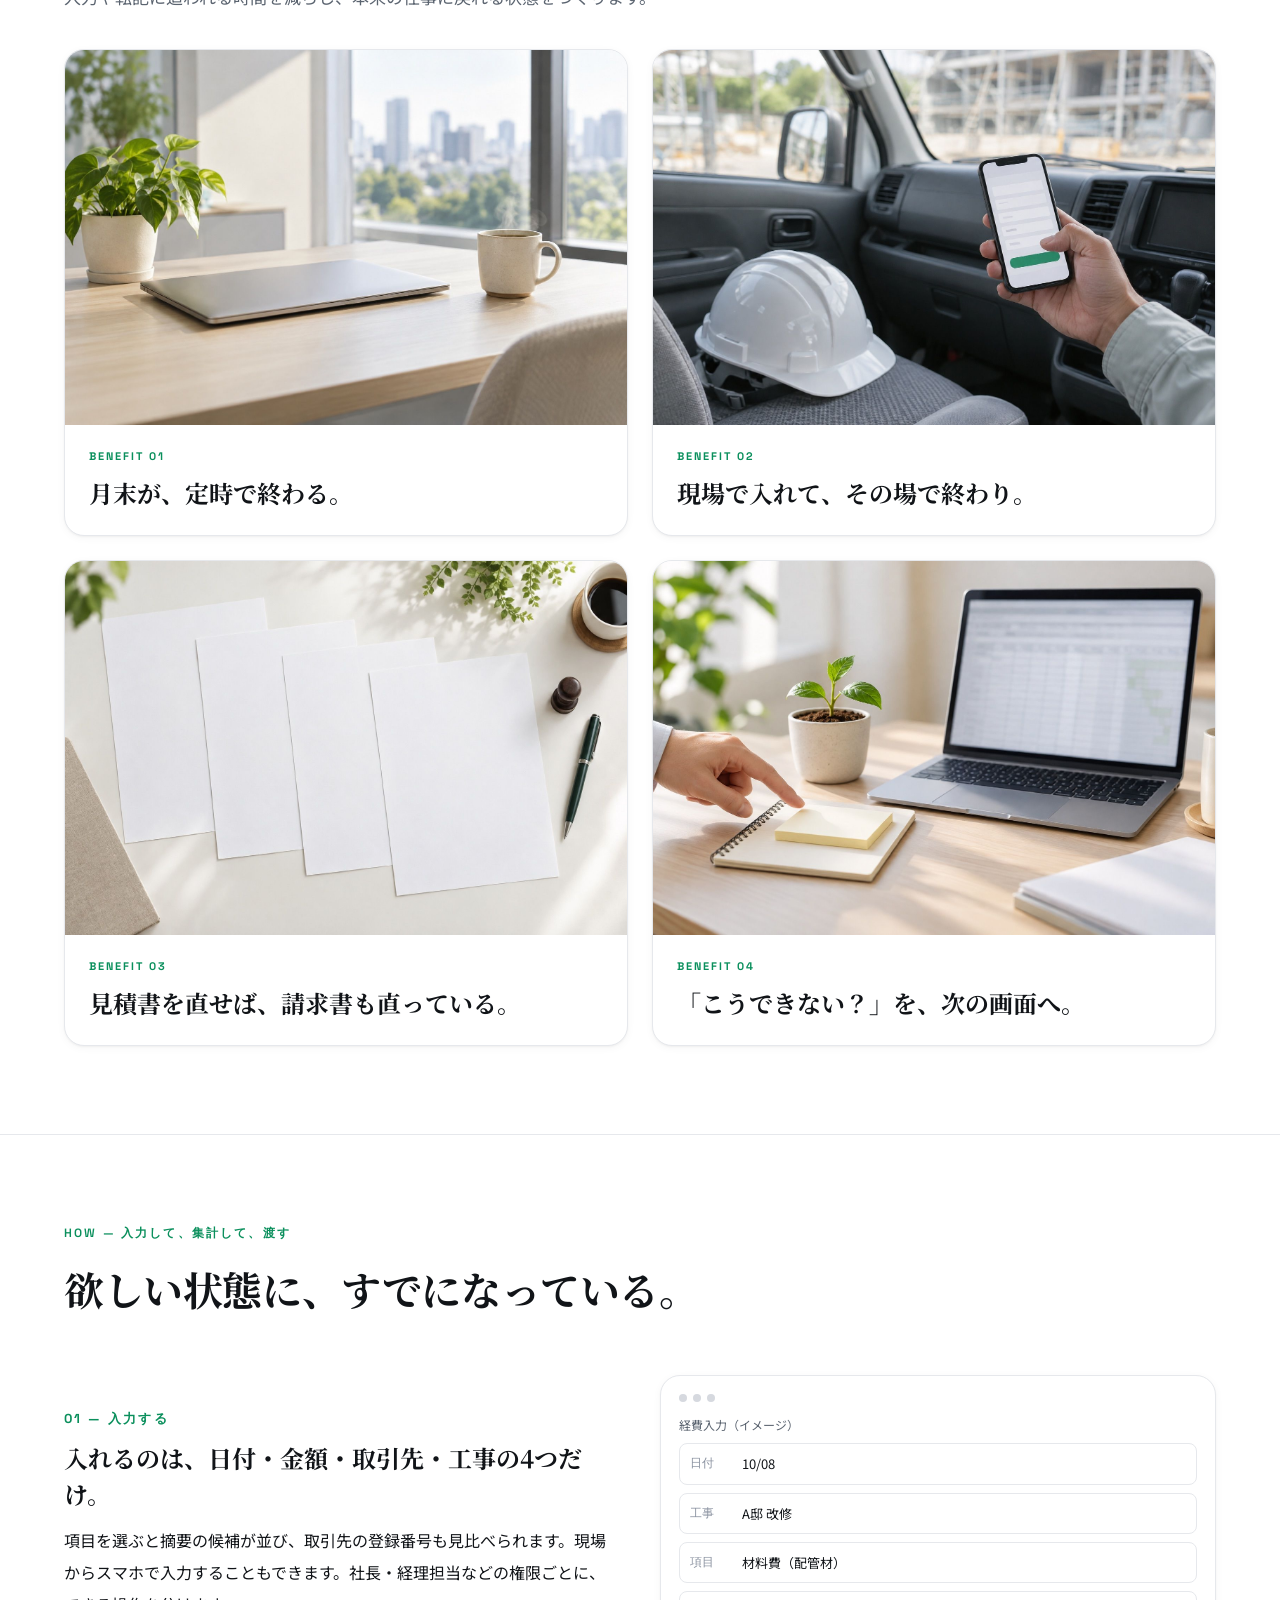
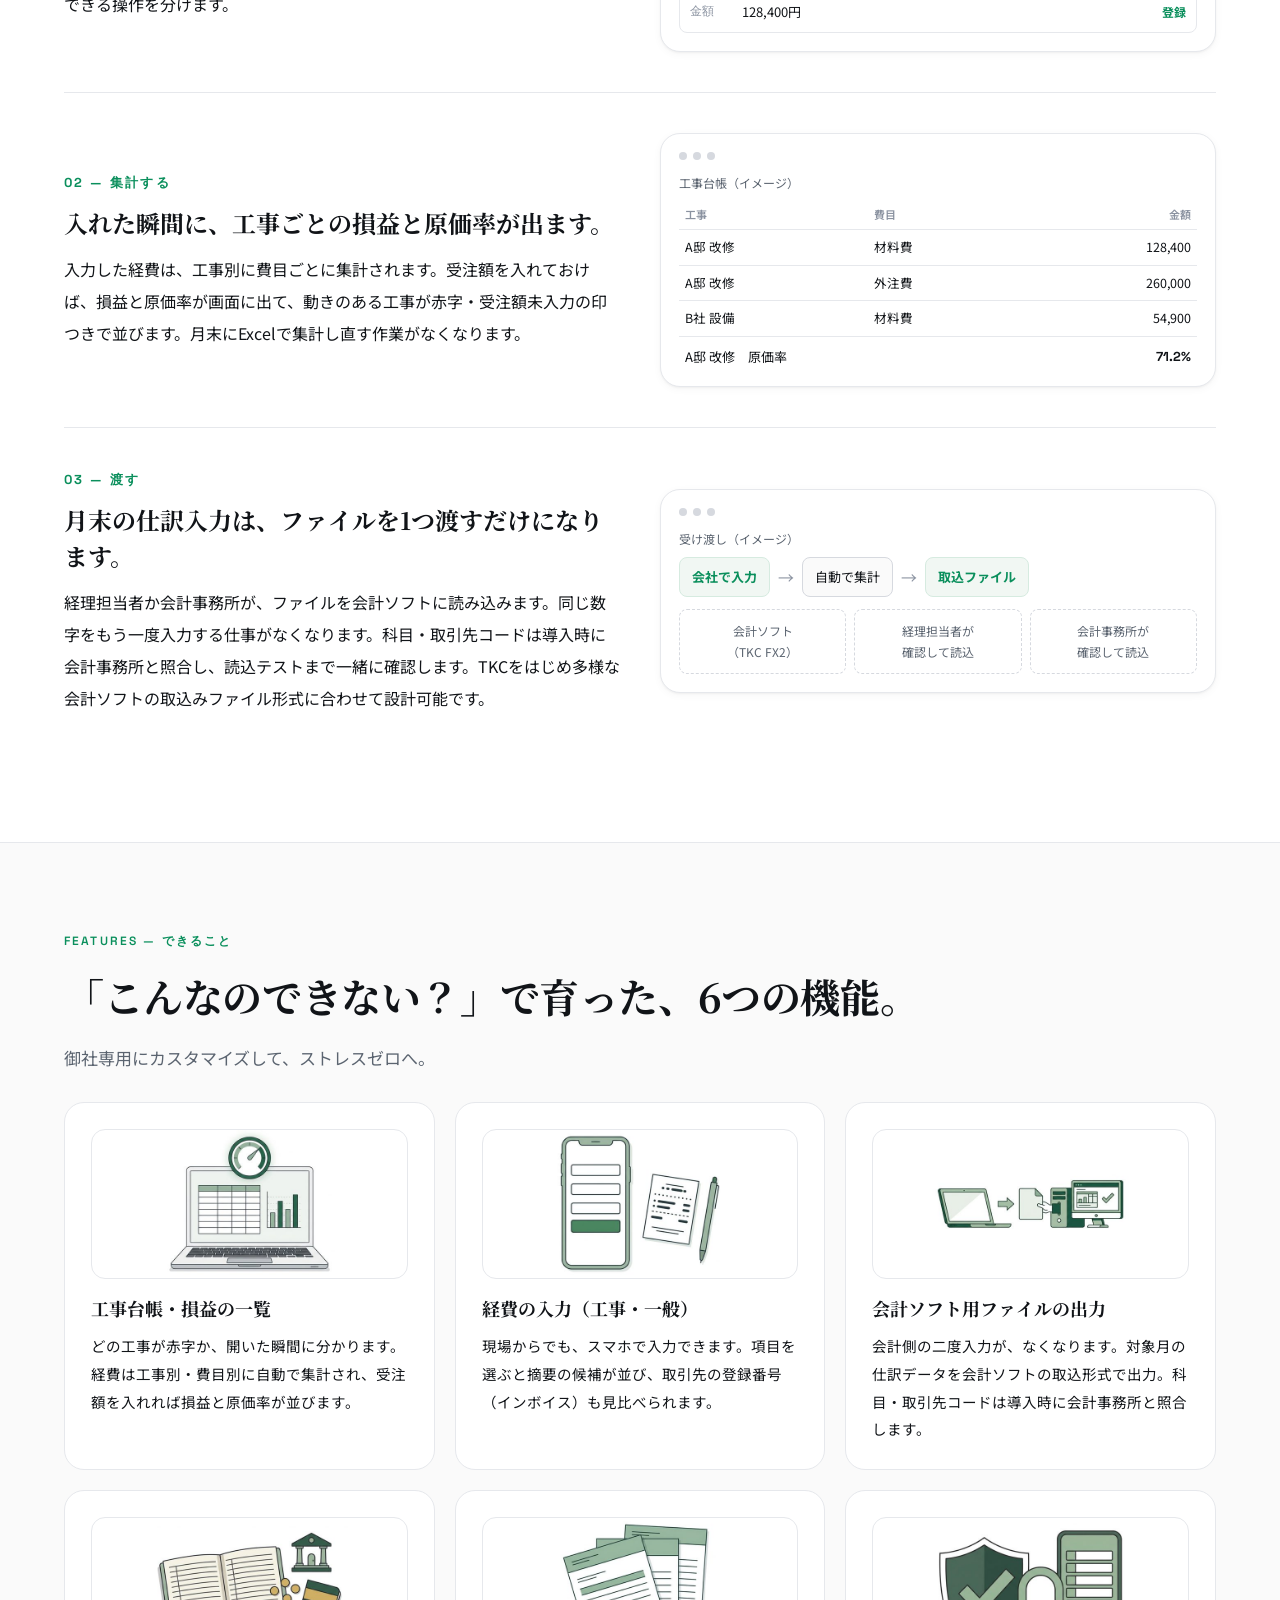
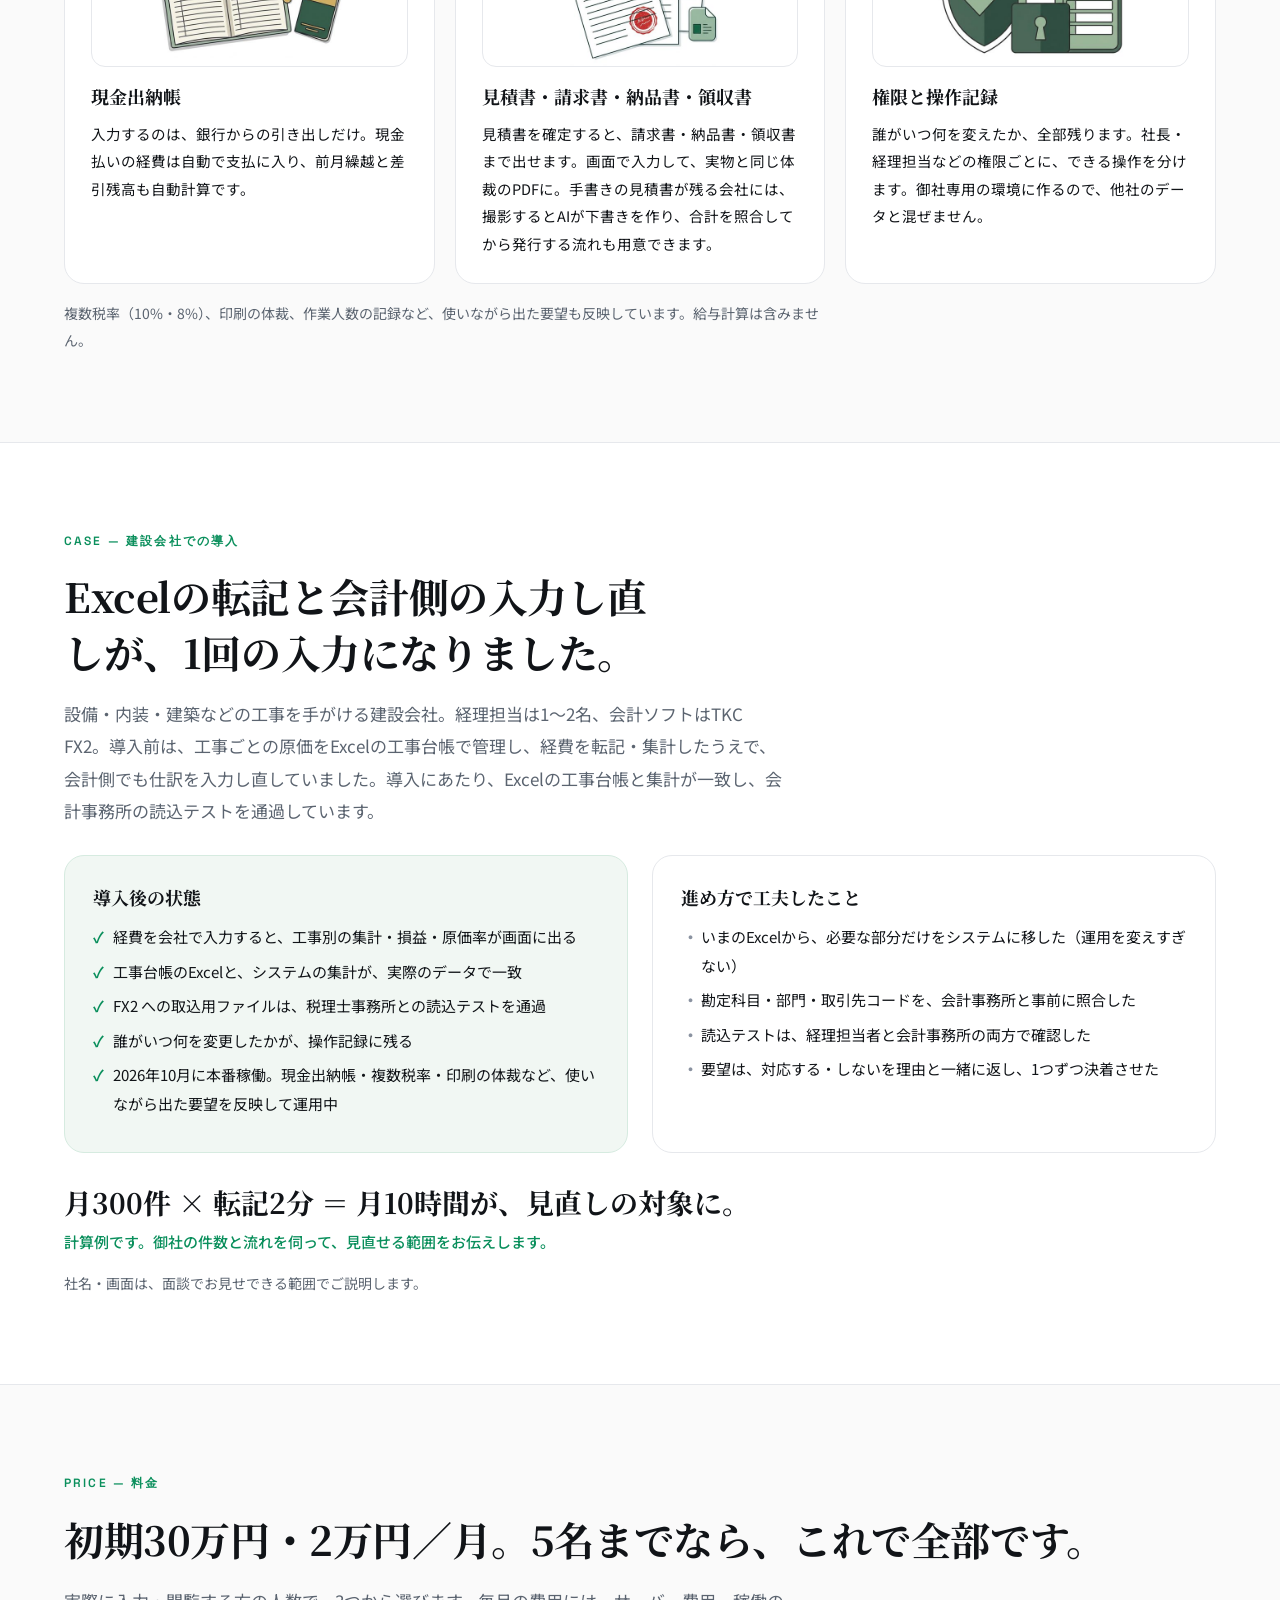
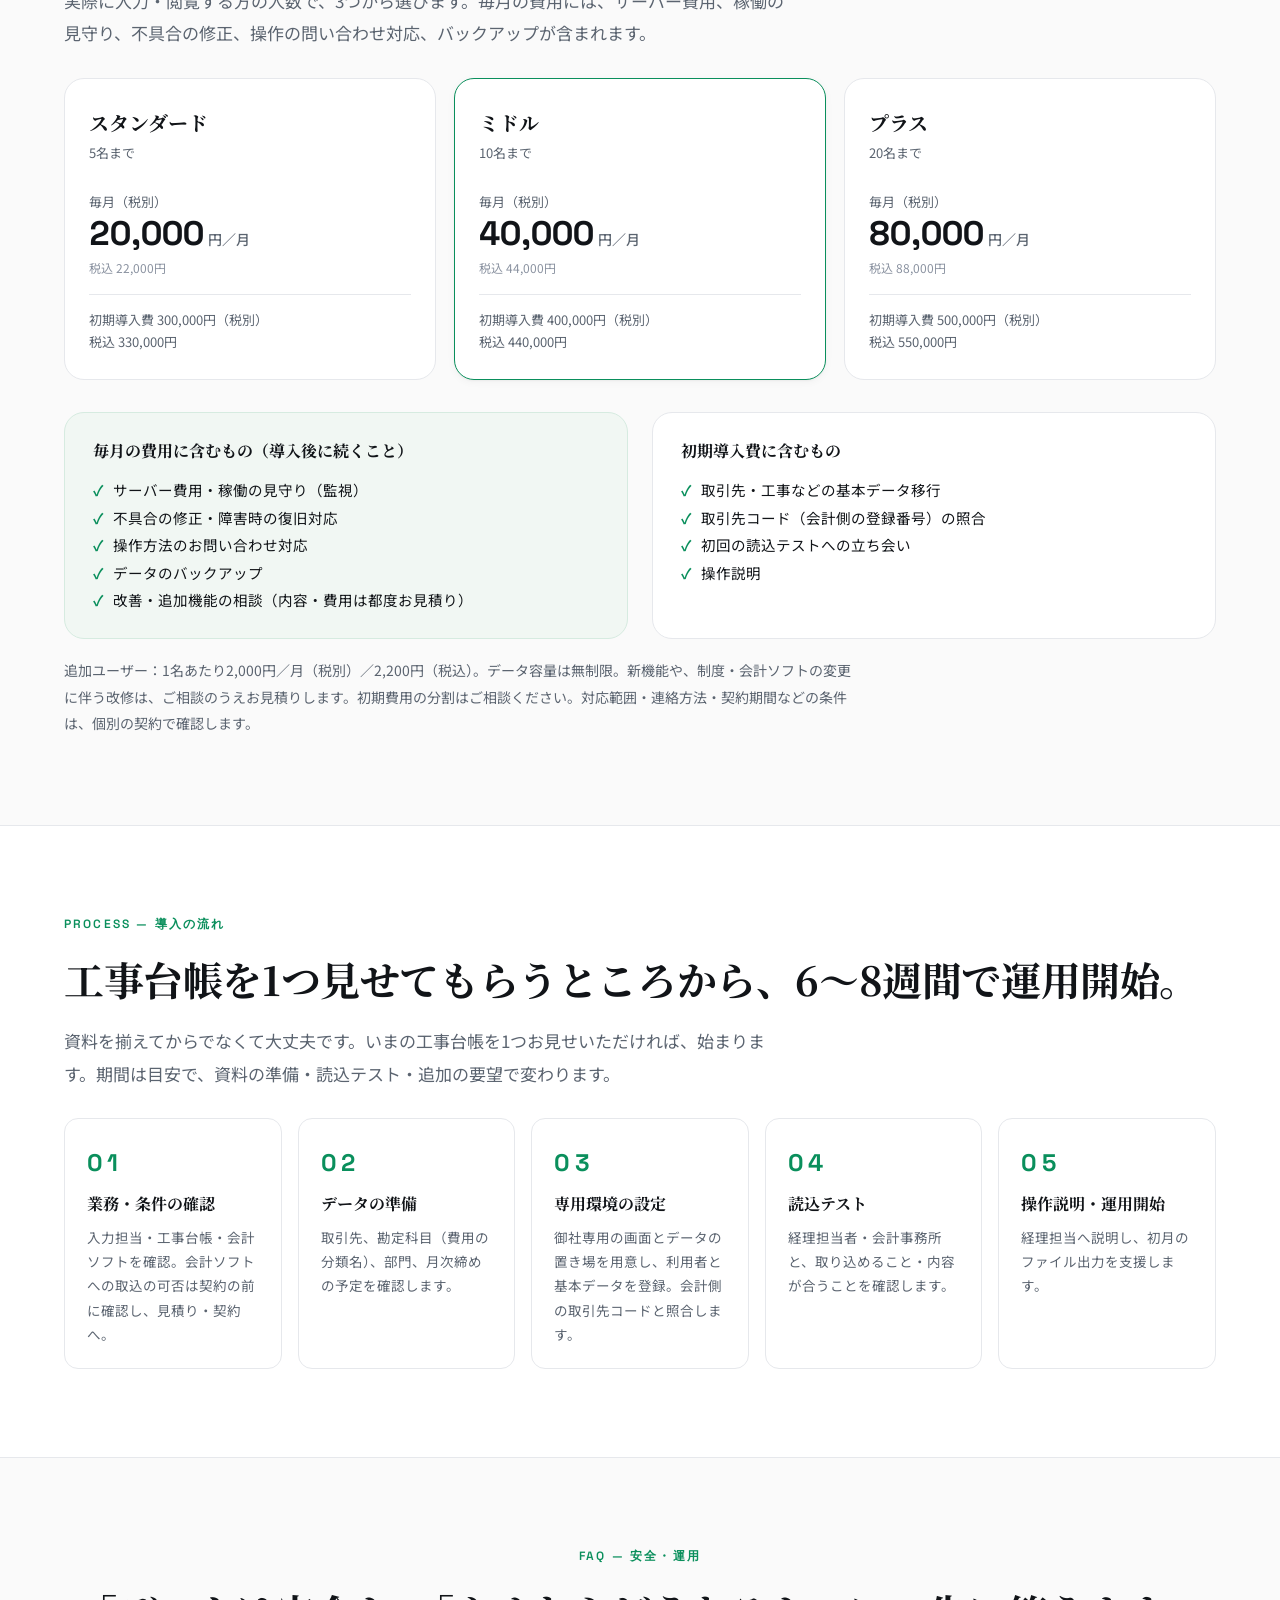
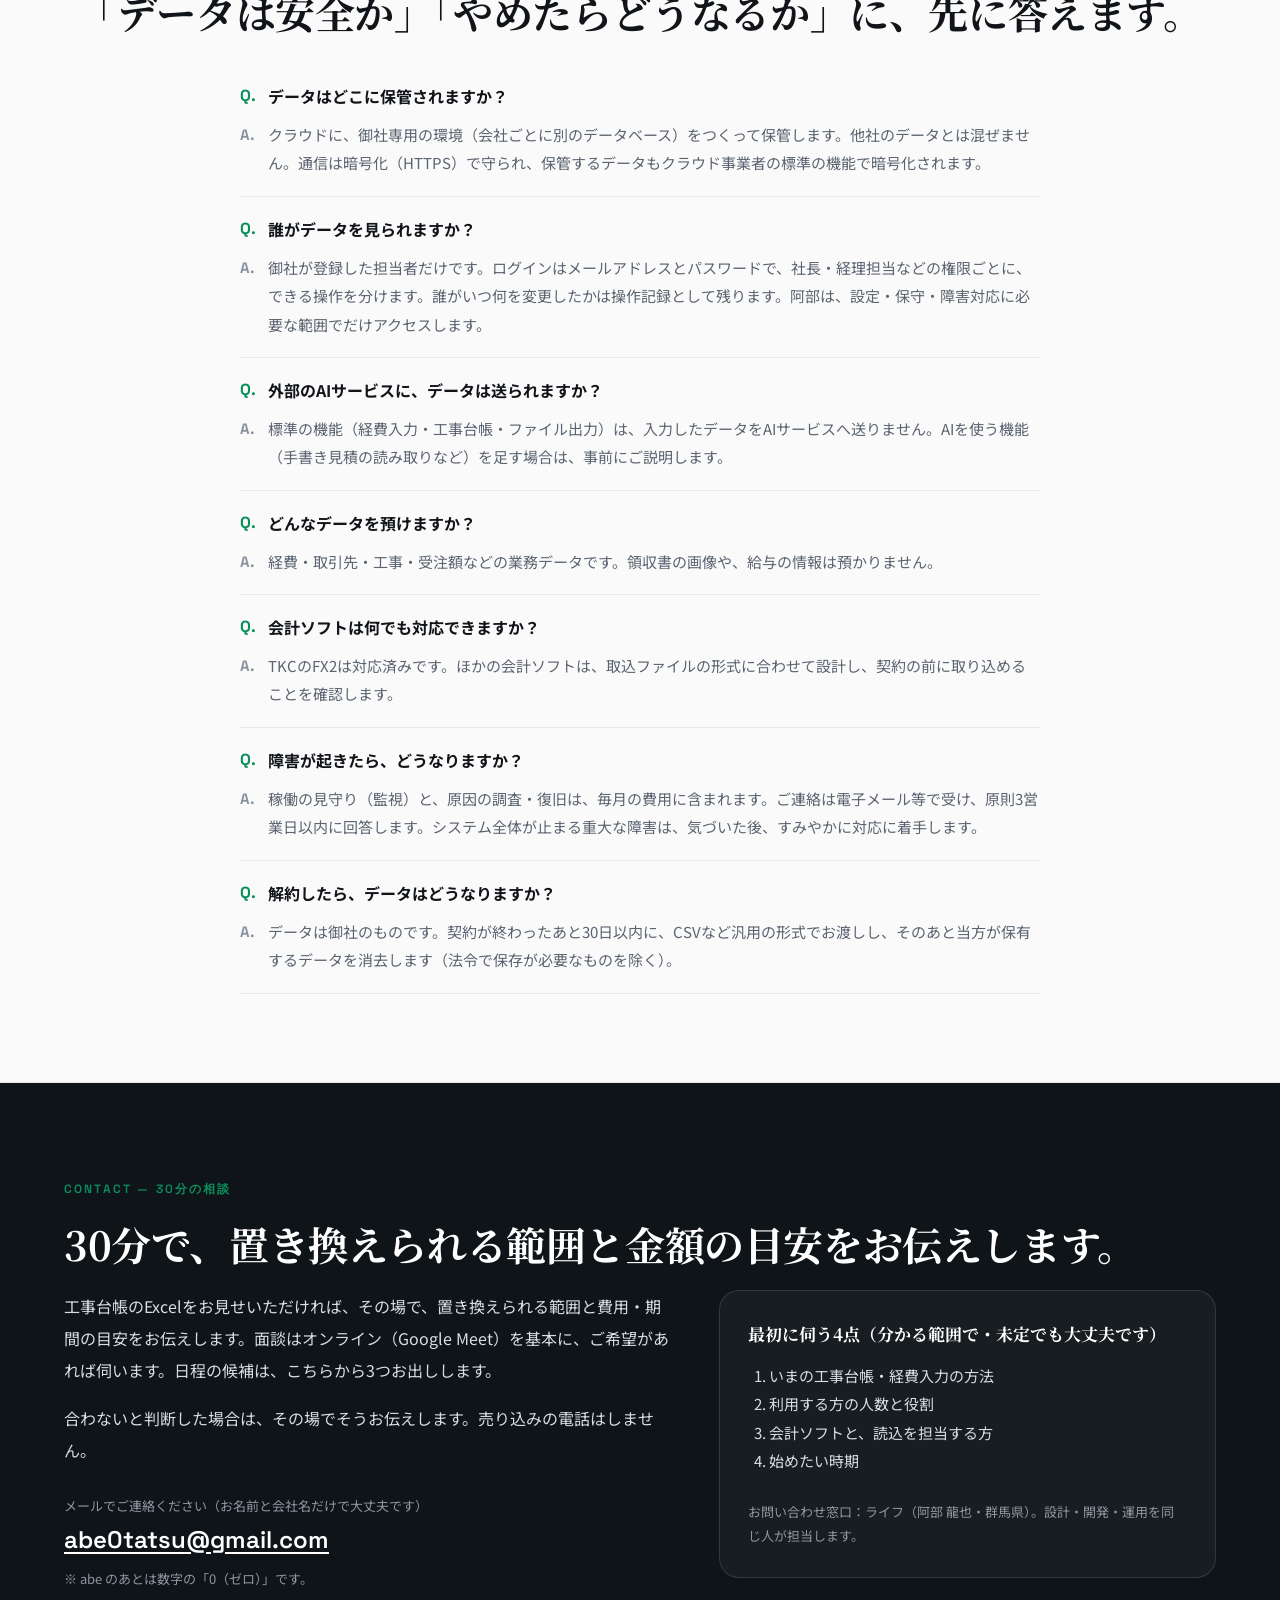
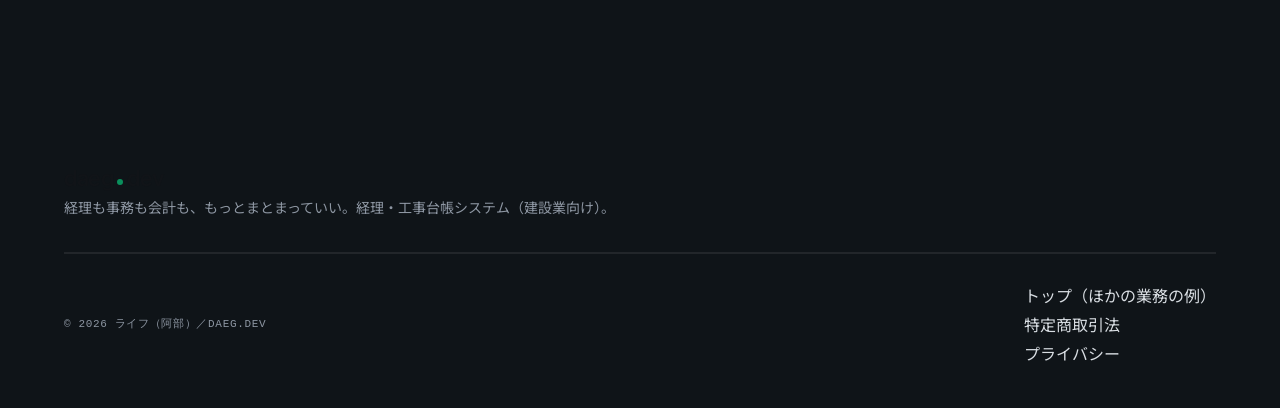
<file: construction/index.html>
<!doctype html>
<html lang="ja">
<head>
  <meta charset="utf-8" />
  <meta name="viewport" content="width=device-width, initial-scale=1" />
  <title>経理・工事台帳システム（建設業向け）｜ライフ（阿部）</title>
  <meta name="description" content="経費を入れると、工事ごとの原価と会計ソフト（TKC FX2）用のファイルまで出る、建設会社の経理のための仕組み。建設会社で本番稼働中。この形を、御社の業務に置き換えて作ります。初期30万円〜＋2万円／月〜。" />
  <meta name="robots" content="index,follow" />

  <meta property="og:title" content="経理も事務も会計も、もっとまとまっていい。｜経理・工事台帳システム（建設業向け）" />
  <meta property="og:description" content="見積もり・請求・領収→案件管理→経費管理→会計の流れをひとつに。土木・建設会社の経理のために作り、本番で動いている仕組みを、御社の今までの運用にカスタマイズして作ります。" />
  <meta property="og:type" content="website" />
  <meta property="og:url" content="https://tr-1103.github.io/daeg-dev/construction/" />
  <meta property="og:image" content="https://tr-1103.github.io/daeg-dev/assets/images/og-construction.png" />
  <meta property="og:image:width" content="1200" />
  <meta property="og:image:height" content="630" />
  <meta name="twitter:card" content="summary_large_image" />
  <link rel="canonical" href="https://tr-1103.github.io/daeg-dev/construction/" />

  <link rel="icon" href="../assets/favicon.svg" type="image/svg+xml" />
  <link rel="apple-touch-icon" href="../assets/apple-touch-icon.png" />

  <link rel="preconnect" href="https://fonts.googleapis.com" />
  <link rel="preconnect" href="https://fonts.gstatic.com" crossorigin />
  <link href="https://fonts.googleapis.com/css2?family=Inter:wght@400;500;600;700&family=Noto+Sans+JP:wght@400;500;700&family=Noto+Serif+JP:wght@500;700&family=Space+Grotesk:wght@500;600;700&display=swap" rel="stylesheet" />

  <link rel="stylesheet" href="../assets/style.css" />

<style>
    /* ========== 法人向けLP（信用確認用）の固有スタイル ==========
       構成はコンクルー（一言と料金を先に／御社に合う形の切り替え／事例／01〜03／作れるもの／料金／FAQ／下に貼り付く相談）、
       見せ方はAddness（白地・中央寄せ・静か）。色と書体は assets/style.css の変数をそのまま使う */
    .lp-section { padding: 88px 0; border-top: 1px solid var(--border); }
    .lp-label { font-family: var(--font-en); font-size: 12px; letter-spacing: .18em; color: var(--green); font-weight: 600; text-transform: uppercase; margin-bottom: 16px; }
    .lp-h2 { font-family: "Noto Serif JP", serif; font-weight: 700; font-size: clamp(26px, 3.6vw, 40px); line-height: 1.4; letter-spacing: -.01em; margin-bottom: 18px; color: var(--text); text-wrap: balance; }
    .lp-h3 { font-family: "Noto Serif JP", serif; font-weight: 700; font-size: clamp(18px, 2.2vw, 24px); line-height: 1.5; margin-bottom: 12px; color: var(--text); }
    .lp-lead { font-family: var(--font-jp); font-size: 17px; line-height: 1.9; color: var(--text-sub); max-width: 720px; }
    .lp-prose { font-family: var(--font-jp); font-size: 16px; line-height: 2; color: var(--text); max-width: 760px; }
    .lp-note { font-family: var(--font-jp); font-size: 14px; line-height: 1.9; color: var(--text-sub); }
    .center { text-align: center; }
    .center .lp-lead, .center .lp-note { margin-left: auto; margin-right: auto; }
    .lp-cta { display: inline-flex; align-items: center; justify-content: center; gap: 10px; padding: 15px 26px; background: var(--green); color: #fff; border-radius: 999px; font-weight: 600; font-size: 15px; font-family: var(--font-jp); transition: background .2s var(--ease), transform .2s var(--ease); }
    .lp-cta:hover { background: var(--green-hover); transform: translateY(-1px); }
    .lp-cta.is-ghost { background: transparent; color: var(--text); border: 1px solid var(--border-strong); }
    .lp-cta.is-ghost:hover { background: var(--bg-tint); }

    /* Hero（中央寄せ） */
    .lp-hero { padding: 88px 0 64px; background: linear-gradient(180deg, var(--bg-tint) 0%, var(--bg) 100%); text-align: center; }
    .chips { display: flex; flex-wrap: wrap; justify-content: center; gap: 8px; margin-bottom: 28px; }
    .chips span { font-family: var(--font-jp); font-size: 13px; padding: 6px 12px; border: 1px solid var(--border-strong); border-radius: 999px; background: var(--bg); color: var(--text-sub); }
    .lp-hero-h1 { font-family: "Noto Serif JP", serif; font-weight: 700; font-size: clamp(30px, 5vw, 54px); line-height: 1.3; letter-spacing: -.015em; color: var(--text); margin: 0 auto 20px; max-width: 900px; text-wrap: balance; }
    .lp-hero-h1 em { font-style: normal; color: var(--green); }
    .lp-hero-sub { font-family: "Noto Serif JP", serif; font-size: clamp(18px, 2.2vw, 24px); font-weight: 500; color: var(--text-sub); margin-bottom: 18px; }
    .lp-hero-lead { font-family: var(--font-jp); font-size: 16px; line-height: 2; color: var(--text); max-width: 640px; margin: 0 auto 28px; }
    .price-line { font-family: var(--font-jp); font-size: 15px; color: var(--text); background: var(--bg); border: 1px solid var(--border); border-radius: 999px; display: inline-flex; flex-wrap: wrap; justify-content: center; gap: 6px 14px; padding: 10px 18px; margin-bottom: 28px; }
    .price-line b { font-family: var(--font-en); font-size: 17px; }
    @media (max-width: 600px) {
      .lp-hero-h1 { font-size: clamp(26px, 8vw, 32px); }
      .lp-hero-h1 br { display: none; }
      .price-line { border-radius: var(--radius); flex-direction: column; gap: 4px; }
      .price-line .sep { display: none; }
    }
    .lp-hero-ctas { display: flex; flex-wrap: wrap; justify-content: center; gap: 12px; }
    .facts { display: grid; grid-template-columns: repeat(4, minmax(0, 1fr)); gap: 14px; max-width: 980px; margin: 44px auto 0; text-align: left; }
    @media (max-width: 900px) { .facts { grid-template-columns: repeat(2, minmax(0, 1fr)); } }
    @media (max-width: 480px) { .facts { grid-template-columns: 1fr; } }
    .fact { background: var(--bg); border: 1px solid var(--border); border-radius: var(--radius); padding: 16px 18px; min-width: 0; }
    .fact b { display: block; font-family: "Noto Serif JP", serif; font-size: 17px; color: var(--text); line-height: 1.5; }
    .fact span { font-family: var(--font-jp); font-size: 13px; color: var(--text-sub); }

    /* 御社に合う形（切り替え） */
    .picker { max-width: 980px; margin: 0 auto; }
    .picker-row { display: flex; flex-wrap: wrap; align-items: center; gap: 8px; margin-top: 18px; }
    .picker-row .lbl { font-family: var(--font-jp); font-size: 13px; color: var(--text-sub); width: 64px; }
    .pick { font: inherit; font-family: var(--font-jp); font-size: 14px; padding: 8px 14px; border: 1px solid var(--border-strong); border-radius: 999px; background: var(--bg); color: var(--text); cursor: pointer; }
    .pick:hover { background: var(--bg-tint); }
    .pick:focus-visible { outline: 2px solid var(--green); outline-offset: 2px; }
    .pick[aria-pressed="true"] { background: var(--green); border-color: var(--green); color: #fff; }
    .result { display: grid; grid-template-columns: minmax(0, 1.1fr) minmax(0, .9fr); gap: 24px; margin-top: 24px; background: var(--bg); border: 1px solid var(--border); border-radius: var(--radius-lg); padding: 28px; }
    @media (max-width: 800px) { .result { grid-template-columns: 1fr; } }
    .result h3 { font-family: "Noto Serif JP", serif; font-weight: 700; font-size: 20px; margin-bottom: 10px; color: var(--text); }
    .result p { font-family: var(--font-jp); font-size: 15px; line-height: 1.9; color: var(--text); }
    .result dl { display: grid; grid-template-columns: 90px minmax(0, 1fr); gap: 8px 12px; font-family: var(--font-jp); font-size: 14px; margin-top: 14px; }
    .result dt { color: var(--text-sub); } .result dd { color: var(--text); margin: 0; }
    .result-side { background: var(--bg-tint); border-radius: var(--radius); padding: 18px; min-width: 0; }
    .result-side .t { font-family: var(--font-en); font-size: 11px; letter-spacing: .15em; color: var(--green); font-weight: 600; margin-bottom: 10px; text-transform: uppercase; }
    .result-side ul { font-family: var(--font-jp); font-size: 14px; line-height: 1.9; color: var(--text); }
    .result-side li { padding-left: 20px; position: relative; }
    .result-side li::before { content: "✓"; position: absolute; left: 0; color: var(--green); font-weight: 700; }

    /* 事例 */
    .cases { display: grid; grid-template-columns: repeat(2, minmax(0, 1fr)); gap: 20px; margin-top: 28px; }
    @media (max-width: 800px) { .cases { grid-template-columns: 1fr; } }
    .case { background: var(--bg); border: 1px solid var(--border); border-radius: var(--radius-lg); padding: 26px; min-width: 0; display: flex; flex-direction: column; gap: 10px; }
    .case-ind { font-family: var(--font-jp); font-size: 12px; color: var(--green); font-weight: 700; letter-spacing: .04em; }
    .case-title { font-family: "Noto Serif JP", serif; font-weight: 700; font-size: 18px; color: var(--text); line-height: 1.5; }
    .case-body { font-family: var(--font-jp); font-size: 14.5px; line-height: 1.9; color: var(--text); }
    .case-meta { font-family: var(--font-jp); font-size: 13px; color: var(--text-sub); margin-top: auto; padding-top: 10px; border-top: 1px solid var(--border); }
    .case-link { font-family: var(--font-jp); font-size: 14px; color: var(--green); font-weight: 600; }
    .case-link:hover { text-decoration: underline; }

    /* 01〜03 価値 */
    .value { display: grid; grid-template-columns: minmax(0, 1fr) minmax(0, 1fr); gap: 40px; align-items: center; padding: 40px 0; border-top: 1px solid var(--border); }
    .value:first-of-type { border-top: 0; }
    @media (max-width: 860px) { .value { grid-template-columns: 1fr; gap: 20px; } }
    .value .num { font-family: var(--font-en); font-size: 13px; letter-spacing: .18em; color: var(--green); font-weight: 700; margin-bottom: 10px; }
    .mock { background: var(--bg); border: 1px solid var(--border); border-radius: var(--radius-lg); padding: 18px; box-shadow: var(--shadow-sm); min-width: 0; font-family: var(--font-jp); }
    .mock .bar { display: flex; gap: 6px; margin-bottom: 12px; }
    .mock .bar i { width: 8px; height: 8px; border-radius: 50%; background: var(--border-strong); display: block; }
    .mock .ttl { font-size: 12px; color: var(--text-sub); margin-bottom: 8px; }
    .mock table { width: 100%; border-collapse: collapse; font-size: 12.5px; font-variant-numeric: tabular-nums; }
    .mock th { text-align: left; color: var(--text-mute); font-weight: 600; font-size: 11px; padding: 4px 6px; border-bottom: 1px solid var(--border); }
    .mock td { padding: 6px; border-bottom: 1px solid var(--border); color: var(--text); }
    .mock td.r, .mock th.r { text-align: right; }
    .mock .sum { display: flex; justify-content: space-between; font-size: 13px; padding: 8px 6px 0; }
    .mock .sum b { font-family: var(--font-en); }
    .mock .flow { display: flex; flex-wrap: wrap; align-items: center; gap: 8px; }
    .mock .flow span { font-size: 13px; padding: 7px 12px; border: 1px solid var(--border-strong); border-radius: 8px; background: var(--bg-soft); }
    .mock .flow span.go { background: var(--bg-tint); border-color: var(--green-soft); color: var(--green); font-weight: 700; }
    .mock .flow i { color: var(--text-mute); font-style: normal; }
    .mock .outs { display: grid; grid-template-columns: repeat(3, minmax(0, 1fr)); gap: 8px; margin-top: 12px; }
    .mock .outs div { font-size: 12px; padding: 10px; border: 1px dashed var(--border-strong); border-radius: 8px; text-align: center; color: var(--text-sub); }
    .mock .req { display: grid; gap: 8px; }
    .mock .req div { display: grid; grid-template-columns: 54px minmax(0, 1fr) 70px; gap: 8px; align-items: center; font-size: 13px; padding: 8px 10px; border: 1px solid var(--border); border-radius: 8px; }
    .mock .req .d { color: var(--text-mute); font-family: var(--font-en); font-size: 12px; }
    .mock .req .s { text-align: right; font-size: 12px; color: var(--green); font-weight: 700; }

    /* 理由・進め方・作れるもの */
    .reasons { display: grid; grid-template-columns: repeat(3, minmax(0, 1fr)); gap: 20px; margin-top: 28px; }
    @media (max-width: 800px) { .reasons { grid-template-columns: 1fr; } }
    .reason { background: var(--bg); border: 1px solid var(--border); border-radius: var(--radius-lg); padding: 24px; min-width: 0; }
    .reason h4 { font-family: "Noto Serif JP", serif; font-size: 17px; font-weight: 700; margin-bottom: 8px; color: var(--text); line-height: 1.5; }
    .reason p { font-family: var(--font-jp); color: var(--text-sub); line-height: 1.9; font-size: 14.5px; }
    .steps { display: grid; grid-template-columns: repeat(4, minmax(0, 1fr)); gap: 16px; margin-top: 28px; }
    @media (max-width: 800px) { .steps { grid-template-columns: repeat(2, minmax(0, 1fr)); } }
    @media (max-width: 480px) { .steps { grid-template-columns: 1fr; } }
    .step { padding: 22px; background: var(--bg); border: 1px solid var(--border); border-radius: var(--radius); min-width: 0; }
    .step-num { font-family: var(--font-en); font-size: 24px; font-weight: 700; color: var(--green); margin-bottom: 6px; }
    .step-name { font-family: "Noto Serif JP", serif; font-weight: 700; font-size: 16px; margin-bottom: 6px; color: var(--text); }
    .step-desc { font-family: var(--font-jp); font-size: 13.5px; color: var(--text-sub); line-height: 1.8; }
    .grid12 { display: grid; grid-template-columns: repeat(4, minmax(0, 1fr)); gap: 12px; margin-top: 28px; }
    @media (max-width: 900px) { .grid12 { grid-template-columns: repeat(2, minmax(0, 1fr)); } }
    .item { background: var(--bg); border: 1px solid var(--border); border-radius: var(--radius); padding: 16px; min-width: 0; }
    .item b { display: block; font-family: var(--font-jp); font-size: 15px; color: var(--text); margin-bottom: 4px; }
    .item span { font-family: var(--font-jp); font-size: 13px; color: var(--text-sub); line-height: 1.7; }

    /* 料金 */
    .tbl { overflow-x: auto; margin-top: 24px; }
    table.price { width: 100%; border-collapse: collapse; font-family: var(--font-jp); font-size: 15px; min-width: 520px; }
    table.price th, table.price td { text-align: left; padding: 12px 14px; border-bottom: 1px solid var(--border); vertical-align: top; }
    table.price th { font-size: 12px; color: var(--text-sub); font-weight: 600; }
    table.price td b { font-family: var(--font-en); font-size: 17px; }
    .plans { display: grid; grid-template-columns: repeat(3, minmax(0, 1fr)); gap: 18px; margin-top: 28px; }
    @media (max-width: 860px) { .plans { grid-template-columns: 1fr; } }
    .plan { background: var(--bg); border: 1px solid var(--border); border-radius: var(--radius-lg); padding: 26px 24px; min-width: 0; }
    .plan.is-mid { border-color: var(--green); box-shadow: var(--shadow-sm); }
    .plan-name { font-family: "Noto Serif JP", serif; font-weight: 700; font-size: 20px; color: var(--text); }
    .plan-for { font-family: var(--font-jp); font-size: 13px; color: var(--text-sub); margin-bottom: 16px; min-height: 2.6em; }
    .plan-monthly { font-family: var(--font-jp); font-size: 13px; color: var(--text-sub); }
    .plan-monthly strong { display: block; font-family: var(--font-en); font-size: 34px; font-weight: 700; color: var(--text); line-height: 1.2; font-variant-numeric: tabular-nums; }
    .plan-monthly strong small { font-family: var(--font-jp); font-size: 14px; font-weight: 500; color: var(--text-sub); margin-left: 4px; }
    .plan ul { font-family: var(--font-jp); font-size: 14px; line-height: 1.9; color: var(--text); margin-top: 14px; padding-top: 12px; border-top: 1px solid var(--border); }
    .plan li { padding-left: 20px; position: relative; }
    .plan li::before { content: "✓"; position: absolute; left: 0; color: var(--green); font-weight: 700; }

    /* FAQ */
    .faq-wrap { max-width: 800px; margin: 24px auto 0; }
    .faq-item { border-bottom: 1px solid var(--border); padding: 18px 0; }
    .faq-q { font-family: var(--font-jp); font-weight: 700; color: var(--text); font-size: 16px; margin-bottom: 10px; padding-left: 28px; position: relative; }
    .faq-q::before { content: "Q."; position: absolute; left: 0; color: var(--green); font-family: var(--font-en); font-weight: 700; }
    .faq-a { font-family: var(--font-jp); color: var(--text-sub); font-size: 15px; line-height: 1.9; padding-left: 28px; position: relative; }
    .faq-a::before { content: "A."; position: absolute; left: 0; color: var(--text-mute); font-family: var(--font-en); font-weight: 700; }

    /* 相談 */
    .lp-final { background: var(--footer-bg); color: var(--footer-text); padding: 96px 0; }
    .lp-final .lp-h2 { color: #fff; }
    .lp-final .lp-label { color: var(--green); }
    .final-grid { display: grid; grid-template-columns: minmax(0, 1.1fr) minmax(0, .9fr); gap: 48px; align-items: start; }
    @media (max-width: 860px) { .final-grid { grid-template-columns: 1fr; } }
    .final-prose { font-family: var(--font-jp); color: var(--footer-text); font-size: 16px; line-height: 2; }
    .final-prose p + p { margin-top: 1em; }
    .final-box { background: rgba(255,255,255,.04); border: 1px solid rgba(255,255,255,.12); border-radius: var(--radius-lg); padding: 28px; min-width: 0; }
    .final-box h3 { font-family: "Noto Serif JP", serif; font-weight: 700; font-size: 17px; color: #fff; margin-bottom: 12px; }
    .final-box ol { font-family: var(--font-jp); color: var(--footer-text); font-size: 15px; line-height: 1.9; list-style: decimal; padding-left: 1.4em; }
    .final-mail { margin-top: 28px; }
    .final-mail .lbl { font-family: var(--font-jp); font-size: 13px; color: var(--footer-mute); }
    .final-mail a { font-family: var(--font-en); font-size: clamp(18px, 2.4vw, 24px); font-weight: 600; color: #fff; word-break: break-all; text-decoration: underline; text-underline-offset: 4px; }
    .final-mail .zero { font-family: var(--font-jp); font-size: 13px; color: var(--footer-mute); margin-top: 6px; }
    .final-note { font-family: var(--font-jp); color: var(--footer-mute); font-size: 13px; line-height: 1.9; margin-top: 24px; }

    /* ヘッダーのページ内ナビ：項目の間と字間をあけ、文字色を一段落として静かに見せる */
    .header-nav { display: flex; align-items: center; gap: 32px; }
    .header-nav a:not(.btn) { font-family: var(--font-jp); font-size: 14px; font-weight: 500; letter-spacing: .1em; color: var(--text-sub); padding: 6px 0; border-bottom: 1px solid transparent; transition: color .2s var(--ease), border-color .2s var(--ease); }
    .header-nav a:not(.btn):hover { color: var(--green); border-bottom-color: var(--green); }
    .header-nav .btn { margin-left: 8px; padding: 11px 22px; font-family: var(--font-jp); font-size: 14px; letter-spacing: .08em; }
    @media (max-width: 960px) { .header-nav { gap: 24px; } }

    /* スマホ：ヘッダーの文字リンクを隠し、下に相談ボタンを貼り付ける */
    .stickybar { display: none; }
    @media (max-width: 760px) {
      .header-nav a:not(.btn) { display: none; }
      .header-nav { gap: 0; }
      .stickybar { display: flex; position: fixed; left: 0; right: 0; bottom: 0; z-index: 60; padding: 10px 16px calc(10px + env(safe-area-inset-bottom, 0px)); background: rgba(255,255,255,.92); backdrop-filter: blur(10px); border-top: 1px solid var(--border); gap: 10px; }
      .stickybar .lp-cta { flex: 1; }
      body { padding-bottom: 72px; }
    }
    /* 見出しの改行：語のまとまりで折り返す（「御社専／用」で切れないように） */
    .nb { display: inline-block; }
    .lp-hero-h1 { word-break: auto-phrase; }

    /* イメージ画像（挿入画像：原寸・角丸・ボーダー） */
    .hero-fig { max-width: 880px; margin: 40px auto 0; border: 1px solid var(--border); border-radius: var(--radius-lg); overflow: hidden; background: #fff; box-shadow: var(--shadow-sm); }
    .hero-fig img { display: block; width: 100%; height: auto; }
    .case-img { display: block; width: 100%; height: 150px; object-fit: contain; background: #fff; border: 1px solid var(--border); border-radius: var(--radius); margin-bottom: 6px; }

    /* 料金表：スマホでは横スクロールさせず、縦に積む */
    @media (max-width: 600px) {
      table.price { min-width: 0; }
      table.price tr:first-child { display: none; }
      table.price tr { display: block; padding: 14px 0; border-bottom: 1px solid var(--border); }
      table.price td { display: block; padding: 2px 0; border: 0; }
      table.price td:nth-child(3) { color: var(--text-sub); font-size: 14px; }
      table.price td:nth-child(3)::before { content: "含まれるもの："; }
    }

    /* 動き（控えめに）。JSが動き、動きを減らす設定でない時だけ html に .anim が付く。
       付かない環境では、最初から全部見えている */
    .result.is-swap { animation: lpFade .25s var(--ease); }
    @keyframes lpFade { from { opacity: .3; } to { opacity: 1; } }
    .anim [data-seq] > * { opacity: 0; transform: translateY(8px); transition: opacity .45s var(--ease), transform .45s var(--ease); transition-delay: calc(var(--i, 0) * 140ms + 120ms); }
    .anim .is-in [data-seq] > * { opacity: 1; transform: none; }
    .mock .req .s { transition: color .3s var(--ease); }
    .mock .req .s.is-wip { color: var(--text-mute); }
    .mock .req .s.is-done { animation: lpFade .4s var(--ease); }

    @media (prefers-reduced-motion: reduce) { * { transition: none !important; animation: none !important; } }
  </style>

  <style>
    /* ========== 製品ページ固有 ========== */
    .lp-hero-h1 em .nb + .nb { margin-left: 0; }
    .fit-grid { display: grid; grid-template-columns: repeat(2, minmax(0, 1fr)); gap: 24px; margin-top: 28px; }
    @media (max-width: 760px) { .fit-grid { grid-template-columns: 1fr; } }
    .fit { background: var(--bg); border: 1px solid var(--border); border-radius: var(--radius-lg); padding: 28px; min-width: 0; }
    .fit.is-scope { background: var(--bg-tint); border-color: var(--green-soft); }
    .fit-title { font-family: "Noto Serif JP", serif; font-weight: 700; font-size: 18px; margin-bottom: 12px; color: var(--text); }
    .fit ul { font-family: var(--font-jp); font-size: 15px; line-height: 1.9; color: var(--text); }
    .fit li { padding-left: 22px; position: relative; }
    .fit li::before { content: "✓"; position: absolute; left: 0; color: var(--green); font-weight: 700; }
    /* 導入後のベネフィット写真 */
    .benefit-section { background: var(--bg); }
    .benefit-grid { display: grid; grid-template-columns: repeat(2, minmax(0, 1fr)); gap: 24px; margin-top: 36px; }
    .benefit-card { margin: 0; overflow: hidden; background: var(--bg); border: 1px solid var(--border); border-radius: var(--radius-lg); box-shadow: var(--shadow-sm); min-width: 0; }
    .benefit-card img { width: 100%; height: auto; aspect-ratio: 3 / 2; object-fit: cover; }
    .benefit-copy { padding: 22px 24px 24px; }
    .benefit-num { font-family: var(--font-en); font-size: 11px; letter-spacing: .18em; color: var(--green); font-weight: 700; margin-bottom: 8px; }
    .benefit-title { font-family: "Noto Serif JP", serif; font-weight: 700; font-size: clamp(18px, 2.2vw, 24px); line-height: 1.5; color: var(--text); }
    @media (max-width: 700px) {
      .benefit-grid { grid-template-columns: 1fr; gap: 18px; margin-top: 28px; }
      .benefit-copy { padding: 18px 20px 20px; }
    }
    .cases-3 { grid-template-columns: repeat(3, minmax(0, 1fr)); }
    @media (max-width: 960px) { .cases-3 { grid-template-columns: repeat(2, minmax(0, 1fr)); } }
    @media (max-width: 640px) { .cases-3 { grid-template-columns: 1fr; } }
    .case-grid { display: grid; grid-template-columns: repeat(2, minmax(0, 1fr)); gap: 24px; margin-top: 28px; }
    @media (max-width: 760px) { .case-grid { grid-template-columns: 1fr; } }
    .case2 { background: var(--bg); border: 1px solid var(--border); border-radius: var(--radius-lg); padding: 28px; min-width: 0; }
    .case2.is-ok { border-color: var(--green-soft); background: var(--bg-tint); }
    .case2 .case-title { margin-bottom: 12px; }
    .case2 ul { font-family: var(--font-jp); font-size: 15px; line-height: 1.9; color: var(--text); }
    .case2 li { padding-left: 20px; position: relative; margin-bottom: 6px; }
    .case2.is-ok li::before { content: "✓"; position: absolute; left: 0; color: var(--green); font-weight: 700; }
    .case2.is-open li::before { content: "・"; position: absolute; left: 2px; color: var(--text-mute); font-weight: 700; }
    .ba-calc { font-family: "Noto Serif JP", serif; font-weight: 700; font-size: clamp(20px, 2.6vw, 28px); line-height: 1.5; color: var(--text); margin-top: 28px; }
    .ba-calc small { display: block; font-family: var(--font-jp); font-weight: 500; font-size: 15px; color: var(--green); margin-top: 8px; }
    .plan-tax { font-family: var(--font-jp); font-size: 12px; color: var(--text-mute); margin-top: 2px; }
    .plan-init { font-family: var(--font-jp); font-size: 13px; color: var(--text-sub); margin-top: 16px; padding-top: 14px; border-top: 1px solid var(--border); line-height: 1.7; }
    .incl-grid { display: grid; grid-template-columns: repeat(2, minmax(0, 1fr)); gap: 24px; margin-top: 32px; }
    @media (max-width: 760px) { .incl-grid { grid-template-columns: 1fr; } }
    .incl { padding: 24px 28px; border: 1px solid var(--border); border-radius: var(--radius-lg); background: var(--bg); min-width: 0; }
    .incl.is-monthly { background: var(--bg-tint); border-color: var(--green-soft); }
    .incl-title { font-family: "Noto Serif JP", serif; font-weight: 700; font-size: 16px; margin-bottom: 10px; color: var(--text); }
    .incl ul { font-family: var(--font-jp); font-size: 14.5px; line-height: 1.9; color: var(--text); }
    .incl li { padding-left: 20px; position: relative; }
    .incl li::before { content: "✓"; position: absolute; left: 0; color: var(--green); font-weight: 700; }
    .steps-5 { grid-template-columns: repeat(5, minmax(0, 1fr)); }
    @media (max-width: 1000px) { .steps-5 { grid-template-columns: repeat(3, minmax(0, 1fr)); } }
    @media (max-width: 640px) { .steps-5 { grid-template-columns: 1fr; } }
    .mock .req div { grid-template-columns: 44px minmax(0, 1fr) 44px; }
    /* ========== 動いている画面（2026-10-19 トップから移した）==========
       架空の会社「サンプル建設」とダミーデータで動かした、実際の画面と操作動画。
       左に約30秒の全体デモ（画面に入ると無音で再生）、右に4機能のボタン（押すと操作動画を大きく） */
    .sys { display: grid; grid-template-columns: minmax(0, 1.45fr) minmax(0, 1fr); gap: 32px; margin-top: 32px; align-items: start; }
    .sys > div { min-width: 0; }
    @media (max-width: 960px) { .sys { grid-template-columns: 1fr; gap: 24px; } }
    .vf { position: relative; background: #fff; border: 1px solid var(--border); border-radius: var(--radius); box-shadow: var(--shadow-md); overflow: hidden; }
    .vf .bar { display: flex; align-items: center; gap: 6px; height: 38px; padding: 0 14px; border-bottom: 1px solid var(--border); background: var(--bg-soft); font-family: var(--font-jp); font-size: 12.5px; color: var(--text-sub); }
    .vf .bar i { width: 8px; height: 8px; border-radius: 50%; background: var(--border-strong); flex: none; }
    .vf .bar .t { margin-left: 8px; min-width: 0; white-space: nowrap; overflow: hidden; text-overflow: ellipsis; }
    .vf video { display: block; width: 100%; height: auto; aspect-ratio: 16 / 9; background: #f4f5f2; cursor: zoom-in; }
    .vf .ctls { position: absolute; right: 12px; bottom: 12px; display: flex; gap: 8px; }
    .vf .ctl { display: inline-flex; align-items: center; gap: 8px; min-height: 40px; padding: 0 14px; border: 1px solid var(--border-strong); border-radius: 999px; background: rgba(255,255,255,.94); color: var(--text); font: 500 13.5px/1 var(--font-jp); cursor: pointer; }
    .vf .ctl:hover { border-color: var(--green); color: var(--green-hover); }
    .vf .ctl svg { width: 12px; height: 12px; fill: currentColor; flex: none; }
    @media (max-width: 760px) { .vf .ctls { right: 8px; bottom: 8px; gap: 6px; } .vf .ctl { min-height: 36px; padding: 0 11px; } }
    .demo-cap { display: flex; justify-content: space-between; flex-wrap: wrap; gap: 4px 16px; margin-top: 12px; font-family: var(--font-jp); font-size: 13.5px; color: var(--text-sub); }
    .demo-cap span + span { color: var(--text-mute); }
    .feats { display: grid; gap: 12px; }
    .feat { display: grid; grid-template-columns: 128px minmax(0, 1fr); gap: 14px; align-items: center; width: 100%; text-align: left; padding: 10px; border: 1px solid var(--border); border-radius: var(--radius-sm); background: #fff; color: inherit; font: inherit; cursor: zoom-in; }
    .feat:hover { border-color: var(--green); }
    .feat:focus-visible { outline: 2px solid var(--green); outline-offset: 2px; }
    .feat img { display: block; width: 128px; height: auto; aspect-ratio: 16 / 9; object-fit: cover; border-radius: 6px; border: 1px solid var(--border); background: #f4f5f2; }
    .feat b { display: block; font-family: var(--font-jp); font-size: 15px; font-weight: 700; line-height: 1.5; color: var(--text); }
    .feat span span { display: block; font-family: var(--font-jp); font-size: 13px; color: var(--text-sub); line-height: 1.65; margin-top: 2px; }
    .feats .hint { font-family: var(--font-jp); font-size: 13px; color: var(--text-mute); margin-top: 4px; }
    @media (max-width: 420px) { .feat { grid-template-columns: 96px minmax(0, 1fr); gap: 12px; } .feat img { width: 96px; } }
    .lb { border: 0; padding: 0; margin: 0; width: 100%; max-width: none; height: 100%; max-height: none; background: transparent; }
    .lb::backdrop { background: rgba(15, 20, 24, .8); }
    .lb-box { width: min(1240px, calc(100% - 32px)); margin: 4vh auto 0; background: #fff; border-radius: var(--radius); overflow: hidden; box-shadow: 0 30px 80px rgba(0,0,0,.4); }
    .lb-bar { display: flex; align-items: center; justify-content: space-between; gap: 12px; height: 52px; padding: 0 8px 0 18px; border-bottom: 1px solid var(--border); background: var(--bg-soft); font-family: var(--font-jp); font-size: 14.5px; color: var(--text); }
    .lb-bar span { min-width: 0; white-space: nowrap; overflow: hidden; text-overflow: ellipsis; }
    .lb-x { flex: none; width: 40px; height: 40px; border: 0; border-radius: 50%; background: transparent; color: var(--text); font: 400 26px/1 var(--font-jp); cursor: pointer; }
    .lb-x:hover { background: var(--bg-tint); }
    .lb-scr video { display: block; width: 100%; height: auto; aspect-ratio: 16 / 9; background: #f4f5f2; }
    .lb-hint { display: none; margin: 0; padding: 8px 16px; font-family: var(--font-jp); font-size: 12.5px; color: var(--text-sub); border-top: 1px solid var(--border); }
    @media (max-width: 760px) {
      .lb-box { width: calc(100% - 16px); margin-top: 2vh; }
      .lb-scr { overflow-x: auto; -webkit-overflow-scrolling: touch; overscroll-behavior-x: contain; }
      .lb-scr video { width: 900px; max-width: none; }
      .lb-hint { display: block; }
    }
  </style>
</head>
<body>
  <!-- ============ HEADER ============ -->
  <header class="site-header">
    <div class="container header-inner">
      <a href="../" class="logo" aria-label="トップへ">
        <span class="logo-mark">daeg</span><span class="logo-dot"></span><span class="logo-tld">dev</span>
      </a>
      <nav class="header-nav" aria-label="ページ内ナビ">
        <a href="#demo">画面</a>
        <a href="#how">仕組み</a>
        <a href="#features">できること</a>
        <a href="#price">料金</a>
        <a href="#faq">FAQ</a>
        <a href="#contact" class="btn btn-primary">30分の相談</a>
      </nav>
    </div>
  </header>

  <main>
    <!-- ============ HERO ============ -->
    <section class="lp-hero">
      <div class="container">
        <div class="chips" aria-label="この仕組みに入っているもの">
          <span>経費入力</span><span>工事台帳</span><span>損益・原価率</span><span>会計用ファイル</span><span>見積書・請求書</span>
        </div>
        <p class="lp-label" style="margin-bottom: 14px;">経理・工事台帳システム（建設業向け）</p>
        <h1 class="lp-hero-h1"><span class="nb">経理も事務も会計も、</span><br /><em><span class="nb">もっと</span><span class="nb">まとまっていい。</span></em></h1>
        <p class="lp-hero-sub">見積もり・請求・領収→案件管理→経費管理→会計の流れをひとつに。</p>
        <p class="lp-hero-lead">
          土木・建設会社の経理のために作り、本番で動いている仕組みです。この形を、御社の今までの運用にカスタマイズして作ります。
        </p>
        <div class="price-line"><span>初期 <b>30万円</b>〜</span><span class="sep">＋</span><span>運用 <b>2万円／月</b>〜（税別）</span><span class="sep">・</span><span>ご相談から <b>6〜8週間</b> で稼働</span></div>
        <div class="lp-hero-ctas">
          <a href="#contact" class="lp-cta">30分、いまの工事台帳を見ながら相談する</a>
          <a href="#price" class="lp-cta is-ghost">料金を見る</a>
          <a href="../" class="lp-cta is-ghost">ほかの業務の例を見る</a>
        </div>
        <figure class="hero-fig">
          <img src="../assets/images/construction/hero-photo.jpg" width="1600" height="760" alt="現場事務所の机。ノートPCの工事台帳の画面と、ヘルメット・図面。窓の向こうにクレーンと足場" fetchpriority="high" />
        </figure>
        <div class="facts">
          <div class="fact"><b>建設会社の経理専用</b><span>工事台帳のための画面。給与や販売管理は混ぜません</span></div>
          <div class="fact"><b>6〜8週間で稼働</b><span>ご相談→設計→制作→読込テスト→運用開始</span></div>
          <div class="fact"><b>設計から運用まで、外注を挟みません</b><span>阿部（ライフ）が最後まで責任を持ちます</span></div>
          <div class="fact"><b>税理士法人と共同開発</b><span>会計ソフトへの取込みまで、税理士法人と一緒に設計しました</span></div>
        </div>
      </div>
    </section>

    <!-- ============ 動いている画面（架空の会社・ダミーデータ） ============ -->
    <section class="lp-section" id="demo">
      <div class="container">
        <p class="lp-label">DEMO — 動いている画面</p>
        <h2 class="lp-h2"><span class="nb">経費を一度入れると、</span><span class="nb">損益も、出納帳も、</span><span class="nb">会計ソフトの取込ファイルも出ます。</span></h2>
        <p class="lp-lead">お客様の社名と画面は出せないので、同じシステムを、架空の会社「サンプル建設」とダミーデータで動かして撮りました。数字も社名も、すべて架空です。</p>
        <div class="sys">
          <div>
            <div class="vf" data-demo data-title="経費システム（架空の会社「サンプル建設」）" data-src-webm="../assets/demo/demo-all.webm" data-src-mp4="../assets/demo/demo-all.mp4">
              <div class="bar"><i></i><i></i><i></i><span class="t">経費システム（架空の会社「サンプル建設」）</span></div>
              <div class="scr"><video muted playsinline loop preload="none" width="1600" height="900" poster="../assets/demo/shot-f1-dashboard-list.webp" aria-label="案件ごとの経費と利益、一般経費と現金出納帳、手書きの見積書の読み取り、会計ソフトへの出力を、続けて操作している画面">
                <source src="../assets/demo/demo-all.mp4" type="video/mp4" />
                <source src="../assets/demo/demo-all.webm" type="video/webm" />
              </video></div>
              <div class="ctls">
                <button class="ctl" type="button" data-toggle aria-label="動画を再生する"><svg viewBox="0 0 12 12" aria-hidden="true"><path d="M2 1l9 5-9 5z"/></svg><span>再生</span></button>
                <button class="ctl" type="button" data-zoom aria-label="大きく見る"><svg viewBox="0 0 12 12" aria-hidden="true"><path d="M1 1h4v1.4H2.4V5H1zM7 1h4v4H9.6V2.4H7zM1 7h1.4v2.6H5V11H1zM9.6 7H11v4H7V9.6h2.6z"/></svg><span>拡大</span></button>
              </div>
            </div>
            <p class="demo-cap"><span>4つの機能を、同じシステムで続けて操作しています。</span><span>音声なし・約30秒</span></p>
          </div>
          <div class="feats">
            <button class="feat" type="button" data-title="案件ごとの経費・利益管理" data-src-mp4="../assets/demo/feature-1.mp4" data-poster="../assets/demo/shot-f1-dashboard-cards.webp"><img src="../assets/demo/shot-f1-dashboard-cards.webp" width="1280" height="720" alt="" loading="lazy" /><span><b>案件ごとの経費・利益管理</b><span>経費を入れると、案件の損益と原価率がその場で変わる</span></span></button>
            <button class="feat" type="button" data-title="一般経費・現金出納帳" data-src-mp4="../assets/demo/feature-2.mp4" data-poster="../assets/demo/shot-f2-cashbook.webp"><img src="../assets/demo/shot-f2-cashbook.webp" width="1280" height="720" alt="" loading="lazy" /><span><b>一般経費・現金出納帳</b><span>現金払いの分が、残高つきで出納帳に並ぶ</span></span></button>
            <button class="feat" type="button" data-title="見積もり作成" data-src-mp4="../assets/demo/feature-3.mp4" data-poster="../assets/demo/shot-f3-quote-top.webp"><img src="../assets/demo/shot-f3-quote-top.webp" width="1280" height="720" alt="" loading="lazy" /><span><b>見積もり作成</b><span>手書きの見積書を撮ると、清書のPDFまで出る</span></span></button>
            <button class="feat" type="button" data-title="会計ソフト出力" data-src-mp4="../assets/demo/feature-4.mp4" data-poster="../assets/demo/shot-f4-slp.webp"><img src="../assets/demo/shot-f4-slp.webp" width="1280" height="720" alt="" loading="lazy" /><span><b>会計ソフト出力</b><span>期間を選ぶと、会計ソフトの取込ファイルが出る</span></span></button>
            <p class="hint">押すと、操作の様子を大きく見られます。</p>
          </div>
        </div>
      </div>
    </section>

    <!-- ============ 合う会社 ============ -->
    <section class="lp-section" id="fit" style="background: var(--bg-soft);">
      <div class="container">
        <p class="lp-label">FIT — 合う会社</p>
        <h2 class="lp-h2">“Excelで追う”から、“AIで管理する”仕組みへ。</h2>
        <p class="lp-lead">合うかどうかは、いまの工事台帳と入力の流れを伺って、一緒に確認します。</p>
        <div class="fit-grid">
          <div class="fit">
            <p class="fit-title">こんな会社に合います</p>
            <ul>
              <li>建築・設備・電気・管工事・土木・内装・塗装など、現場で工事をする会社</li>
              <li>工事ごとに原価を把握したい</li>
              <li>経理は1〜2名で、Excelや手作業で工事台帳を管理している</li>
              <li>月末の転記・集計・会計への入力し直しが負担になっている</li>
            </ul>
          </div>
          <div class="fit is-scope">
            <p class="fit-title">まず整える範囲</p>
            <ul>
              <li>経費の入力・修正</li>
              <li>工事別の経費集計</li>
              <li>受注額・損益・原価率の確認</li>
              <li>会計ソフト取込用ファイルの出力</li>
              <li>初期設定・操作説明・運用</li>
            </ul>
          </div>
        </div>
        <p class="lp-note" style="margin-top: 16px; max-width: 760px;">読込は、社内の経理担当者でも会計事務所でも構いません。会計事務所が記帳している場合は、御社の了承を得て、阿部が会計事務所へ説明します。</p>
      </div>
    </section>

    <!-- ============ 導入後のベネフィット ============ -->
    <section class="lp-section benefit-section" id="benefits">
      <div class="container">
        <p class="lp-label">BENEFITS — 導入後の変化</p>
        <h2 class="lp-h2">社長も、経理も、会計事務所も、楽になる。</h2>
        <p class="lp-lead">入力や転記に追われる時間を減らし、本来の仕事に戻れる状態をつくります。</p>
        <div class="benefit-grid">
          <figure class="benefit-card">
            <img src="../assets/images/construction/benefit-1.jpg" width="1600" height="1067" alt="月末の仕事を終え、明るいうちに閉じたノートパソコンが置かれた机" loading="lazy" />
            <figcaption class="benefit-copy">
              <p class="benefit-num">BENEFIT 01</p>
              <h3 class="benefit-title">月末が、定時で終わる。</h3>
            </figcaption>
          </figure>
          <figure class="benefit-card">
            <img src="../assets/images/construction/benefit-2.jpg" width="1600" height="1067" alt="建設現場の作業車でスマートフォンから入力する手元" loading="lazy" />
            <figcaption class="benefit-copy">
              <p class="benefit-num">BENEFIT 02</p>
              <h3 class="benefit-title">現場で入れて、その場で終わり。</h3>
            </figcaption>
          </figure>
          <figure class="benefit-card">
            <img src="../assets/images/construction/benefit-3.jpg" width="1600" height="1067" alt="見積書から請求書までの連動を表す4枚の書類" loading="lazy" />
            <figcaption class="benefit-copy">
              <p class="benefit-num">BENEFIT 03</p>
              <h3 class="benefit-title">見積書を直せば、請求書も直っている。</h3>
            </figcaption>
          </figure>
          <figure class="benefit-card">
            <img src="../assets/images/construction/benefit-4.jpg" width="1600" height="1067" alt="要望をもとに画面を改善していく様子を表すノートとパソコン" loading="lazy" />
            <figcaption class="benefit-copy">
              <p class="benefit-num">BENEFIT 04</p>
              <h3 class="benefit-title">「こうできない？」を、次の画面へ。</h3>
            </figcaption>
          </figure>
        </div>
      </div>
    </section>

    <!-- ============ 01〜03 仕組み ============ -->
    <section class="lp-section" id="how">
      <div class="container">
        <p class="lp-label">HOW — 入力して、集計して、渡す</p>
        <h2 class="lp-h2">欲しい状態に、すでになっている。</h2>

        <div class="value">
          <div>
            <p class="num">01 — 入力する</p>
            <h3 class="lp-h3">入れるのは、日付・金額・取引先・工事の4つだけ。</h3>
            <p class="lp-prose">項目を選ぶと摘要の候補が並び、取引先の登録番号も見比べられます。現場からスマホで入力することもできます。社長・経理担当などの権限ごとに、できる操作を分けます。</p>
          </div>
          <div class="mock" aria-label="経費入力のイメージ">
            <div class="bar"><i></i><i></i><i></i></div>
            <p class="ttl">経費入力（イメージ）</p>
            <div class="req" data-seq>
              <div style="--i:0"><span class="d">日付</span><span>10/08</span><span class="s"></span></div>
              <div style="--i:1"><span class="d">工事</span><span>A邸 改修</span><span class="s"></span></div>
              <div style="--i:2"><span class="d">項目</span><span>材料費（配管材）</span><span class="s"></span></div>
              <div style="--i:3"><span class="d">金額</span><span>128,400円</span><span class="s">登録</span></div>
            </div>
          </div>
        </div>

        <div class="value">
          <div>
            <p class="num">02 — 集計する</p>
            <h3 class="lp-h3">入れた瞬間に、工事ごとの損益と原価率が出ます。</h3>
            <p class="lp-prose">入力した経費は、工事別に費目ごとに集計されます。受注額を入れておけば、損益と原価率が画面に出て、動きのある工事が赤字・受注額未入力の印つきで並びます。月末にExcelで集計し直す作業がなくなります。</p>
          </div>
          <div class="mock" aria-label="工事台帳のイメージ">
            <div class="bar"><i></i><i></i><i></i></div>
            <p class="ttl">工事台帳（イメージ）</p>
            <table data-seq>
              <tr style="--i:0"><th>工事</th><th>費目</th><th class="r">金額</th></tr>
              <tr style="--i:1"><td>A邸 改修</td><td>材料費</td><td class="r">128,400</td></tr>
              <tr style="--i:2"><td>A邸 改修</td><td>外注費</td><td class="r">260,000</td></tr>
              <tr style="--i:3"><td>B社 設備</td><td>材料費</td><td class="r">54,900</td></tr>
            </table>
            <div data-seq><div class="sum" style="--i:4"><span>A邸 改修　原価率</span><b>71.2%</b></div></div>
          </div>
        </div>

        <div class="value">
          <div>
            <p class="num">03 — 渡す</p>
            <h3 class="lp-h3">月末の仕訳入力は、ファイルを1つ渡すだけになります。</h3>
            <p class="lp-prose">経理担当者か会計事務所が、ファイルを会計ソフトに読み込みます。同じ数字をもう一度入力する仕事がなくなります。科目・取引先コードは導入時に会計事務所と照合し、読込テストまで一緒に確認します。TKCをはじめ多様な会計ソフトの取込みファイル形式に合わせて設計可能です。</p>
          </div>
          <div class="mock" aria-label="受け渡しのイメージ">
            <div class="bar"><i></i><i></i><i></i></div>
            <p class="ttl">受け渡し（イメージ）</p>
            <div class="flow" data-seq><span class="go" style="--i:0">会社で入力</span><i style="--i:1">→</i><span style="--i:2">自動で集計</span><i style="--i:3">→</i><span class="go" style="--i:4">取込ファイル</span></div>
            <div class="outs" data-seq><div style="--i:5">会計ソフト<br />（TKC FX2）</div><div style="--i:6">経理担当者が<br />確認して読込</div><div style="--i:7">会計事務所が<br />確認して読込</div></div>
          </div>
        </div>
      </div>
    </section>

    <!-- ============ できること ============ -->
    <section class="lp-section" id="features" style="background: var(--bg-soft);">
      <div class="container">
        <p class="lp-label">FEATURES — できること</p>
        <h2 class="lp-h2">「こんなのできない？」で育った、6つの機能。</h2>
        <p class="lp-lead">御社専用にカスタマイズして、ストレスゼロへ。</p>
        <div class="cases cases-3">
          <article class="case">
            <img class="case-img" src="../assets/images/construction/feat-ledger.jpg" width="480" height="360" alt="工事台帳と損益のイメージ" loading="lazy" />
            <p class="case-title">工事台帳・損益の一覧</p>
            <p class="case-body">どの工事が赤字か、開いた瞬間に分かります。経費は工事別・費目別に自動で集計され、受注額を入れれば損益と原価率が並びます。</p>
          </article>
          <article class="case">
            <img class="case-img" src="../assets/images/construction/feat-input.jpg" width="480" height="360" alt="スマホからの経費入力のイメージ" loading="lazy" />
            <p class="case-title">経費の入力（工事・一般）</p>
            <p class="case-body">現場からでも、スマホで入力できます。項目を選ぶと摘要の候補が並び、取引先の登録番号（インボイス）も見比べられます。</p>
          </article>
          <article class="case">
            <img class="case-img" src="../assets/images/construction/feat-export.jpg" width="480" height="360" alt="会計ソフトへファイルを渡すイメージ" loading="lazy" />
            <p class="case-title">会計ソフト用ファイルの出力</p>
            <p class="case-body">会計側の二度入力が、なくなります。対象月の仕訳データを会計ソフトの取込形式で出力。科目・取引先コードは導入時に会計事務所と照合します。</p>
          </article>
          <article class="case">
            <img class="case-img" src="../assets/images/construction/feat-cashbook.jpg" width="480" height="360" alt="現金出納帳のイメージ" loading="lazy" />
            <p class="case-title">現金出納帳</p>
            <p class="case-body">入力するのは、銀行からの引き出しだけ。現金払いの経費は自動で支払に入り、前月繰越と差引残高も自動計算です。</p>
          </article>
          <article class="case">
            <img class="case-img" src="../assets/images/construction/feat-docs.jpg" width="480" height="360" alt="見積書・請求書・納品書・領収書のイメージ" loading="lazy" />
            <p class="case-title">見積書・請求書・納品書・領収書</p>
            <p class="case-body">見積書を確定すると、請求書・納品書・領収書まで出せます。画面で入力して、実物と同じ体裁のPDFに。手書きの見積書が残る会社には、撮影するとAIが下書きを作り、合計を照合してから発行する流れも用意できます。</p>
          </article>
          <article class="case">
            <img class="case-img" src="../assets/images/construction/feat-security.jpg" width="480" height="360" alt="権限と操作記録のイメージ" loading="lazy" />
            <p class="case-title">権限と操作記録</p>
            <p class="case-body">誰がいつ何を変えたか、全部残ります。社長・経理担当などの権限ごとに、できる操作を分けます。御社専用の環境に作るので、他社のデータと混ぜません。</p>
          </article>
        </div>
        <p class="lp-note" style="margin-top: 16px; max-width: 760px;">複数税率（10%・8%）、印刷の体裁、作業人数の記録など、使いながら出た要望も反映しています。給与計算は含みません。</p>
      </div>
    </section>

    <!-- ============ 事例 ============ -->
    <section class="lp-section" id="case">
      <div class="container">
        <p class="lp-label">CASE — 建設会社での導入</p>
        <h2 class="lp-h2">Excelの転記と会計側の入力し直しが、1回の入力になりました。</h2>
        <p class="lp-lead">設備・内装・建築などの工事を手がける建設会社。経理担当は1〜2名、会計ソフトはTKC FX2。導入前は、工事ごとの原価をExcelの工事台帳で管理し、経費を転記・集計したうえで、会計側でも仕訳を入力し直していました。導入にあたり、Excelの工事台帳と集計が一致し、会計事務所の読込テストを通過しています。</p>
        <div class="case-grid">
          <div class="case2 is-ok">
            <p class="case-title">導入後の状態</p>
            <ul>
              <li>経費を会社で入力すると、工事別の集計・損益・原価率が画面に出る</li>
              <li>工事台帳のExcelと、システムの集計が、実際のデータで一致</li>
              <li>FX2 への取込用ファイルは、税理士事務所との読込テストを通過</li>
              <li>誰がいつ何を変更したかが、操作記録に残る</li>
              <li>2026年10月に本番稼働。現金出納帳・複数税率・印刷の体裁など、使いながら出た要望を反映して運用中</li>
            </ul>
          </div>
          <div class="case2 is-open">
            <p class="case-title">進め方で工夫したこと</p>
            <ul>
              <li>いまのExcelから、必要な部分だけをシステムに移した（運用を変えすぎない）</li>
              <li>勘定科目・部門・取引先コードを、会計事務所と事前に照合した</li>
              <li>読込テストは、経理担当者と会計事務所の両方で確認した</li>
              <li>要望は、対応する・しないを理由と一緒に返し、1つずつ決着させた</li>
            </ul>
          </div>
        </div>
        <p class="ba-calc">月300件 × 転記2分 ＝ 月10時間が、見直しの対象に。<small>計算例です。御社の件数と流れを伺って、見直せる範囲をお伝えします。</small></p>
        <p class="lp-note" style="margin-top: 16px;">社名・画面は、面談でお見せできる範囲でご説明します。</p>
      </div>
    </section>

    <!-- ============ 料金 ============ -->
    <section class="lp-section" id="price" style="background: var(--bg-soft);">
      <div class="container">
        <p class="lp-label">PRICE — 料金</p>
        <h2 class="lp-h2">初期30万円・2万円／月。5名までなら、これで全部です。</h2>
        <p class="lp-lead">実際に入力・閲覧する方の人数で、3つから選びます。毎月の費用には、サーバー費用、稼働の見守り、不具合の修正、操作の問い合わせ対応、バックアップが含まれます。</p>
        <div class="plans">
          <div class="plan">
            <p class="plan-name">スタンダード</p>
            <p class="plan-for">5名まで</p>
            <p class="plan-monthly">毎月（税別）<strong>20,000<small>円／月</small></strong></p>
            <p class="plan-tax">税込 22,000円</p>
            <p class="plan-init">初期導入費 300,000円（税別）<br />税込 330,000円</p>
          </div>
          <div class="plan is-mid">
            <p class="plan-name">ミドル</p>
            <p class="plan-for">10名まで</p>
            <p class="plan-monthly">毎月（税別）<strong>40,000<small>円／月</small></strong></p>
            <p class="plan-tax">税込 44,000円</p>
            <p class="plan-init">初期導入費 400,000円（税別）<br />税込 440,000円</p>
          </div>
          <div class="plan">
            <p class="plan-name">プラス</p>
            <p class="plan-for">20名まで</p>
            <p class="plan-monthly">毎月（税別）<strong>80,000<small>円／月</small></strong></p>
            <p class="plan-tax">税込 88,000円</p>
            <p class="plan-init">初期導入費 500,000円（税別）<br />税込 550,000円</p>
          </div>
        </div>
        <div class="incl-grid">
          <div class="incl is-monthly">
            <p class="incl-title">毎月の費用に含むもの（導入後に続くこと）</p>
            <ul>
              <li>サーバー費用・稼働の見守り（監視）</li>
              <li>不具合の修正・障害時の復旧対応</li>
              <li>操作方法のお問い合わせ対応</li>
              <li>データのバックアップ</li>
              <li>改善・追加機能の相談（内容・費用は都度お見積り）</li>
            </ul>
          </div>
          <div class="incl">
            <p class="incl-title">初期導入費に含むもの</p>
            <ul>
              <li>取引先・工事などの基本データ移行</li>
              <li>取引先コード（会計側の登録番号）の照合</li>
              <li>初回の読込テストへの立ち会い</li>
              <li>操作説明</li>
            </ul>
          </div>
        </div>
        <p class="lp-note" style="margin-top: 18px; max-width: 800px;">追加ユーザー：1名あたり2,000円／月（税別）／2,200円（税込）。データ容量は無制限。新機能や、制度・会計ソフトの変更に伴う改修は、ご相談のうえお見積りします。初期費用の分割はご相談ください。対応範囲・連絡方法・契約期間などの条件は、個別の契約で確認します。</p>
      </div>
    </section>

    <!-- ============ 導入の流れ ============ -->
    <section class="lp-section" id="process">
      <div class="container">
        <p class="lp-label">PROCESS — 導入の流れ</p>
        <h2 class="lp-h2">工事台帳を1つ見せてもらうところから、6〜8週間で運用開始。</h2>
        <p class="lp-lead">資料を揃えてからでなくて大丈夫です。いまの工事台帳を1つお見せいただければ、始まります。期間は目安で、資料の準備・読込テスト・追加の要望で変わります。</p>
        <div class="steps steps-5">
          <div class="step"><div class="step-num">01</div><div class="step-name">業務・条件の確認</div><div class="step-desc">入力担当・工事台帳・会計ソフトを確認。会計ソフトへの取込の可否は契約の前に確認し、見積り・契約へ。</div></div>
          <div class="step"><div class="step-num">02</div><div class="step-name">データの準備</div><div class="step-desc">取引先、勘定科目（費用の分類名）、部門、月次締めの予定を確認します。</div></div>
          <div class="step"><div class="step-num">03</div><div class="step-name">専用環境の設定</div><div class="step-desc">御社専用の画面とデータの置き場を用意し、利用者と基本データを登録。会計側の取引先コードと照合します。</div></div>
          <div class="step"><div class="step-num">04</div><div class="step-name">読込テスト</div><div class="step-desc">経理担当者・会計事務所と、取り込めること・内容が合うことを確認します。</div></div>
          <div class="step"><div class="step-num">05</div><div class="step-name">操作説明・運用開始</div><div class="step-desc">経理担当へ説明し、初月のファイル出力を支援します。</div></div>
        </div>
      </div>
    </section>

    <!-- ============ FAQ ============ -->
    <section class="lp-section" id="faq" style="background: var(--bg-soft);">
      <div class="container center">
        <p class="lp-label">FAQ — 安全・運用</p>
        <h2 class="lp-h2">「データは安全か」「やめたらどうなるか」に、先に答えます。</h2>
        <div class="faq-wrap" style="text-align: left;">
          <div class="faq-item">
            <p class="faq-q">データはどこに保管されますか？</p>
            <p class="faq-a">クラウドに、御社専用の環境（会社ごとに別のデータベース）をつくって保管します。他社のデータとは混ぜません。通信は暗号化（HTTPS）で守られ、保管するデータもクラウド事業者の標準の機能で暗号化されます。</p>
          </div>
          <div class="faq-item">
            <p class="faq-q">誰がデータを見られますか？</p>
            <p class="faq-a">御社が登録した担当者だけです。ログインはメールアドレスとパスワードで、社長・経理担当などの権限ごとに、できる操作を分けます。誰がいつ何を変更したかは操作記録として残ります。阿部は、設定・保守・障害対応に必要な範囲でだけアクセスします。</p>
          </div>
          <div class="faq-item">
            <p class="faq-q">外部のAIサービスに、データは送られますか？</p>
            <p class="faq-a">標準の機能（経費入力・工事台帳・ファイル出力）は、入力したデータをAIサービスへ送りません。AIを使う機能（手書き見積の読み取りなど）を足す場合は、事前にご説明します。</p>
          </div>
          <div class="faq-item">
            <p class="faq-q">どんなデータを預けますか？</p>
            <p class="faq-a">経費・取引先・工事・受注額などの業務データです。領収書の画像や、給与の情報は預かりません。</p>
          </div>
          <div class="faq-item">
            <p class="faq-q">会計ソフトは何でも対応できますか？</p>
            <p class="faq-a">TKCのFX2は対応済みです。ほかの会計ソフトは、取込ファイルの形式に合わせて設計し、契約の前に取り込めることを確認します。</p>
          </div>
          <div class="faq-item">
            <p class="faq-q">障害が起きたら、どうなりますか？</p>
            <p class="faq-a">稼働の見守り（監視）と、原因の調査・復旧は、毎月の費用に含まれます。ご連絡は電子メール等で受け、原則3営業日以内に回答します。システム全体が止まる重大な障害は、気づいた後、すみやかに対応に着手します。</p>
          </div>
          <div class="faq-item">
            <p class="faq-q">解約したら、データはどうなりますか？</p>
            <p class="faq-a">データは御社のものです。契約が終わったあと30日以内に、CSVなど汎用の形式でお渡しし、そのあと当方が保有するデータを消去します（法令で保存が必要なものを除く）。</p>
          </div>
        </div>
      </div>
    </section>

    <!-- ============ 相談 ============ -->
    <section class="lp-section lp-final" id="contact">
      <div class="container">
        <p class="lp-label">CONTACT — 30分の相談</p>
        <h2 class="lp-h2">30分で、置き換えられる範囲と金額の目安をお伝えします。</h2>
        <div class="final-grid">
          <div>
            <div class="final-prose">
              <p>工事台帳のExcelをお見せいただければ、その場で、置き換えられる範囲と費用・期間の目安をお伝えします。面談はオンライン（Google Meet）を基本に、ご希望があれば伺います。日程の候補は、こちらから3つお出しします。</p>
              <p>合わないと判断した場合は、その場でそうお伝えします。売り込みの電話はしません。</p>
            </div>
            <div class="final-mail">
              <p class="lbl">メールでご連絡ください（お名前と会社名だけで大丈夫です）</p>
              <a href="mailto:abe0tatsu@gmail.com?subject=%E5%B7%A5%E4%BA%8B%E5%8F%B0%E5%B8%B3%E3%82%B7%E3%82%B9%E3%83%86%E3%83%A0%E3%81%AE%E7%9B%B8%E8%AB%87">abe0tatsu@gmail.com</a>
              <p class="zero">※ abe のあとは数字の「0（ゼロ）」です。</p>
            </div>
          </div>
          <div class="final-box">
            <h3>最初に伺う4点（分かる範囲で・未定でも大丈夫です）</h3>
            <ol>
              <li>いまの工事台帳・経費入力の方法</li>
              <li>利用する方の人数と役割</li>
              <li>会計ソフトと、読込を担当する方</li>
              <li>始めたい時期</li>
            </ol>
            <p class="final-note">お問い合わせ窓口：ライフ（阿部 龍也・群馬県）。設計・開発・運用を同じ人が担当します。</p>
          </div>
        </div>
      </div>
    </section>
  </main>

  <div class="stickybar"><a href="#contact" class="lp-cta">30分の相談（メール）</a></div>

  <!-- ============ FOOTER ============ -->
  <footer class="site-footer">
    <div class="container">
      <div class="footer-top">
        <a href="../" class="logo logo-footer">
          <span class="logo-mark">daeg</span><span class="logo-dot"></span><span class="logo-tld">dev</span>
        </a>
        <p class="footer-jp">経理も事務も会計も、もっとまとまっていい。経理・工事台帳システム（建設業向け）。</p>
      </div>
      <div class="footer-bottom">
        <p class="footer-copy">© 2026 ライフ（阿部）／DAEG.DEV</p>
        <ul class="footer-links">
          <li><a href="../">トップ（ほかの業務の例）</a></li>
          <li><a href="../legal/tokushoho.html">特定商取引法</a></li>
          <li><a href="../legal/privacy.html">プライバシー</a></li>
        </ul>
      </div>
    </div>
  </footer>

  <dialog class="lb" aria-label="画面を大きく見る">
    <div class="lb-box">
      <div class="lb-bar"><span></span><button class="lb-x" type="button" aria-label="閉じる">×</button></div>
      <div class="lb-scr"><video muted playsinline loop controls preload="none"></video></div>
      <p class="lb-hint">横にスワイプすると、画面の右側も見られます。</p>
    </div>
  </dialog>

  <script>
    // 01〜03：画面に入ったら、模式画面の行や吹き出しを順に出す（トップと同じ作り）
    (function () {
      var reduce = window.matchMedia && window.matchMedia("(prefers-reduced-motion: reduce)").matches;
      if (reduce || !("IntersectionObserver" in window)) return;
      document.documentElement.classList.add("anim");
      var io = new IntersectionObserver(function (entries) {
        entries.forEach(function (e) {
          if (!e.isIntersecting) return;
          e.target.classList.add("is-in");
          io.unobserve(e.target);
        });
      }, { threshold: 0.35 });
      document.querySelectorAll("#how .mock").forEach(function (m) { io.observe(m); });
    })();
  </script>
  <script>
    // 動いている画面：全体デモは画面に入ると無音で再生、外れると止める。押すと大きく見る。
    // 動きを減らす設定・データ節約のときは自動再生しない（ボタンで見る）
    (function () {
      var reduce = window.matchMedia && matchMedia('(prefers-reduced-motion: reduce)').matches;
      var c = navigator.connection || {};
      var still = reduce || c.saveData === true || /(^|-)2g$/.test(c.effectiveType || '');
      var dlg = document.querySelector('.lb'), lbv = dlg.querySelector('video'), lbt = dlg.querySelector('.lb-bar span');
      var PAUSE = '<rect x="1" y="1" width="3.5" height="10"/><rect x="7.5" y="1" width="3.5" height="10"/>', PLAY = '<path d="M2 1l9 5-9 5z"/>';
      var openFrame = null;
      function openLB(f) {
        openFrame = f;
        lbt.textContent = f.getAttribute('data-title') || '';
        lbv.innerHTML = '';
        [['data-src-mp4', 'video/mp4'], ['data-src-webm', 'video/webm']].forEach(function (a) {
          var u = f.getAttribute(a[0]); if (!u) return;
          var s = document.createElement('source'); s.src = u; s.type = a[1]; lbv.appendChild(s);
        });
        var pv = f.querySelector('video');
        lbv.poster = f.getAttribute('data-poster') || (pv ? pv.poster : '');
        lbv.load(); dlg.showModal();
        var p = lbv.play(); if (p && p.catch) p.catch(function () {});
      }
      dlg.addEventListener('click', function (e) { if (e.target === dlg) dlg.close(); });
      dlg.querySelector('.lb-x').addEventListener('click', function () { dlg.close(); });
      dlg.addEventListener('close', function () {
        lbv.pause(); lbv.innerHTML = ''; lbv.removeAttribute('src'); lbv.load();
        if (openFrame && openFrame._resume) openFrame._resume();
        openFrame = null;
      });
      var demo = document.querySelector('.vf[data-demo]');
      if (demo) {
        var v = demo.querySelector('video'), btn = demo.querySelector('[data-toggle]'), zoom = demo.querySelector('[data-zoom]');
        var manual = false, visible = false;
        function label(playing) {
          btn.setAttribute('aria-label', playing ? '動画を一時停止する' : '動画を再生する');
          btn.querySelector('span').textContent = playing ? '一時停止' : '再生';
          btn.querySelector('svg').innerHTML = playing ? PAUSE : PLAY;
        }
        function play() { var p = v.play(); if (p && p.catch) p.catch(function () {}); }
        demo._resume = function () { if (!still && visible && !manual) play(); };
        demo._pause = function () { v.pause(); };
        btn.addEventListener('click', function () { if (v.paused) { manual = false; play(); } else { manual = true; v.pause(); } });
        zoom.addEventListener('click', function () { v.pause(); openLB(demo); });
        v.addEventListener('click', function () { v.pause(); openLB(demo); });
        v.addEventListener('play', function () { label(true); });
        v.addEventListener('pause', function () { label(false); });
        label(false);
        if (!still && 'IntersectionObserver' in window) {
          new IntersectionObserver(function (es) {
            es.forEach(function (e) {
              visible = e.isIntersecting && e.intersectionRatio >= 0.5;
              if (visible) { if (!manual && !dlg.open) play(); } else if (!v.paused) v.pause();
            });
          }, { threshold: [0, 0.5] }).observe(demo);
        }
      }
      document.querySelectorAll('.feat[data-src-mp4]').forEach(function (b) {
        b.addEventListener('click', function () {
          if (demo && demo._pause) { demo._pause(); b._resume = demo._resume; }
          openLB(b);
        });
      });
    })();
  </script>
</body>
</html>
</file>
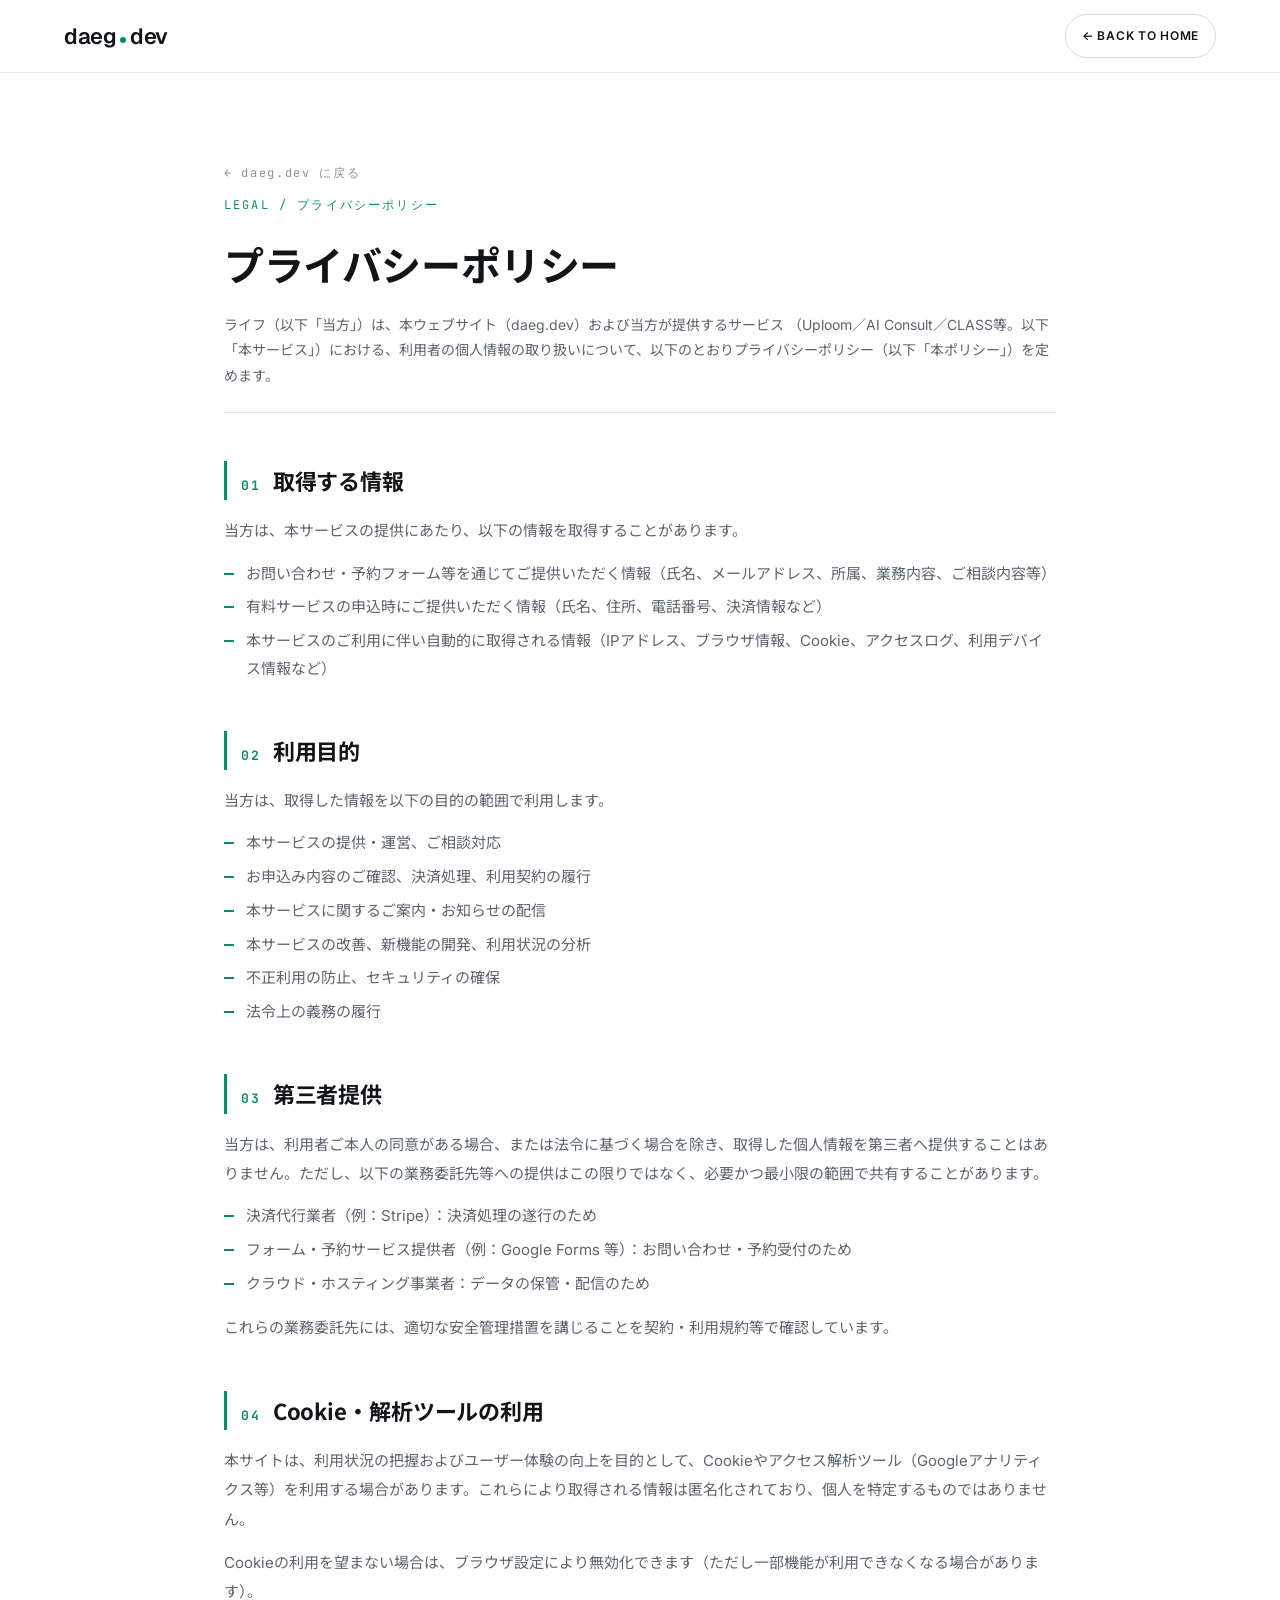
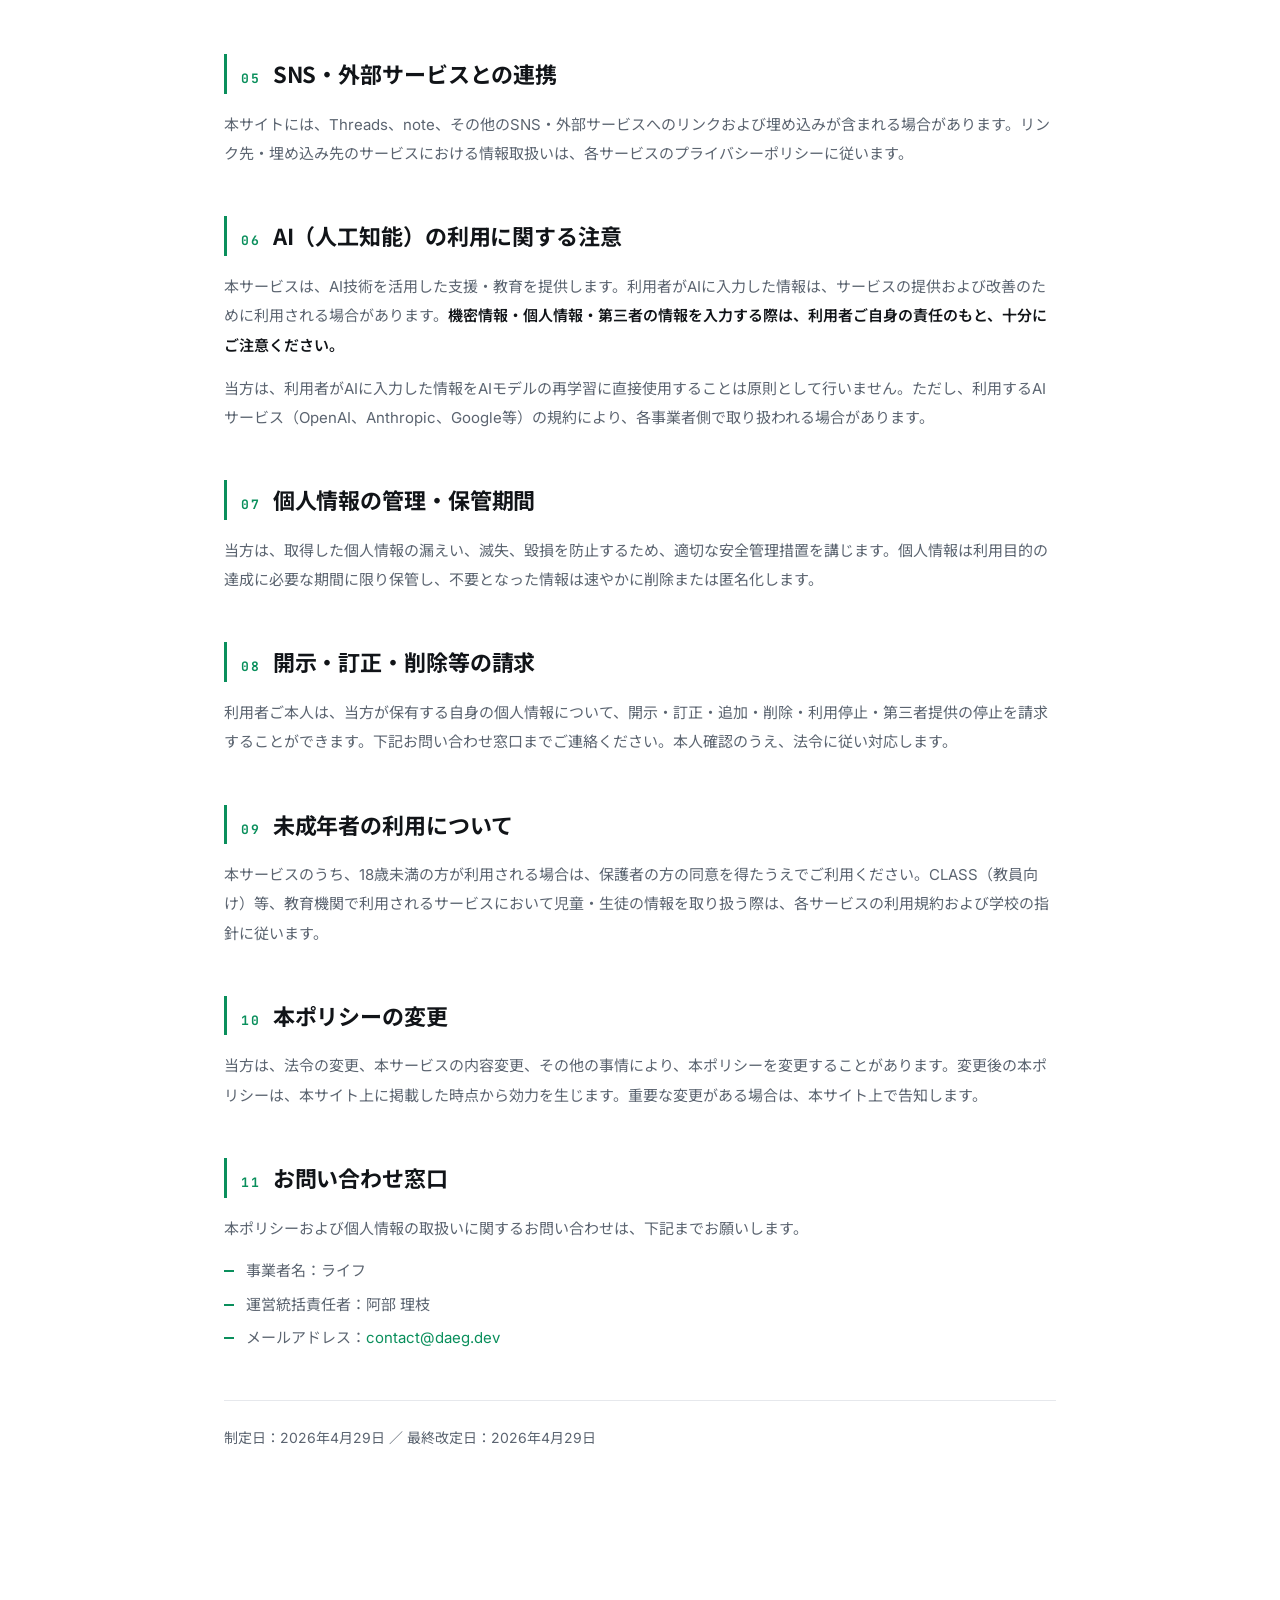
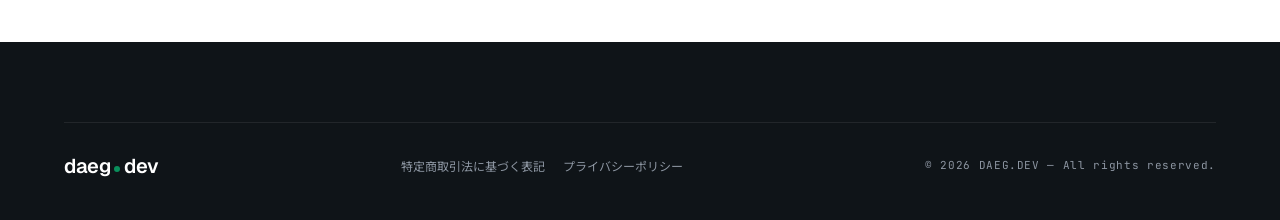
<file: legal/privacy.html>
<!DOCTYPE html>
<html lang="ja">
<head>
  <meta charset="UTF-8" />
  <meta name="viewport" content="width=device-width, initial-scale=1.0" />
  <title>プライバシーポリシー — DAEG.DEV</title>
  <meta name="description" content="DAEG.DEV のプライバシーポリシー。個人情報の取り扱いについての方針を記載しています。" />
  <meta name="robots" content="index, follow" />
  <link rel="preconnect" href="https://fonts.googleapis.com" />
  <link rel="preconnect" href="https://fonts.gstatic.com" crossorigin />
  <link
    href="https://fonts.googleapis.com/css2?family=Geist:wght@400;500;600;700&family=Inter:wght@400;500;600&family=JetBrains+Mono:wght@400;500;700&family=Noto+Sans+JP:wght@400;500;700&display=swap"
    rel="stylesheet"
  />
  <link rel="icon" type="image/svg+xml" href="../assets/favicon.svg" />
  <link rel="apple-touch-icon" href="../assets/apple-touch-icon.png" />
  <link rel="stylesheet" href="../assets/style.css" />
  <style>
    .legal-wrap { max-width: 880px; margin: 0 auto; padding: 80px 24px 120px; }
    .legal-eyebrow {
      font-family: var(--font-mono);
      font-size: 12px; letter-spacing: 0.18em; color: var(--green);
      text-transform: uppercase; margin-bottom: 12px;
    }
    .legal-title {
      font-family: var(--font-jp); font-weight: 700;
      font-size: clamp(28px, 4vw, 40px);
      letter-spacing: -0.01em;
      margin-bottom: 12px;
    }
    .legal-sub {
      color: var(--text-sub); font-size: 14px;
      margin-bottom: 48px;
      padding-bottom: 24px; border-bottom: 1px solid var(--border);
    }
    .legal-h2 {
      font-family: var(--font-jp);
      font-size: 22px; font-weight: 700;
      color: var(--text);
      margin-top: 48px;
      margin-bottom: 16px;
      padding-left: 14px;
      border-left: 3px solid var(--green);
      letter-spacing: -0.005em;
    }
    .legal-h2 .num {
      font-family: var(--font-mono);
      font-size: 13px;
      color: var(--green);
      letter-spacing: 0.14em;
      margin-right: 12px;
    }
    .legal-body p {
      font-size: 15px; line-height: 1.95;
      color: var(--text-sub);
      margin-bottom: 14px;
    }
    .legal-body ul {
      margin: 8px 0 16px 0;
      padding-left: 0;
      list-style: none;
    }
    .legal-body li {
      font-size: 15px; line-height: 1.85;
      color: var(--text-sub);
      padding-left: 22px;
      position: relative;
      margin-bottom: 6px;
    }
    .legal-body li::before {
      content: ""; position: absolute; left: 0; top: 13px;
      width: 10px; height: 2px; background: var(--green);
    }
    .legal-body strong { color: var(--text); font-weight: 600; }
    .legal-back {
      display: inline-flex; align-items: center; gap: 8px;
      font-family: var(--font-mono); font-size: 12px; letter-spacing: 0.14em;
      color: var(--text-mute);
      padding: 10px 0;
    }
    .legal-back:hover { color: var(--green); }
    .legal-note {
      background: var(--bg-tint);
      border-left: 3px solid var(--green);
      padding: 16px 20px;
      border-radius: 6px;
      font-size: 13px; line-height: 1.85;
      color: var(--text-sub);
      margin-bottom: 32px;
    }
  </style>
</head>
<body>
  <header class="site-header" id="siteHeader">
    <div class="container header-inner">
      <a href="../index.html" class="logo" aria-label="daeg.dev">
        <span class="logo-mark">daeg</span><span class="logo-dot" aria-hidden="true"></span><span class="logo-tld">dev</span>
      </a>
      <a href="../index.html" class="btn btn-ghost btn-sm">← BACK TO HOME</a>
    </div>
  </header>

  <main class="legal-wrap">
    <a href="../index.html" class="legal-back">← daeg.dev に戻る</a>

    <p class="legal-eyebrow">LEGAL / プライバシーポリシー</p>
    <h1 class="legal-title">プライバシーポリシー</h1>
    <p class="legal-sub">
      ライフ（以下「当方」）は、本ウェブサイト（daeg.dev）および当方が提供するサービス
      （Uploom／AI Consult／CLASS等。以下「本サービス」）における、利用者の個人情報の取り扱いについて、以下のとおりプライバシーポリシー（以下「本ポリシー」）を定めます。
    </p>

    <div class="legal-body">
      <h2 class="legal-h2"><span class="num">01</span>取得する情報</h2>
      <p>当方は、本サービスの提供にあたり、以下の情報を取得することがあります。</p>
      <ul>
        <li>お問い合わせ・予約フォーム等を通じてご提供いただく情報（氏名、メールアドレス、所属、業務内容、ご相談内容等）</li>
        <li>有料サービスの申込時にご提供いただく情報（氏名、住所、電話番号、決済情報など）</li>
        <li>本サービスのご利用に伴い自動的に取得される情報（IPアドレス、ブラウザ情報、Cookie、アクセスログ、利用デバイス情報など）</li>
      </ul>

      <h2 class="legal-h2"><span class="num">02</span>利用目的</h2>
      <p>当方は、取得した情報を以下の目的の範囲で利用します。</p>
      <ul>
        <li>本サービスの提供・運営、ご相談対応</li>
        <li>お申込み内容のご確認、決済処理、利用契約の履行</li>
        <li>本サービスに関するご案内・お知らせの配信</li>
        <li>本サービスの改善、新機能の開発、利用状況の分析</li>
        <li>不正利用の防止、セキュリティの確保</li>
        <li>法令上の義務の履行</li>
      </ul>

      <h2 class="legal-h2"><span class="num">03</span>第三者提供</h2>
      <p>当方は、利用者ご本人の同意がある場合、または法令に基づく場合を除き、取得した個人情報を第三者へ提供することはありません。ただし、以下の業務委託先等への提供はこの限りではなく、必要かつ最小限の範囲で共有することがあります。</p>
      <ul>
        <li>決済代行業者（例：Stripe）：決済処理の遂行のため</li>
        <li>フォーム・予約サービス提供者（例：Google Forms 等）：お問い合わせ・予約受付のため</li>
        <li>クラウド・ホスティング事業者：データの保管・配信のため</li>
      </ul>
      <p>これらの業務委託先には、適切な安全管理措置を講じることを契約・利用規約等で確認しています。</p>

      <h2 class="legal-h2"><span class="num">04</span>Cookie・解析ツールの利用</h2>
      <p>本サイトは、利用状況の把握およびユーザー体験の向上を目的として、Cookieやアクセス解析ツール（Googleアナリティクス等）を利用する場合があります。これらにより取得される情報は匿名化されており、個人を特定するものではありません。</p>
      <p>Cookieの利用を望まない場合は、ブラウザ設定により無効化できます（ただし一部機能が利用できなくなる場合があります）。</p>

      <h2 class="legal-h2"><span class="num">05</span>SNS・外部サービスとの連携</h2>
      <p>本サイトには、Threads、note、その他のSNS・外部サービスへのリンクおよび埋め込みが含まれる場合があります。リンク先・埋め込み先のサービスにおける情報取扱いは、各サービスのプライバシーポリシーに従います。</p>

      <h2 class="legal-h2"><span class="num">06</span>AI（人工知能）の利用に関する注意</h2>
      <p>本サービスは、AI技術を活用した支援・教育を提供します。利用者がAIに入力した情報は、サービスの提供および改善のために利用される場合があります。<strong>機密情報・個人情報・第三者の情報を入力する際は、利用者ご自身の責任のもと、十分にご注意ください。</strong></p>
      <p>当方は、利用者がAIに入力した情報をAIモデルの再学習に直接使用することは原則として行いません。ただし、利用するAIサービス（OpenAI、Anthropic、Google等）の規約により、各事業者側で取り扱われる場合があります。</p>

      <h2 class="legal-h2"><span class="num">07</span>個人情報の管理・保管期間</h2>
      <p>当方は、取得した個人情報の漏えい、滅失、毀損を防止するため、適切な安全管理措置を講じます。個人情報は利用目的の達成に必要な期間に限り保管し、不要となった情報は速やかに削除または匿名化します。</p>

      <h2 class="legal-h2"><span class="num">08</span>開示・訂正・削除等の請求</h2>
      <p>利用者ご本人は、当方が保有する自身の個人情報について、開示・訂正・追加・削除・利用停止・第三者提供の停止を請求することができます。下記お問い合わせ窓口までご連絡ください。本人確認のうえ、法令に従い対応します。</p>

      <h2 class="legal-h2"><span class="num">09</span>未成年者の利用について</h2>
      <p>本サービスのうち、18歳未満の方が利用される場合は、保護者の方の同意を得たうえでご利用ください。CLASS（教員向け）等、教育機関で利用されるサービスにおいて児童・生徒の情報を取り扱う際は、各サービスの利用規約および学校の指針に従います。</p>

      <h2 class="legal-h2"><span class="num">10</span>本ポリシーの変更</h2>
      <p>当方は、法令の変更、本サービスの内容変更、その他の事情により、本ポリシーを変更することがあります。変更後の本ポリシーは、本サイト上に掲載した時点から効力を生じます。重要な変更がある場合は、本サイト上で告知します。</p>

      <h2 class="legal-h2"><span class="num">11</span>お問い合わせ窓口</h2>
      <p>本ポリシーおよび個人情報の取扱いに関するお問い合わせは、下記までお願いします。</p>
      <ul>
        <li>事業者名：ライフ</li>
        <li>運営統括責任者：阿部 理枝</li>
        <li>メールアドレス：<a href="mailto:contact@daeg.dev" style="color:var(--green);">contact@daeg.dev</a></li>
      </ul>
    </div>

    <p class="legal-sub" style="margin-top:48px; padding-top:24px; border-top:1px solid var(--border); border-bottom:0;">
      制定日：2026年4月29日 ／ 最終改定日：2026年4月29日
    </p>
  </main>

  <footer class="site-footer">
    <div class="container">
      <div class="footer-bottom">
        <p class="footer-logo">daeg<span class="footer-dot" aria-hidden="true"></span>dev</p>
        <ul class="footer-legal">
          <li><a href="tokushoho.html">特定商取引法に基づく表記</a></li>
          <li><a href="privacy.html">プライバシーポリシー</a></li>
        </ul>
        <p class="footer-copy">© 2026 DAEG.DEV — All rights reserved.</p>
      </div>
    </div>
  </footer>
</body>
</html>
</file>
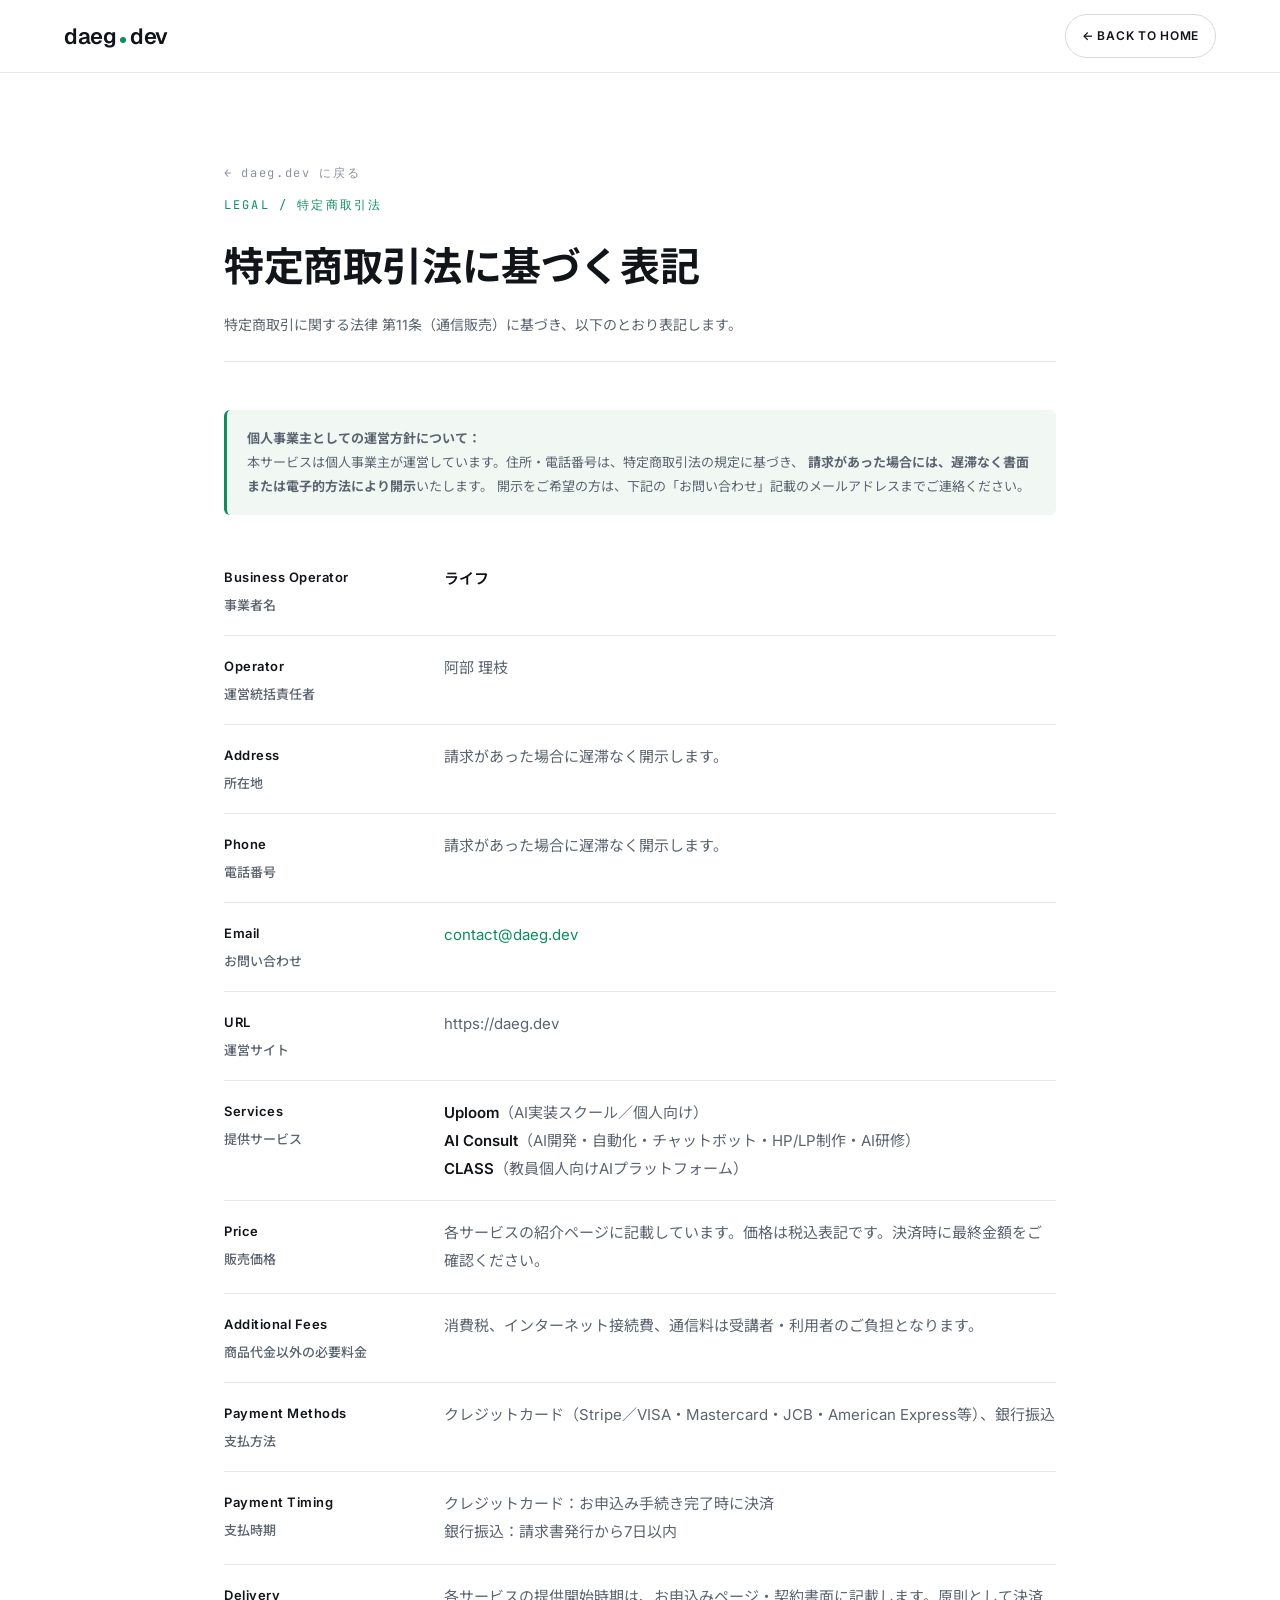
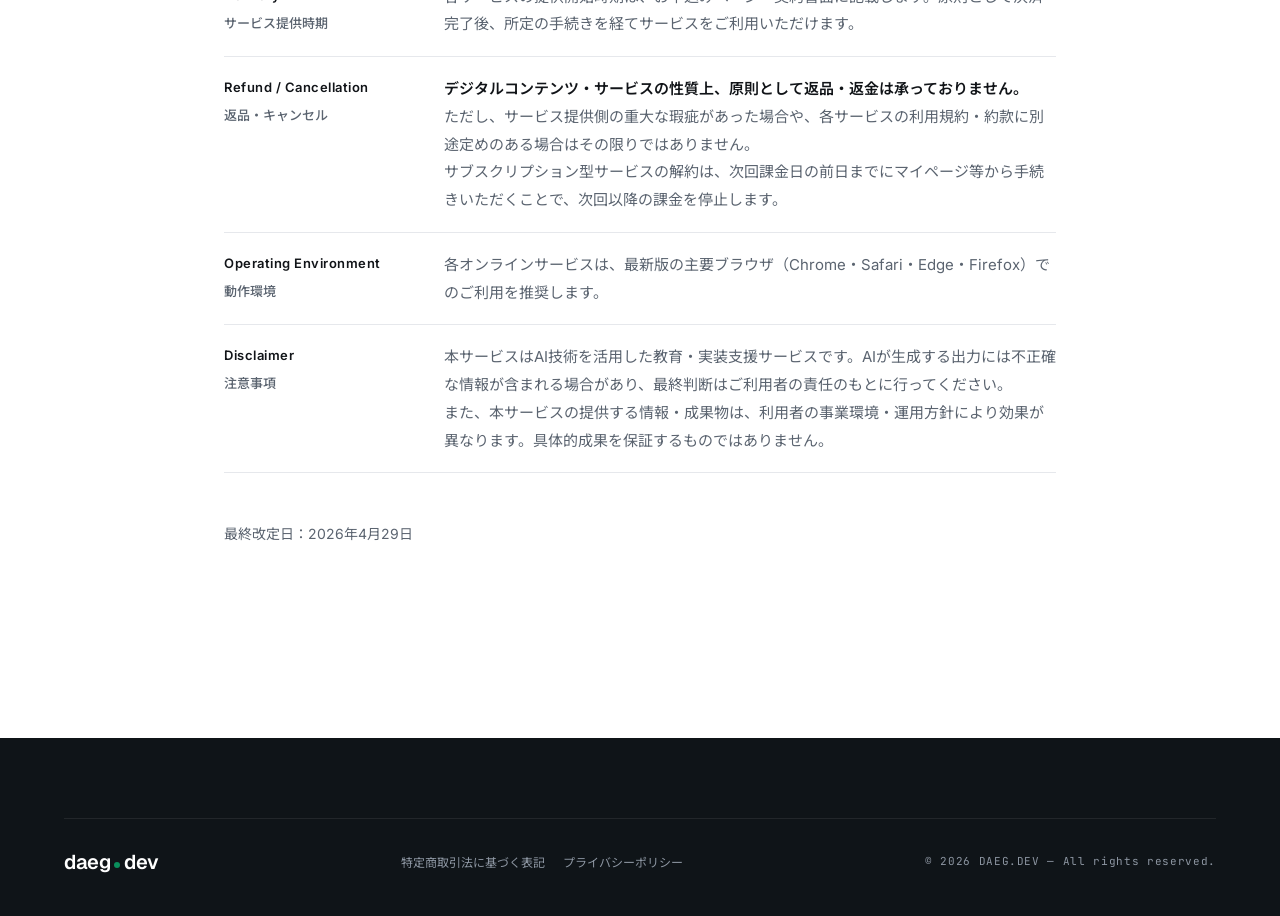
<file: legal/tokushoho.html>
<!DOCTYPE html>
<html lang="ja">
<head>
  <meta charset="UTF-8" />
  <meta name="viewport" content="width=device-width, initial-scale=1.0" />
  <title>特定商取引法に基づく表記 — DAEG.DEV</title>
  <meta name="description" content="DAEG.DEV における特定商取引法に基づく表記。" />
  <meta name="robots" content="index, follow" />
  <link rel="preconnect" href="https://fonts.googleapis.com" />
  <link rel="preconnect" href="https://fonts.gstatic.com" crossorigin />
  <link
    href="https://fonts.googleapis.com/css2?family=Geist:wght@400;500;600;700&family=Inter:wght@400;500;600&family=JetBrains+Mono:wght@400;500;700&family=Noto+Sans+JP:wght@400;500;700&display=swap"
    rel="stylesheet"
  />
  <link rel="icon" type="image/svg+xml" href="../assets/favicon.svg" />
  <link rel="apple-touch-icon" href="../assets/apple-touch-icon.png" />
  <link rel="stylesheet" href="../assets/style.css" />
  <style>
    .legal-wrap { max-width: 880px; margin: 0 auto; padding: 80px 24px 120px; }
    .legal-eyebrow {
      font-family: var(--font-mono);
      font-size: 12px; letter-spacing: 0.18em; color: var(--green);
      text-transform: uppercase; margin-bottom: 12px;
    }
    .legal-title {
      font-family: var(--font-jp); font-weight: 700;
      font-size: clamp(28px, 4vw, 40px);
      letter-spacing: -0.01em;
      margin-bottom: 12px;
    }
    .legal-sub {
      color: var(--text-sub); font-size: 14px;
      margin-bottom: 48px;
      padding-bottom: 24px; border-bottom: 1px solid var(--border);
    }
    .legal-table {
      width: 100%; border-collapse: collapse;
      margin-bottom: 48px;
    }
    .legal-table th, .legal-table td {
      padding: 18px 0;
      text-align: left;
      vertical-align: top;
      border-bottom: 1px solid var(--border);
      font-size: 15px; line-height: 1.85;
    }
    .legal-table th {
      width: 220px;
      font-family: var(--font-en);
      font-weight: 600; font-size: 13px;
      letter-spacing: 0.04em;
      color: var(--text);
      padding-right: 24px;
    }
    .legal-table th .ja {
      display: block; font-family: var(--font-jp);
      font-weight: 500; font-size: 13px;
      color: var(--text-sub); letter-spacing: 0;
      margin-top: 4px;
    }
    .legal-table td { color: var(--text-sub); }
    .legal-table td strong { color: var(--text); font-weight: 600; }
    .legal-note {
      background: var(--bg-tint);
      border-left: 3px solid var(--green);
      padding: 16px 20px;
      border-radius: 6px;
      font-size: 13px; line-height: 1.85;
      color: var(--text-sub);
      margin-bottom: 32px;
    }
    .legal-back {
      display: inline-flex; align-items: center; gap: 8px;
      font-family: var(--font-mono); font-size: 12px; letter-spacing: 0.14em;
      color: var(--text-mute);
      padding: 10px 0;
    }
    .legal-back:hover { color: var(--green); }
    @media (max-width: 640px) {
      .legal-table th, .legal-table td { display: block; width: 100%; padding: 8px 0; }
      .legal-table th { padding-top: 18px; border-bottom: 0; }
      .legal-table td { padding-bottom: 18px; }
    }
  </style>
</head>
<body>
  <header class="site-header" id="siteHeader">
    <div class="container header-inner">
      <a href="../index.html" class="logo" aria-label="daeg.dev">
        <span class="logo-mark">daeg</span><span class="logo-dot" aria-hidden="true"></span><span class="logo-tld">dev</span>
      </a>
      <a href="../index.html" class="btn btn-ghost btn-sm">← BACK TO HOME</a>
    </div>
  </header>

  <main class="legal-wrap">
    <a href="../index.html" class="legal-back">← daeg.dev に戻る</a>

    <p class="legal-eyebrow">LEGAL / 特定商取引法</p>
    <h1 class="legal-title">特定商取引法に基づく表記</h1>
    <p class="legal-sub">特定商取引に関する法律 第11条（通信販売）に基づき、以下のとおり表記します。</p>

    <div class="legal-note">
      <strong>個人事業主としての運営方針について：</strong><br />
      本サービスは個人事業主が運営しています。住所・電話番号は、特定商取引法の規定に基づき、
      <strong>請求があった場合には、遅滞なく書面または電子的方法により開示</strong>いたします。
      開示をご希望の方は、下記の「お問い合わせ」記載のメールアドレスまでご連絡ください。
    </div>

    <table class="legal-table">
      <tbody>
        <tr>
          <th>Business Operator<span class="ja">事業者名</span></th>
          <td><strong>ライフ</strong></td>
        </tr>
        <tr>
          <th>Operator<span class="ja">運営統括責任者</span></th>
          <td>阿部 理枝</td>
        </tr>
        <tr>
          <th>Address<span class="ja">所在地</span></th>
          <td>請求があった場合に遅滞なく開示します。</td>
        </tr>
        <tr>
          <th>Phone<span class="ja">電話番号</span></th>
          <td>請求があった場合に遅滞なく開示します。</td>
        </tr>
        <tr>
          <th>Email<span class="ja">お問い合わせ</span></th>
          <td><a href="mailto:contact@daeg.dev" style="color:var(--green);">contact@daeg.dev</a></td>
        </tr>
        <tr>
          <th>URL<span class="ja">運営サイト</span></th>
          <td>https://daeg.dev</td>
        </tr>
        <tr>
          <th>Services<span class="ja">提供サービス</span></th>
          <td>
            <strong>Uploom</strong>（AI実装スクール／個人向け）<br />
            <strong>AI Consult</strong>（AI開発・自動化・チャットボット・HP/LP制作・AI研修）<br />
            <strong>CLASS</strong>（教員個人向けAIプラットフォーム）
          </td>
        </tr>
        <tr>
          <th>Price<span class="ja">販売価格</span></th>
          <td>各サービスの紹介ページに記載しています。価格は税込表記です。決済時に最終金額をご確認ください。</td>
        </tr>
        <tr>
          <th>Additional Fees<span class="ja">商品代金以外の必要料金</span></th>
          <td>消費税、インターネット接続費、通信料は受講者・利用者のご負担となります。</td>
        </tr>
        <tr>
          <th>Payment Methods<span class="ja">支払方法</span></th>
          <td>クレジットカード（Stripe／VISA・Mastercard・JCB・American Express等）、銀行振込</td>
        </tr>
        <tr>
          <th>Payment Timing<span class="ja">支払時期</span></th>
          <td>クレジットカード：お申込み手続き完了時に決済<br />銀行振込：請求書発行から7日以内</td>
        </tr>
        <tr>
          <th>Delivery<span class="ja">サービス提供時期</span></th>
          <td>各サービスの提供開始時期は、お申込みページ・契約書面に記載します。原則として決済完了後、所定の手続きを経てサービスをご利用いただけます。</td>
        </tr>
        <tr>
          <th>Refund / Cancellation<span class="ja">返品・キャンセル</span></th>
          <td>
            <strong>デジタルコンテンツ・サービスの性質上、原則として返品・返金は承っておりません。</strong><br />
            ただし、サービス提供側の重大な瑕疵があった場合や、各サービスの利用規約・約款に別途定めのある場合はその限りではありません。<br />
            サブスクリプション型サービスの解約は、次回課金日の前日までにマイページ等から手続きいただくことで、次回以降の課金を停止します。
          </td>
        </tr>
        <tr>
          <th>Operating Environment<span class="ja">動作環境</span></th>
          <td>各オンラインサービスは、最新版の主要ブラウザ（Chrome・Safari・Edge・Firefox）でのご利用を推奨します。</td>
        </tr>
        <tr>
          <th>Disclaimer<span class="ja">注意事項</span></th>
          <td>
            本サービスはAI技術を活用した教育・実装支援サービスです。AIが生成する出力には不正確な情報が含まれる場合があり、最終判断はご利用者の責任のもとに行ってください。<br />
            また、本サービスの提供する情報・成果物は、利用者の事業環境・運用方針により効果が異なります。具体的成果を保証するものではありません。
          </td>
        </tr>
      </tbody>
    </table>

    <p class="legal-sub" style="margin-top:32px; padding-top:0; border:0;">
      最終改定日：2026年4月29日
    </p>
  </main>

  <footer class="site-footer">
    <div class="container">
      <div class="footer-bottom">
        <p class="footer-logo">daeg<span class="footer-dot" aria-hidden="true"></span>dev</p>
        <ul class="footer-legal">
          <li><a href="tokushoho.html">特定商取引法に基づく表記</a></li>
          <li><a href="privacy.html">プライバシーポリシー</a></li>
        </ul>
        <p class="footer-copy">© 2026 DAEG.DEV — All rights reserved.</p>
      </div>
    </div>
  </footer>
</body>
</html>
</file>
<file: assets/style.css>
/* ==========================================================================
   DAEG.DEV — White × Modern Green
   Clean, calm, trustworthy. Accent green only as dots, chips, borders.
   ========================================================================== */

:root {
  /* Surfaces */
  --bg: #ffffff;
  --bg-soft: #fafafa;
  --bg-tint: #f1f7f3;        /* very pale green */
  --border: #e6e8ec;
  --border-strong: #d6d9df;

  /* Text */
  --text: #111418;
  --text-sub: #5b6470;
  --text-mute: #8a92a0;

  /* Brand green */
  --green: #0a8f5c;
  --green-hover: #086f48;
  --green-soft: #d6ebe0;

  /* Footer */
  --footer-bg: #0f1418;
  --footer-text: #d8dde2;
  --footer-mute: #8d96a2;

  /* Type */
  --font-en: "Space Grotesk", "Inter", system-ui, sans-serif;
  --font-body: "Inter", "Noto Sans JP", system-ui, sans-serif;
  --font-jp: "Noto Sans JP", system-ui, sans-serif;
  --font-mono: "JetBrains Mono", ui-monospace, monospace;

  /* Layout */
  --max: 1200px;
  --radius-sm: 10px;
  --radius: 14px;
  --radius-lg: 20px;
  --shadow-sm: 0 1px 2px rgba(15, 20, 24, 0.04), 0 2px 8px rgba(15, 20, 24, 0.04);
  --shadow-md: 0 4px 12px rgba(15, 20, 24, 0.06), 0 12px 28px rgba(15, 20, 24, 0.06);
  --ease: cubic-bezier(0.2, 0.7, 0.2, 1);
}

/* Reset */
*, *::before, *::after { box-sizing: border-box; }
html { scroll-behavior: smooth; -webkit-text-size-adjust: 100%; }
body {
  margin: 0;
  font-family: var(--font-body);
  font-weight: 400;
  font-size: 16px;
  line-height: 1.8;
  color: var(--text);
  background: var(--bg);
  -webkit-font-smoothing: antialiased;
  text-rendering: optimizeLegibility;
}
body, p, h1, h2, h3, h4, h5, h6, ul, ol { margin: 0; padding: 0; }
ul, ol { list-style: none; }
a { color: inherit; text-decoration: none; transition: color 0.2s var(--ease); }
img { max-width: 100%; display: block; }
button { font: inherit; color: inherit; background: none; border: 0; cursor: pointer; }

/* JP body uses NotoSansJP via fallback chain */
.vision-headline, .vision-body, .hero-jp, .hero-lead,
.section-lead, .news-title, .service-question, .service-jp, .service-body,
.service-points li, .contact-lead, .contact-body, .contact-note,
.work-body, .about-bio, .about-creed p, .step-jp, .footer-jp {
  font-family: var(--font-jp);
}

/* Container */
.container { width: 100%; max-width: var(--max); margin: 0 auto; padding: 0 24px; }

/* ==========================================================================
   HEADER
   ========================================================================== */
.site-header {
  position: sticky; top: 0; z-index: 50;
  background: rgba(255,255,255,0.85);
  backdrop-filter: saturate(180%) blur(12px);
  -webkit-backdrop-filter: saturate(180%) blur(12px);
  border-bottom: 1px solid var(--border);
}
.header-inner {
  display: flex; align-items: center; justify-content: space-between;
  height: 72px; gap: 24px;
}
.logo {
  font-family: "Geist", "Inter", system-ui, sans-serif;
  font-weight: 600; font-size: 22px; letter-spacing: -0.02em;
  display: inline-flex; align-items: baseline;
  color: var(--text);
  line-height: 1;
}
.logo-mark, .logo-tld { color: var(--text); }
.logo-dot {
  display: inline-block;
  width: 6px; height: 6px;
  background: var(--green);
  border-radius: 50%;
  margin: 0 4px;
  transform: translateY(-1px);
  transition: transform 0.3s var(--ease), background 0.3s var(--ease);
}
.logo:hover .logo-dot {
  transform: translateY(-1px) scale(1.15);
  background: var(--green-hover);
}

.site-nav ul { display: flex; gap: 28px; align-items: center; }
.site-nav a {
  display: inline-flex; flex-direction: column; gap: 2px;
  font-family: var(--font-en);
  font-weight: 500; font-size: 13px; letter-spacing: 0.08em;
  padding: 6px 2px;
  border-bottom: 2px solid transparent;
  transition: border-color 0.2s var(--ease), color 0.2s var(--ease);
}
.site-nav a:hover { color: var(--green); border-bottom-color: var(--green); }
.nav-en { line-height: 1; }
.nav-jp { font-family: var(--font-jp); font-size: 10px; color: var(--text-mute); letter-spacing: 0.1em; line-height: 1; }

.header-cta { white-space: nowrap; }
.btn-sub { font-weight: 500; opacity: 0.85; }

.nav-toggle { display: none; flex-direction: column; gap: 4px; padding: 8px; }
.nav-toggle span { width: 22px; height: 2px; background: var(--text); border-radius: 2px; transition: 0.2s; }

/* ==========================================================================
   BUTTONS
   ========================================================================== */
.btn {
  display: inline-flex; align-items: center; justify-content: center;
  gap: 6px;
  font-family: var(--font-en);
  font-weight: 600; font-size: 14px; letter-spacing: 0.06em;
  padding: 14px 22px;
  border-radius: 999px;
  border: 1.5px solid transparent;
  transition: transform 0.2s var(--ease), background 0.2s var(--ease),
              color 0.2s var(--ease), border-color 0.2s var(--ease),
              box-shadow 0.2s var(--ease);
  cursor: pointer;
  white-space: nowrap;
}
.btn:hover { transform: translateY(-2px); }

.btn-primary { background: var(--green); color: #fff; box-shadow: 0 4px 14px rgba(10, 143, 92, 0.25); }
.btn-primary:hover { background: var(--green-hover); box-shadow: 0 8px 22px rgba(10, 143, 92, 0.3); }

.btn-ghost { background: #fff; color: var(--text); border-color: var(--border-strong); }
.btn-ghost:hover { border-color: var(--green); color: var(--green); }

.btn-outline { background: transparent; color: var(--green); border-color: var(--green); }
.btn-outline:hover { background: var(--green); color: #fff; }

.btn-sm { padding: 10px 16px; font-size: 12px; }
.btn-xl { padding: 20px 36px; font-size: 16px; }

/* Pulse dot */
.dot-pulse {
  display: inline-block;
  width: 8px; height: 8px;
  background: var(--green);
  border-radius: 50%;
  margin-right: 8px;
  position: relative;
  vertical-align: middle;
  animation: breathe 2.4s ease-in-out infinite;
}
.dot-pulse::after {
  content: ""; position: absolute; inset: -4px;
  border-radius: 50%;
  border: 1.5px solid var(--green);
  opacity: 0; animation: ring 2.4s ease-out infinite;
}
@keyframes breathe { 0%,100% { transform: scale(1); opacity: 1; } 50% { transform: scale(0.85); opacity: 0.7; } }
@keyframes ring { 0% { opacity: 0.7; transform: scale(0.6); } 80%,100% { opacity: 0; transform: scale(1.4); } }

/* ==========================================================================
   HERO  (with bg image, floating orbs, staggered reveal)
   ========================================================================== */
.hero {
  position: relative;
  padding: 140px 0 120px;
  border-bottom: 1px solid var(--border);
  overflow: hidden;
  isolation: isolate;
  background:
    linear-gradient(180deg, rgba(255,255,255,.55) 0%, rgba(255,255,255,.6) 60%, #ffffff 100%),
    url('images/hero-b.jpg') center / cover no-repeat,
    var(--bg);
}
.hero::before {
  content: ""; position: absolute; inset: 0;
  background: radial-gradient(60% 80% at 50% 20%, rgba(241,247,243,.4), transparent 70%);
  pointer-events: none;
  z-index: 0;
}

/* Floating green orbs — clearly alive */
.hero-bg {
  position: absolute; inset: 0;
  pointer-events: none;
  z-index: 1;
}
.hero-bg .orb {
  position: absolute;
  border-radius: 50%;
  will-change: transform, opacity;
}
.hero-bg .orb-1 {
  width: 360px; height: 360px;
  top: 0; left: 0;
  background: radial-gradient(circle at 40% 35%, rgba(10,143,92,.65), rgba(10,143,92,0) 70%);
  filter: blur(24px);
  animation: drift1 12s ease-in-out infinite;
}
.hero-bg .orb-2 {
  width: 240px; height: 240px;
  top: 0; right: 0;
  background: radial-gradient(circle at 50% 50%, rgba(10,143,92,.55), rgba(10,143,92,0) 70%);
  filter: blur(20px);
  animation: drift2 9s ease-in-out infinite;
}
.hero-bg .orb-3 {
  width: 460px; height: 460px;
  bottom: 0; left: 25%;
  background: radial-gradient(circle at 50% 40%, rgba(10,143,92,.4), rgba(10,143,92,0) 70%);
  filter: blur(32px);
  animation: drift3 14s ease-in-out infinite;
}
.hero-bg .orb-4 {
  width: 160px; height: 160px;
  bottom: 18%; right: 12%;
  background: radial-gradient(circle at 50% 50%, rgba(10,143,92,.8), rgba(10,143,92,0) 65%);
  filter: blur(14px);
  animation: drift4 7s ease-in-out infinite;
}
.hero-bg .orb-5 {
  width: 100px; height: 100px;
  top: 50%; left: 50%;
  background: radial-gradient(circle at 50% 50%, rgba(10,143,92,.95), rgba(10,143,92,0) 65%);
  filter: blur(8px);
  animation: drift5 5s ease-in-out infinite;
}

/* Big visible drift — translations are 200-340px, durations 5-14s */
@keyframes drift1 {
  0%   { transform: translate(0, 0)            scale(1);    }
  33%  { transform: translate(280px, 120px)    scale(1.15); }
  66%  { transform: translate(180px, 300px)    scale(0.9);  }
  100% { transform: translate(0, 0)            scale(1);    }
}
@keyframes drift2 {
  0%   { transform: translate(0, 0)            scale(1);    }
  50%  { transform: translate(-260px, 180px)   scale(1.2);  }
  100% { transform: translate(0, 0)            scale(1);    }
}
@keyframes drift3 {
  0%   { transform: translate(0, 0)            scale(1);    }
  40%  { transform: translate(-160px, -200px)  scale(1.1);  }
  80%  { transform: translate(120px, -80px)    scale(0.95); }
  100% { transform: translate(0, 0)            scale(1);    }
}
@keyframes drift4 {
  0%   { transform: translate(0, 0)            scale(1);    opacity: 1; }
  50%  { transform: translate(-220px, -140px)  scale(1.3);  opacity: .6; }
  100% { transform: translate(0, 0)            scale(1);    opacity: 1; }
}
@keyframes drift5 {
  0%   { transform: translate(-50%, -50%)                  scale(1);    opacity: 1; }
  25%  { transform: translate(calc(-50% + 240px), -50%)    scale(1.3);  opacity: .8; }
  50%  { transform: translate(calc(-50% + 320px), calc(-50% + 180px)) scale(.7); opacity: 1; }
  75%  { transform: translate(calc(-50% - 200px), calc(-50% + 120px)) scale(1.2); opacity: .9; }
  100% { transform: translate(-50%, -50%)                  scale(1);    opacity: 1; }
}

/* Diagonal light sweep across the hero */
.hero::after {
  content: ""; position: absolute;
  top: -50%; left: -30%;
  width: 60%; height: 200%;
  background: linear-gradient(115deg, transparent 0%, rgba(10,143,92,.08) 45%, rgba(10,143,92,.18) 50%, rgba(10,143,92,.08) 55%, transparent 100%);
  transform: skewX(-15deg);
  pointer-events: none;
  z-index: 1;
  animation: sweep 8s ease-in-out infinite;
}
@keyframes sweep {
  0%, 100% { transform: translateX(-30%) skewX(-15deg); opacity: 0; }
  50%      { transform: translateX(180%)  skewX(-15deg); opacity: 1; }
}

.hero-inner {
  max-width: 920px;
  margin: 0 auto;
  text-align: center;
  position: relative;
  z-index: 2;
}
.hero-eyebrow {
  font-family: var(--font-mono);
  font-size: 12px; letter-spacing: 0.18em; color: var(--green);
  text-transform: uppercase;
  margin-bottom: 28px;
}
.hero-title {
  font-family: var(--font-jp);
  font-weight: 700;
  font-size: clamp(48px, 8vw, 96px);
  line-height: 1.1;
  letter-spacing: -0.02em;
  color: var(--text);
  margin-bottom: 24px;
  display: flex;
  flex-direction: column;
  align-items: center;
  gap: 6px;
}
.hero-line { display: inline-block; }
.hero-jp {
  font-size: clamp(20px, 2.4vw, 26px);
  font-weight: 500;
  color: var(--text);
  margin-bottom: 18px;
}
.hero-lead {
  font-size: 16px;
  color: var(--text-sub);
  margin-bottom: 40px;
}
.hero-ctas {
  display: flex; gap: 14px; justify-content: center; flex-wrap: wrap;
  margin-bottom: 56px;
}
.hero-meta {
  display: flex; gap: 40px; justify-content: center; flex-wrap: wrap;
  font-family: var(--font-mono); font-size: 12px; letter-spacing: 0.12em;
  color: var(--text-mute); text-transform: uppercase;
}
.hero-meta strong { color: var(--green); font-weight: 700; font-size: 16px; margin-right: 6px; }

/* Scroll hint */
.hero-scroll-hint {
  position: absolute;
  bottom: 28px; left: 50%;
  transform: translateX(-50%);
  display: inline-flex;
  flex-direction: column;
  align-items: center;
  gap: 10px;
  font-family: var(--font-mono);
  font-size: 10px;
  letter-spacing: 0.24em;
  color: var(--text-mute);
  z-index: 3;
  animation: fadeIn 1s ease-out 1.5s both;
}
.hsh-bar {
  width: 1px;
  height: 36px;
  background: linear-gradient(to bottom, var(--green), transparent);
  animation: scrollDrop 2.2s ease-in-out infinite;
}
@keyframes scrollDrop {
  0%   { transform: scaleY(0); transform-origin: top; }
  50%  { transform: scaleY(1); transform-origin: top; }
  51%  { transform: scaleY(1); transform-origin: bottom; }
  100% { transform: scaleY(0); transform-origin: bottom; }
}
@keyframes fadeIn { from { opacity: 0; } to { opacity: 1; } }

/* ----- Reveal animation (stagger via --rd CSS var per element) ----- */
.reveal {
  opacity: 0;
  transform: translateY(18px);
  filter: blur(2px);
  animation: revealUp 0.9s cubic-bezier(0.2, 0.7, 0.2, 1) forwards;
  animation-delay: var(--rd, 0s);
}
@keyframes revealUp {
  to { opacity: 1; transform: translateY(0); filter: blur(0); }
}

@media (prefers-reduced-motion: reduce) {
  /* Disable only big text reveals — keep ambient orb drift & dot pulse,
     since they are gentle and don't cause vestibular issues. */
  .reveal {
    animation: none !important;
    opacity: 1 !important;
    transform: none !important;
    filter: none !important;
  }
  .hsh-bar { animation-duration: 4s !important; }
}

/* ==========================================================================
   SECTION BASE
   ========================================================================== */
.section { padding: 110px 0; }
.section + .section { border-top: 1px solid var(--border); }
.section-head { margin-bottom: 56px; max-width: 760px; }
.section-label {
  font-family: var(--font-mono);
  font-size: 12px; letter-spacing: 0.2em;
  color: var(--green); text-transform: uppercase;
  margin-bottom: 14px;
  padding-left: 14px;
  border-left: 3px solid var(--green);
}
.section-title {
  font-family: var(--font-en);
  font-weight: 700;
  font-size: clamp(30px, 4vw, 44px);
  line-height: 1.2; letter-spacing: -0.01em;
  color: var(--text);
  display: flex; flex-direction: column; gap: 6px;
  margin-bottom: 18px;
}
.section-title-jp {
  font-family: var(--font-jp);
  font-size: 14px; font-weight: 500;
  color: var(--text-mute); letter-spacing: 0.04em;
}
.section-lead { font-size: 16px; color: var(--text-sub); line-height: 1.85; }
.section-foot { margin-top: 48px; text-align: center; }

.link-arrow {
  display: inline-flex; align-items: center;
  font-family: var(--font-en); font-weight: 600;
  font-size: 13px; letter-spacing: 0.08em;
  color: var(--green);
  border-bottom: 1.5px solid transparent;
  padding-bottom: 2px;
  transition: 0.2s var(--ease);
}
.link-arrow:hover { color: var(--green-hover); border-bottom-color: var(--green-hover); }
.link-arrow-sm { font-size: 11px; letter-spacing: 0.12em; }

/* ==========================================================================
   VISION
   ========================================================================== */
.section-vision { background: var(--bg-soft); }
.vision-inner { max-width: 1120px; margin: 0 auto; }

/* 2-col layout: text left, image right */
.vision-grid {
  display: grid;
  grid-template-columns: 1fr 1fr;
  gap: 64px;
  align-items: center;
}
.vision-text { text-align: left; }
.vision-image {
  margin: 0;
  border-radius: var(--radius-lg);
  overflow: hidden;
  aspect-ratio: 4 / 5;
  background: var(--bg-tint);
}
.vision-image img {
  width: 100%; height: 100%;
  object-fit: cover;
  display: block;
}

@media (max-width: 860px) {
  .vision-grid {
    grid-template-columns: 1fr;
    gap: 40px;
  }
  .vision-text { text-align: center; }
  .vision-image { aspect-ratio: 4 / 3; max-width: 480px; margin: 0 auto; }
}

.section-vision .section-label {
  display: inline-block; border-left: 0; padding: 0;
  border-bottom: 2px solid var(--green); padding-bottom: 4px;
  margin-bottom: 28px;
}
.vision-headline {
  font-family: var(--font-jp);
  font-weight: 700;
  font-size: clamp(28px, 4.4vw, 44px);
  line-height: 1.45;
  letter-spacing: -0.01em;
  margin-bottom: 28px;
}
.vision-body {
  font-size: 17px;
  line-height: 1.95;
  color: var(--text-sub);
  margin-bottom: 36px;
}

/* ==========================================================================
   NEWS
   ========================================================================== */
.now-working {
  display: flex; align-items: center; gap: 18px; flex-wrap: wrap;
  background: var(--bg-tint);
  border: 1px solid var(--green-soft);
  border-radius: var(--radius);
  padding: 16px 22px;
  margin-bottom: 48px;
}
.now-label {
  font-family: var(--font-mono);
  font-size: 11px; letter-spacing: 0.18em; color: var(--green);
  font-weight: 700;
  display: inline-flex; align-items: center;
}
.now-text { font-size: 14px; color: var(--text); font-weight: 500; }

.news-channels {
  display: grid;
  grid-template-columns: repeat(2, 1fr);
  gap: 32px;
}
.news-channel {
  background: #fff;
  border: 1px solid var(--border);
  border-radius: var(--radius-lg);
  padding: 32px;
  transition: box-shadow 0.25s var(--ease), transform 0.25s var(--ease);
}
.news-channel:hover { box-shadow: var(--shadow-md); transform: translateY(-2px); }
.channel-head {
  display: flex; justify-content: space-between; align-items: center;
  padding-bottom: 18px; margin-bottom: 18px;
  border-bottom: 1px solid var(--border);
}
.channel-head h3 {
  font-family: var(--font-en); font-weight: 700;
  font-size: 18px; letter-spacing: 0.04em;
}
.news-list { display: flex; flex-direction: column; gap: 18px; }
.news-card { padding: 4px 0; }
.news-card + .news-card { padding-top: 18px; border-top: 1px dashed var(--border); }
.news-meta {
  display: flex; gap: 12px; align-items: center;
  margin-bottom: 8px;
}
.news-date {
  font-family: var(--font-mono); font-size: 11px;
  color: var(--text-mute); letter-spacing: 0.06em;
}
.news-tag {
  font-family: var(--font-mono); font-size: 10px; font-weight: 700;
  letter-spacing: 0.12em;
  color: var(--green);
  background: var(--green-soft);
  padding: 3px 8px; border-radius: 4px;
}
.news-title {
  font-size: 15px; font-weight: 500;
  line-height: 1.6;
  color: var(--text);
}

/* ==========================================================================
   SERVICE
   ========================================================================== */
.service-lead {
  font-family: var(--font-jp);
  font-size: 22px; font-weight: 700; color: var(--text);
}

.service-grid {
  display: grid;
  grid-template-columns: repeat(2, 1fr);
  gap: 28px;
}
.service-card {
  background: #fff;
  border: 1px solid var(--border);
  border-radius: var(--radius-lg);
  display: flex; flex-direction: column;
  overflow: hidden;
  transition: transform 0.25s var(--ease), box-shadow 0.25s var(--ease), border-color 0.25s var(--ease);
  position: relative;
}
.service-card:hover {
  transform: translateY(-4px);
  box-shadow: var(--shadow-md);
  border-color: var(--green);
}
.service-card-large { min-height: 460px; }
.service-card-body {
  display: flex; flex-direction: column; flex: 1;
  padding: 36px 40px 40px;
}

/* Service visual (top of card) */
.service-visual {
  position: relative;
  width: 100%;
  aspect-ratio: 4 / 3;
  overflow: hidden;
  background: var(--bg-tint);
}
.service-visual img {
  width: 100%; height: 100%;
  object-fit: cover;
  transition: transform 0.6s var(--ease);
}
.service-card:hover .service-visual img {
  transform: scale(1.06);
}
.service-visual-sm {
  aspect-ratio: 1 / 1;
  width: 132px;
  flex: 0 0 132px;
  border-radius: var(--radius);
  border: 1px solid var(--border);
}

/* Icon-style visual: white bg, square, contain, centered */
.service-visual-icon {
  aspect-ratio: 1 / 1;
  background: #ffffff;
  display: flex;
  align-items: center;
  justify-content: center;
  padding: 48px;
  border-bottom: 1px solid var(--border);
}
.service-visual-icon img {
  width: 100%;
  height: 100%;
  object-fit: contain;
  transition: transform 0.6s var(--ease);
}
.service-card:hover .service-visual-icon img {
  transform: scale(1.06);
}

/* 2-column equal-height layout (override default flexible grid) */
.service-grid.service-grid-2col {
  grid-template-columns: repeat(2, 1fr);
}
@media (max-width: 860px) {
  .service-grid.service-grid-2col {
    grid-template-columns: 1fr;
  }
}

/* Logo-style visual: fill the card, no extra padding */
.service-visual-logo {
  background: #ffffff;
  display: flex; align-items: center; justify-content: center;
  padding: 0;
}
.service-visual-logo img {
  width: 100%; height: 100%;
  object-fit: cover;
  object-position: center;
}
.service-card:hover .service-visual-logo img {
  transform: scale(1.04);
}

/* Tall logo (Uploom): keep entire mark visible — contain instead of cover */
.service-visual-logo-tall {
  aspect-ratio: 1 / 1;
}
.service-visual-logo-tall img {
  object-fit: contain;
  width: 100%; height: 100%;
}
.service-visual-logo-sm {
  background: #ffffff;
  display: flex; align-items: center; justify-content: center;
  padding: 0;
}
.service-visual-logo-sm img {
  width: 100%; height: 100%;
  object-fit: cover;
  object-position: center;
}
.service-card-small {
  grid-column: 1 / -1;
  flex-direction: row; align-items: center; gap: 32px;
  padding: 24px;
  flex-wrap: wrap;
}
.service-card-small-text { flex: 1 1 320px; display: flex; flex-direction: column; gap: 10px; }
.service-card-small .service-chip { margin-bottom: 0; }
.service-card-small .service-question { margin: 0; font-size: 14px; }
.service-card-small .service-title { margin: 0; font-size: 24px; }
.service-card-small .service-en { margin: 0; }
.service-card-small .service-body { margin: 0; }
.service-card-small .btn { align-self: center; margin-left: auto; }

.service-chip {
  display: inline-block; align-self: flex-start;
  font-family: var(--font-mono); font-weight: 700;
  font-size: 11px; letter-spacing: 0.18em;
  color: var(--green);
  background: var(--green-soft);
  padding: 5px 12px; border-radius: 999px;
  margin-bottom: 22px;
}
.service-question {
  font-family: var(--font-jp);
  font-size: 16px; font-weight: 700;
  color: var(--green);
  margin-bottom: 18px;
}
.service-title {
  font-family: var(--font-en);
  font-weight: 700;
  font-size: 32px; letter-spacing: 0.02em;
  color: var(--text);
  margin-bottom: 4px;
}
.service-en {
  font-family: var(--font-mono);
  font-size: 12px; letter-spacing: 0.14em;
  color: var(--text-mute);
  margin-bottom: 14px;
}
.service-jp {
  font-size: 15px; font-weight: 500;
  color: var(--text); margin-bottom: 14px;
}
.service-body {
  font-size: 14px; line-height: 1.85;
  color: var(--text-sub);
  margin-bottom: 22px;
}
.service-points {
  display: flex; flex-direction: column; gap: 6px;
  margin-bottom: 28px;
}
.service-points li {
  font-size: 13px; color: var(--text-sub);
  padding-left: 20px; position: relative;
}
.service-points li::before {
  content: ""; position: absolute; left: 0; top: 10px;
  width: 10px; height: 2px; background: var(--green);
}
.service-card .btn { margin-top: auto; align-self: flex-start; }

/* Wider CTAs inside Service cards */
.service-card-large .btn {
  align-self: stretch;
  justify-content: center;
  padding: 16px 32px;
  font-size: 14px;
  letter-spacing: 0.1em;
}
.service-card-small .btn {
  padding: 18px 44px;
  font-size: 14px;
  letter-spacing: 0.1em;
}

/* ==========================================================================
   CONTACT
   ========================================================================== */
.section-contact { background: var(--bg-tint); }
.contact-inner { max-width: 720px; margin: 0 auto; text-align: center; }
.section-contact .section-label {
  display: inline-block; border-left: 0; padding: 0;
  border-bottom: 2px solid var(--green); padding-bottom: 4px;
  margin-bottom: 24px;
}
.contact-title { align-items: center; }
.contact-lead {
  font-size: 18px; font-weight: 500; color: var(--text);
  margin: 24px 0 18px;
}
.contact-body {
  font-size: 15px; color: var(--text-sub); line-height: 1.95;
  margin-bottom: 40px;
}
.contact-cta { box-shadow: 0 8px 24px rgba(10, 143, 92, 0.28); }
.contact-sub-links {
  display: flex; gap: 28px; justify-content: center; flex-wrap: wrap;
  margin-top: 26px;
}
.contact-sub-links a {
  font-size: 13px; color: var(--text-sub);
  border-bottom: 1px solid var(--border-strong);
  padding-bottom: 2px;
}
.contact-sub-links a:hover { color: var(--green); border-bottom-color: var(--green); }
.contact-note {
  font-size: 12px; color: var(--text-mute);
  margin-top: 24px;
}

/* ==========================================================================
   WORKS
   ========================================================================== */
.works-filter {
  display: flex; gap: 10px; flex-wrap: wrap;
  margin-bottom: 40px;
}
.filter-chip {
  font-family: var(--font-en); font-weight: 600;
  font-size: 12px; letter-spacing: 0.1em;
  padding: 9px 18px;
  border: 1px solid var(--border-strong);
  border-radius: 999px;
  background: #fff; color: var(--text-sub);
  transition: 0.2s var(--ease);
}
.filter-chip:hover { color: var(--green); border-color: var(--green); }
.filter-chip.is-active {
  background: var(--green); color: #fff; border-color: var(--green);
}

.works-grid {
  display: grid;
  grid-template-columns: repeat(2, 1fr);
  gap: 24px;
}
.work-card {
  background: #fff;
  border: 1px solid var(--border);
  border-radius: var(--radius);
  padding: 32px;
  transition: transform 0.25s var(--ease), box-shadow 0.25s var(--ease), border-color 0.25s var(--ease);
  display: flex; flex-direction: column;
}
.work-card:hover {
  transform: translateY(-2px);
  box-shadow: var(--shadow-md);
  border-color: var(--green);
}
.work-tag {
  display: inline-block; align-self: flex-start;
  font-family: var(--font-mono); font-weight: 700;
  font-size: 10px; letter-spacing: 0.16em;
  color: var(--green);
  background: var(--green-soft);
  padding: 4px 10px; border-radius: 4px;
  margin-bottom: 18px;
}
.work-metric {
  font-family: var(--font-en);
  font-size: 14px; color: var(--text-sub);
  margin-bottom: 8px;
}
.work-metric strong {
  font-size: 22px; color: var(--green); font-weight: 700;
  margin-right: 6px;
}
.work-title {
  font-family: var(--font-jp);
  font-size: 18px; font-weight: 700;
  line-height: 1.5; color: var(--text);
  margin-bottom: 12px;
}
.work-body {
  font-size: 14px; line-height: 1.8;
  color: var(--text-sub);
  margin-bottom: 20px;
}
.work-card .link-arrow { margin-top: auto; align-self: flex-start; }

/* ==========================================================================
   ABOUT
   ========================================================================== */
.section-about { background: var(--bg-soft); }
.about-grid {
  display: grid;
  grid-template-columns: 1fr 1fr;
  gap: 60px;
  margin-bottom: 56px;
  align-items: start;
}
.about-profile {
  background: #fff;
  border: 1px solid var(--border);
  border-radius: var(--radius-lg);
  overflow: hidden;
  display: flex;
  flex-direction: column;
}
.about-portrait {
  position: relative;
  margin: 0;
  aspect-ratio: 1 / 1;
  overflow: hidden;
  background: var(--bg-tint);
  border-bottom: 1px solid var(--border);
}
.about-portrait img {
  width: 100%; height: 100%;
  object-fit: cover;
  display: block;
  transition: transform 0.8s var(--ease);
}
.about-profile:hover .about-portrait img {
  transform: scale(1.04);
}
.about-portrait-cap {
  position: absolute;
  left: 16px; bottom: 14px;
  font-family: var(--font-en);
  font-weight: 600; font-size: 14px;
  letter-spacing: -0.02em;
  color: #fff;
  background: rgba(15, 20, 24, 0.62);
  backdrop-filter: blur(6px);
  -webkit-backdrop-filter: blur(6px);
  padding: 6px 12px;
  border-radius: 999px;
}
.about-profile-text {
  padding: 28px 32px 36px;
}
.about-handle {
  font-family: var(--font-mono);
  font-size: 11px; letter-spacing: 0.18em;
  color: var(--green);
  text-transform: uppercase;
  margin-bottom: 18px;
}
.about-bio {
  font-size: 15px; line-height: 1.95;
  color: var(--text-sub);
}

.about-steps {
  display: flex; flex-direction: column; gap: 18px;
}
.about-steps li {
  background: #fff;
  border: 1px solid var(--border);
  border-left: 3px solid var(--green);
  border-radius: var(--radius);
  padding: 22px 24px;
  transition: transform 0.25s var(--ease), box-shadow 0.25s var(--ease);
}
.about-steps li:hover { transform: translateY(-2px); box-shadow: var(--shadow-sm); }
.step-num {
  font-family: var(--font-mono);
  font-size: 11px; color: var(--green); letter-spacing: 0.18em;
  font-weight: 700; margin-bottom: 6px;
}
.step-en {
  font-family: var(--font-en);
  font-size: 16px; font-weight: 700;
  color: var(--text); letter-spacing: 0.04em;
  margin-bottom: 6px;
}
.step-jp {
  font-size: 14px; line-height: 1.7;
  color: var(--text-sub);
}

.about-creed {
  background: #fff;
  border: 1px solid var(--border);
  border-radius: var(--radius-lg);
  padding: 36px 40px;
  margin-bottom: 36px;
}
.about-creed p { font-size: 15px; line-height: 1.95; color: var(--text-sub); margin-bottom: 18px; }
.about-creed p:last-child { margin-bottom: 0; }
.creed-label {
  font-family: var(--font-mono) !important;
  font-size: 11px !important; letter-spacing: 0.18em;
  color: var(--green) !important; font-weight: 700;
  text-transform: uppercase;
  margin-bottom: 8px !important;
  line-height: 1 !important;
}
.about-ctas {
  display: flex; gap: 28px; flex-wrap: wrap;
}

/* ==========================================================================
   FOOTER
   ========================================================================== */
.site-footer {
  background: var(--footer-bg);
  color: var(--footer-text);
  padding: 80px 0 40px;
  margin-top: 0;
}
.footer-inner { display: flex; flex-direction: column; gap: 56px; }
.footer-top {
  text-align: left;
  padding-bottom: 32px;
  border-bottom: 1px solid rgba(255,255,255,0.08);
}
.footer-en {
  font-family: var(--font-en);
  font-size: clamp(28px, 4vw, 42px);
  font-weight: 700; letter-spacing: 0.02em;
  color: #fff;
  margin-bottom: 10px;
}
.footer-jp {
  font-size: 14px;
  color: var(--footer-mute);
}

.footer-cols {
  display: grid;
  grid-template-columns: repeat(4, 1fr);
  gap: 32px;
}
.footer-col h4 {
  font-family: var(--font-en);
  font-size: 12px; font-weight: 700;
  letter-spacing: 0.18em;
  color: var(--green);
  margin-bottom: 16px;
}
.footer-col ul { display: flex; flex-direction: column; gap: 10px; }
.footer-col a {
  font-size: 14px;
  color: var(--footer-text);
  transition: color 0.2s var(--ease);
}
.footer-col a:hover { color: #fff; }

/* Footer socials with icons */
.footer-socials a {
  display: inline-flex; align-items: center; gap: 10px;
  padding: 4px 0;
}
.footer-socials svg {
  flex: 0 0 auto;
  color: var(--footer-mute);
  transition: color 0.2s var(--ease);
}
.footer-socials a:hover svg { color: var(--green); }

.footer-bottom {
  display: flex; flex-wrap: wrap; gap: 20px; align-items: center; justify-content: space-between;
  padding-top: 28px;
  border-top: 1px solid rgba(255,255,255,0.08);
}
.footer-logo {
  font-family: "Geist", "Inter", system-ui, sans-serif;
  font-weight: 600; font-size: 20px; letter-spacing: -0.02em;
  color: #fff;
  display: inline-flex; align-items: baseline;
  line-height: 1;
  margin: 0;
}
.footer-dot {
  display: inline-block;
  width: 6px; height: 6px;
  background: var(--green);
  border-radius: 50%;
  margin: 0 4px;
  transform: translateY(-1px);
}
.footer-legal { display: flex; gap: 18px; flex-wrap: wrap; }
.footer-legal a {
  font-size: 12px; color: var(--footer-mute);
  border-bottom: 1px solid transparent;
  padding-bottom: 1px;
}
.footer-legal a:hover { color: #fff; border-bottom-color: var(--green); }
.footer-copy {
  font-family: var(--font-mono);
  font-size: 11px; color: var(--footer-mute);
  letter-spacing: 0.06em;
}

/* ==========================================================================
   RESPONSIVE
   ========================================================================== */
@media (max-width: 960px) {
  .news-channels,
  .service-grid,
  .works-grid,
  .about-grid { grid-template-columns: 1fr; gap: 24px; }
  .footer-cols { grid-template-columns: repeat(2, 1fr); gap: 32px; }
  .service-card-small { flex-direction: column; align-items: flex-start; padding: 32px; }
  .service-card-small .btn { margin-left: 0; align-self: flex-start; }
  .section { padding: 90px 0; }
  .hero { padding: 90px 0 80px; }
}

@media (max-width: 720px) {
  .site-nav { display: none; }
  .nav-toggle { display: flex; }
  .header-cta { display: none; }
  .site-nav.is-open {
    display: block;
    position: absolute; top: 72px; left: 0; right: 0;
    background: #fff; border-bottom: 1px solid var(--border);
    padding: 24px;
  }
  .site-nav.is-open ul { flex-direction: column; gap: 18px; align-items: flex-start; }
  .footer-cols { grid-template-columns: 1fr; gap: 32px; }
  .hero-meta { gap: 18px; }
  .footer-bottom { flex-direction: column; align-items: flex-start; }
}
</file>
